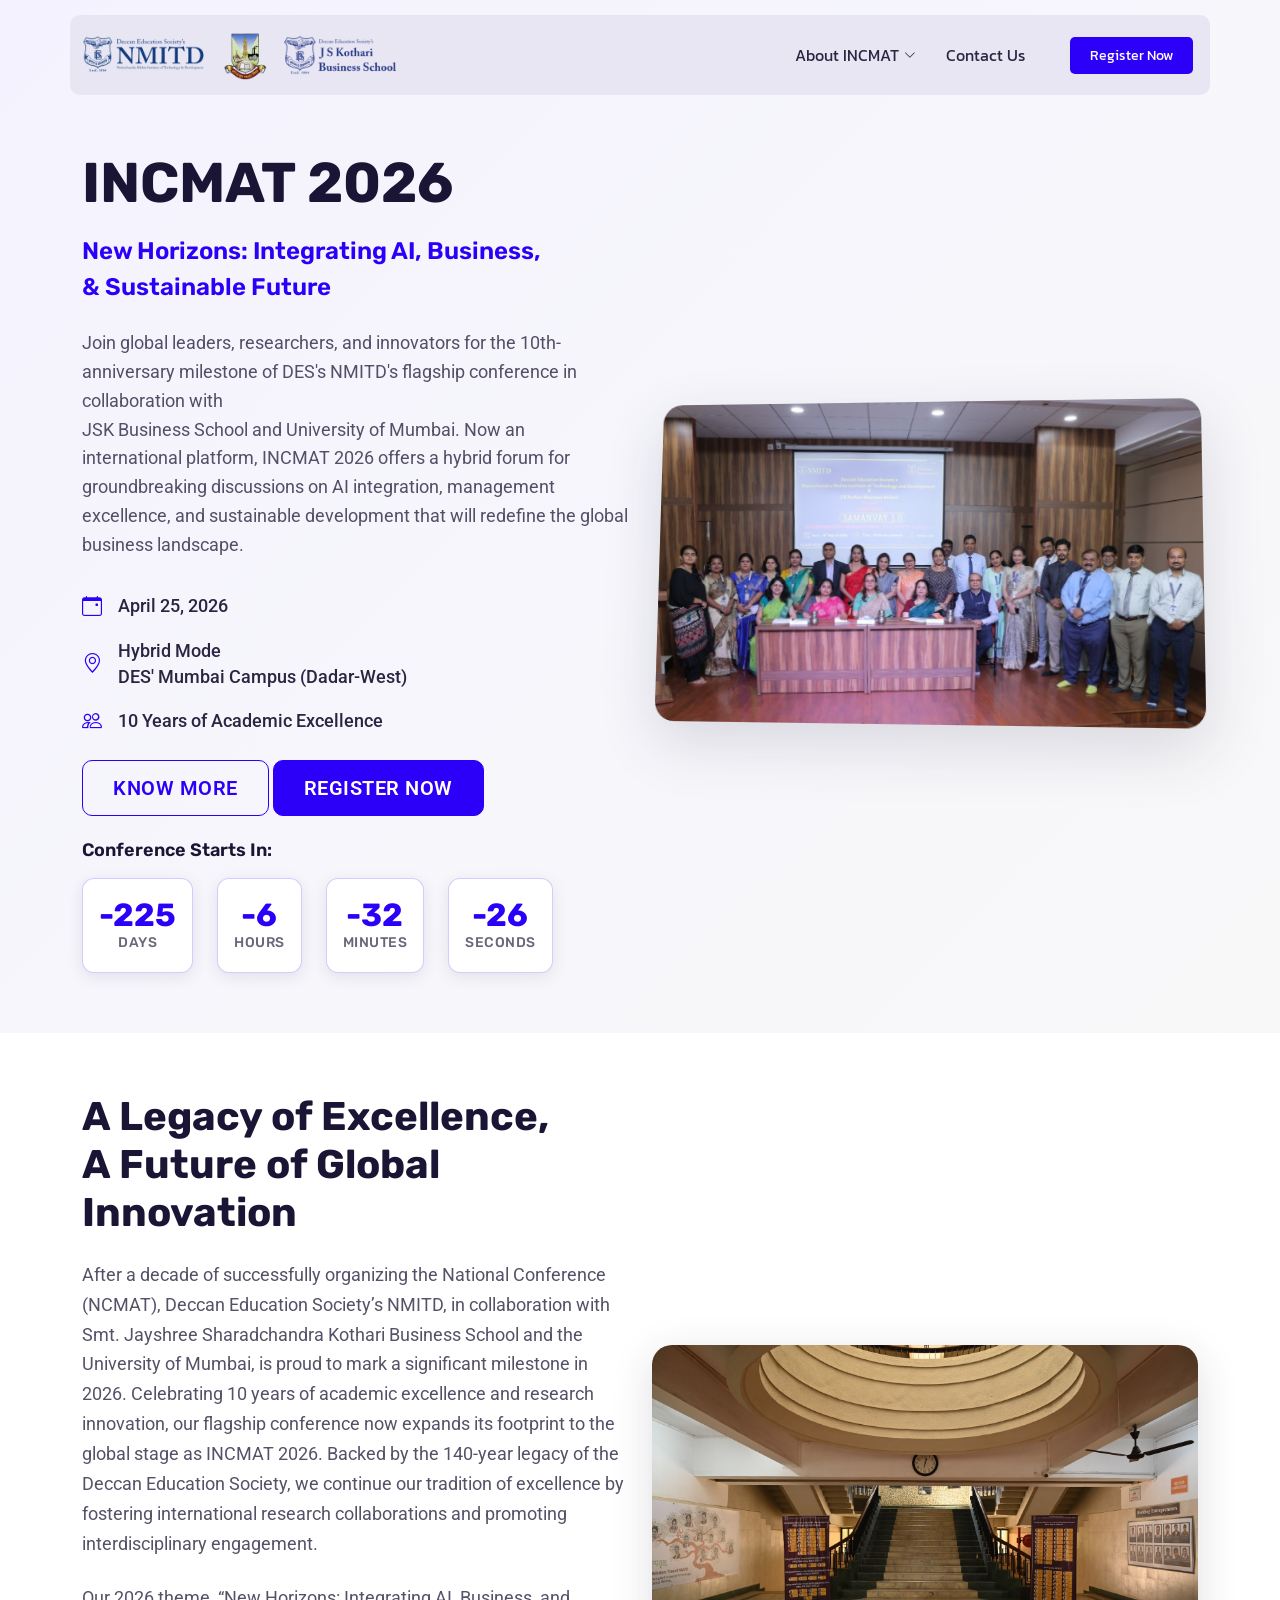
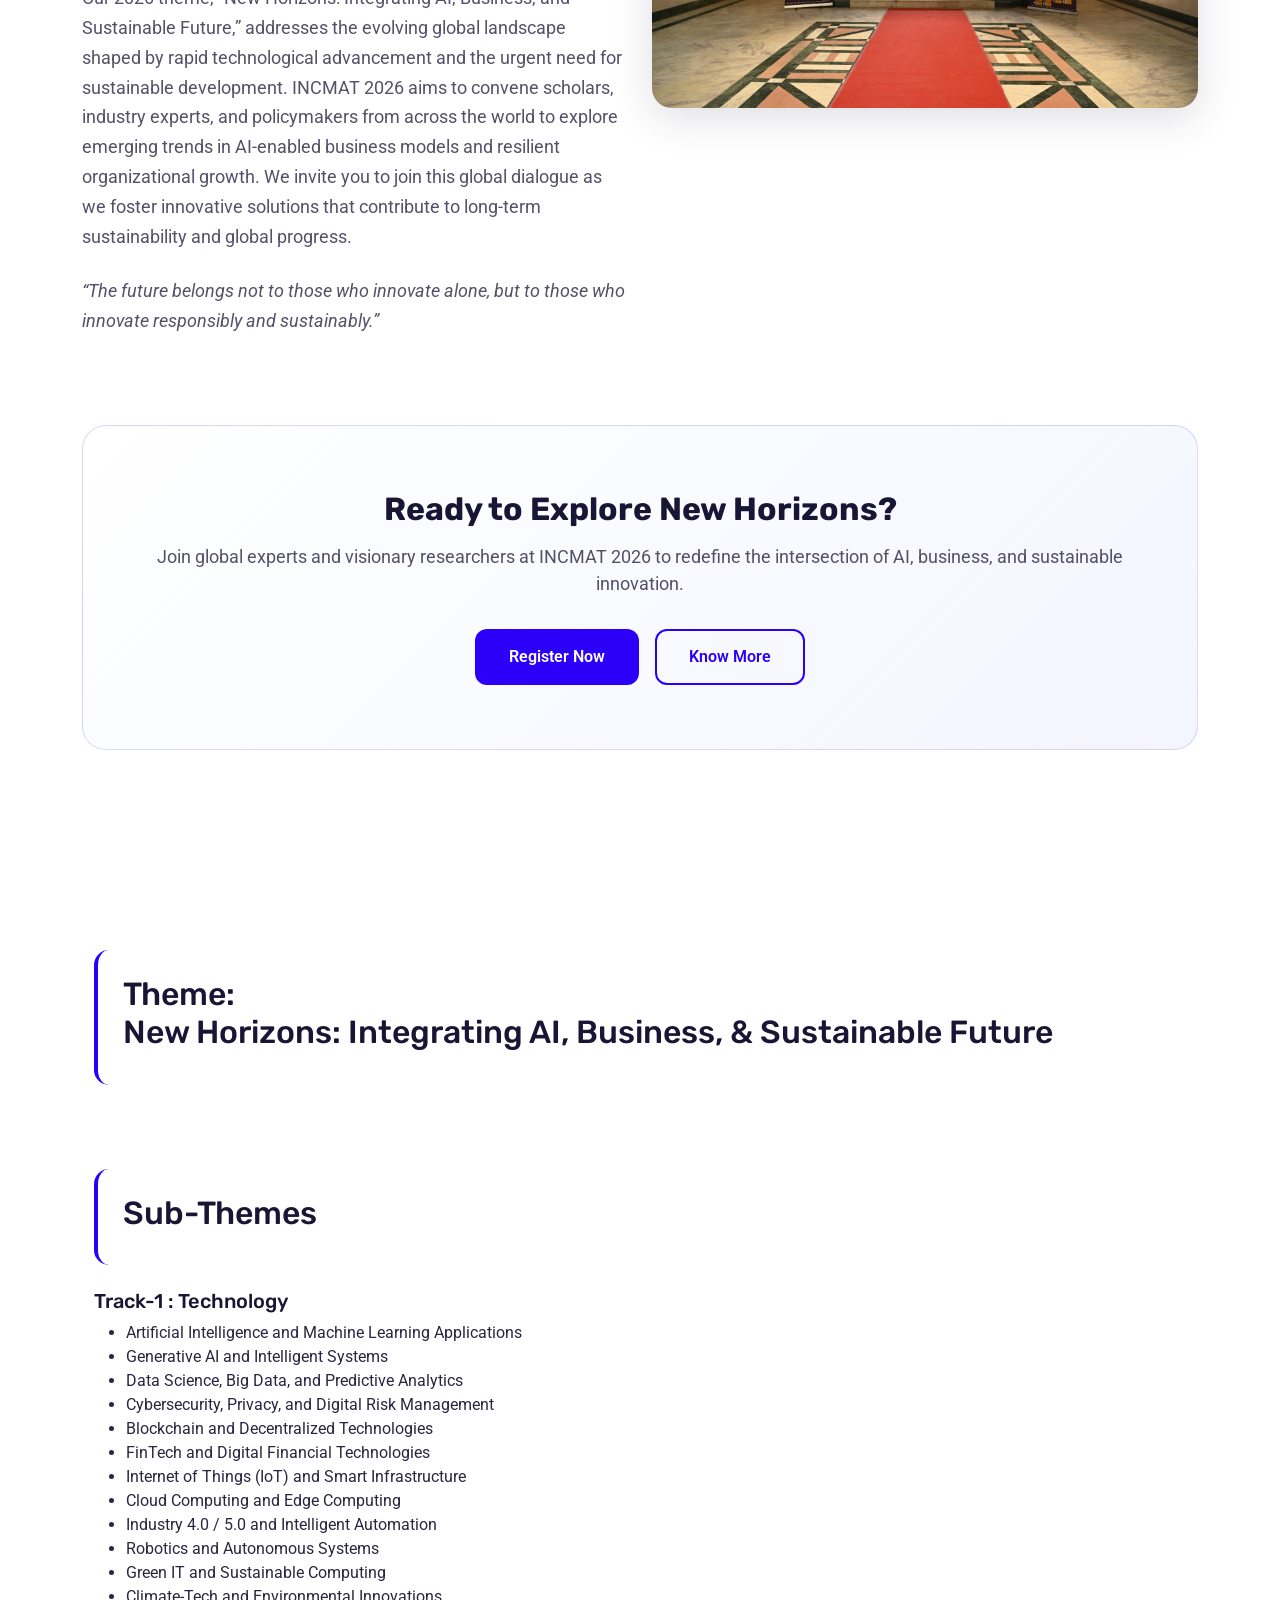
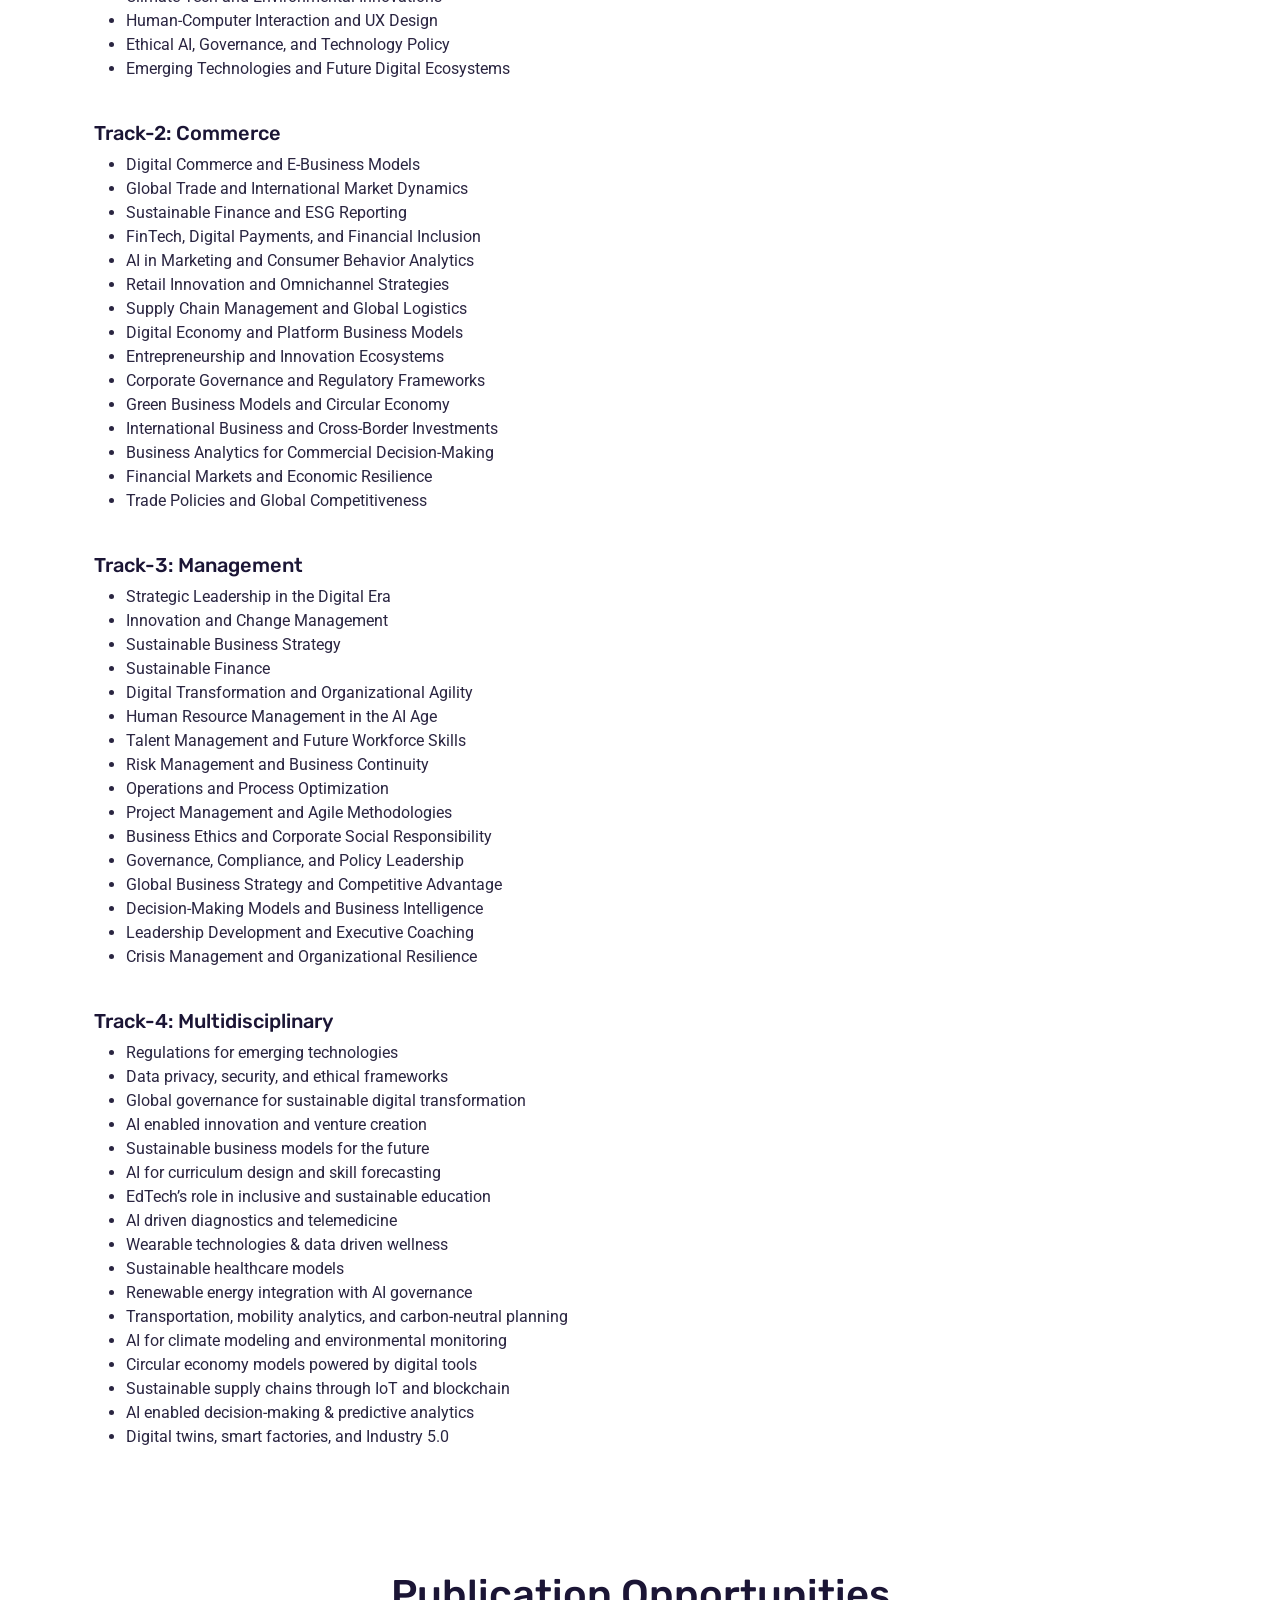
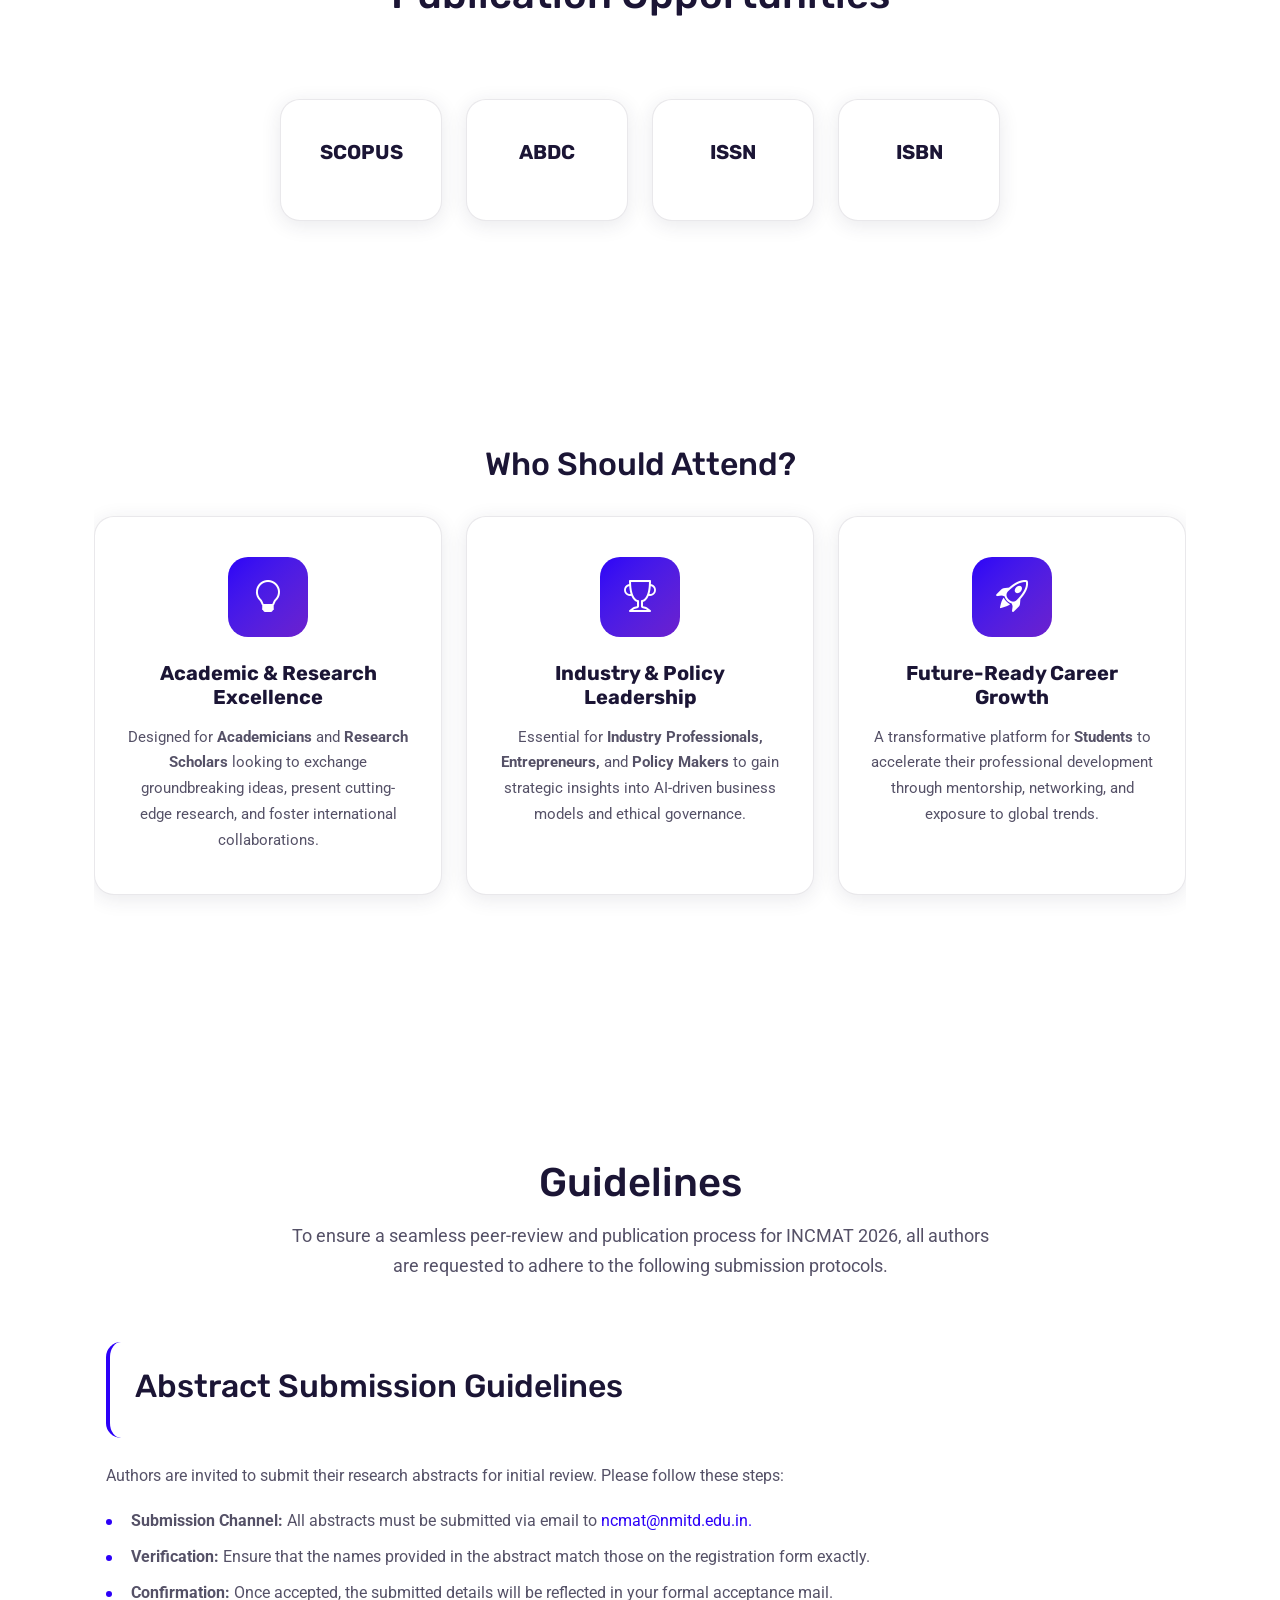
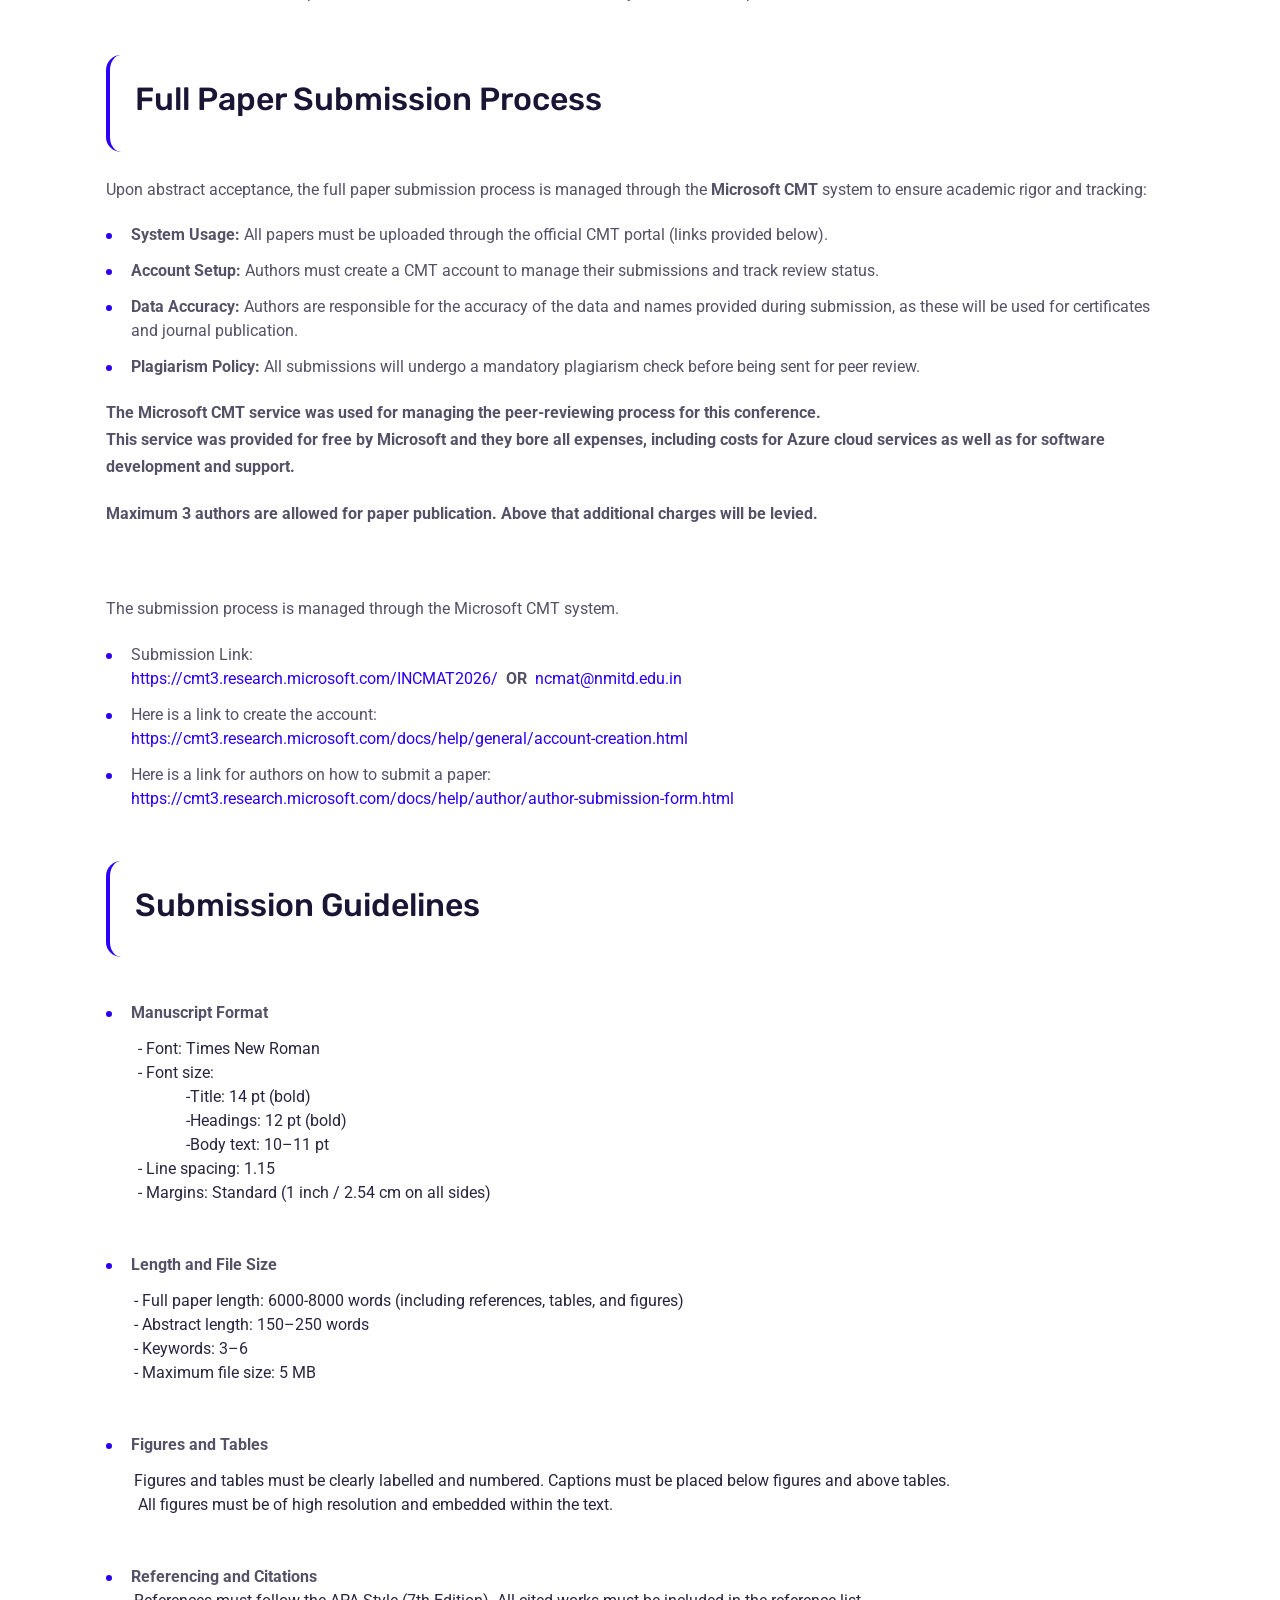
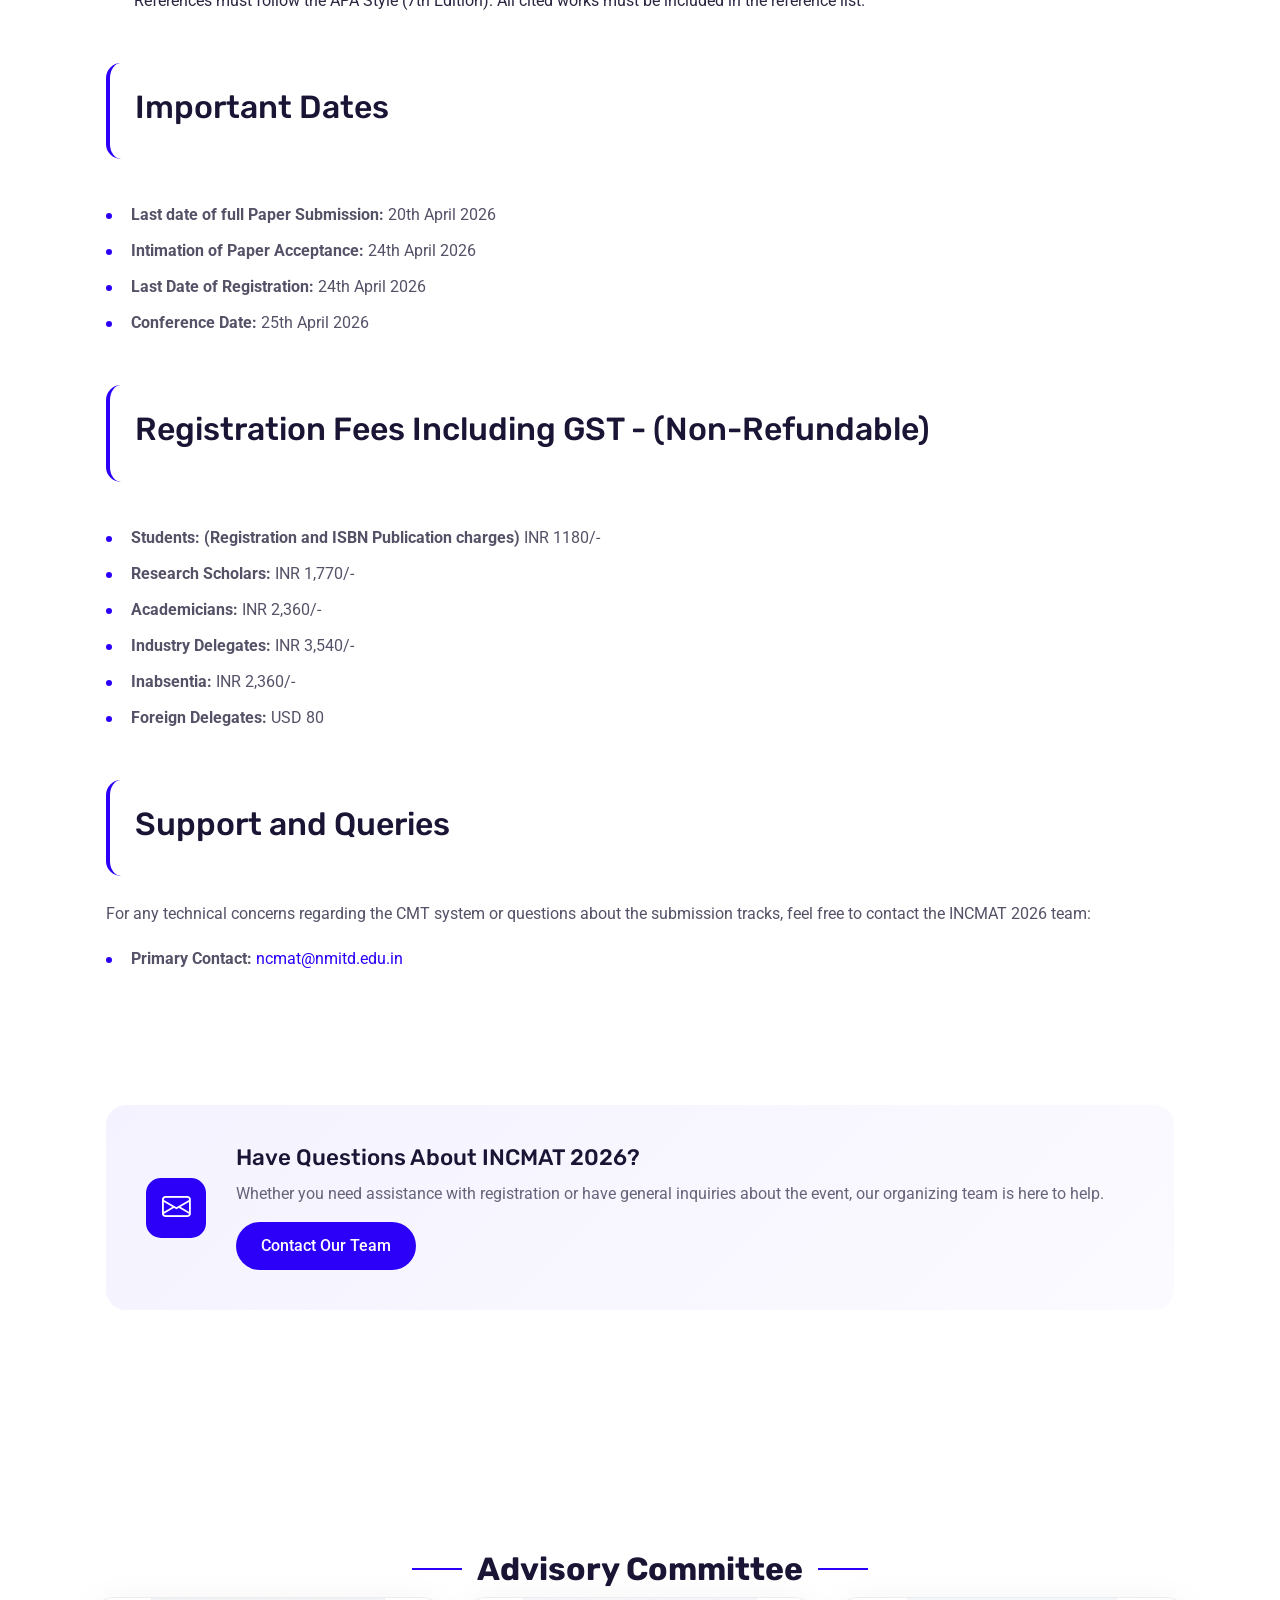
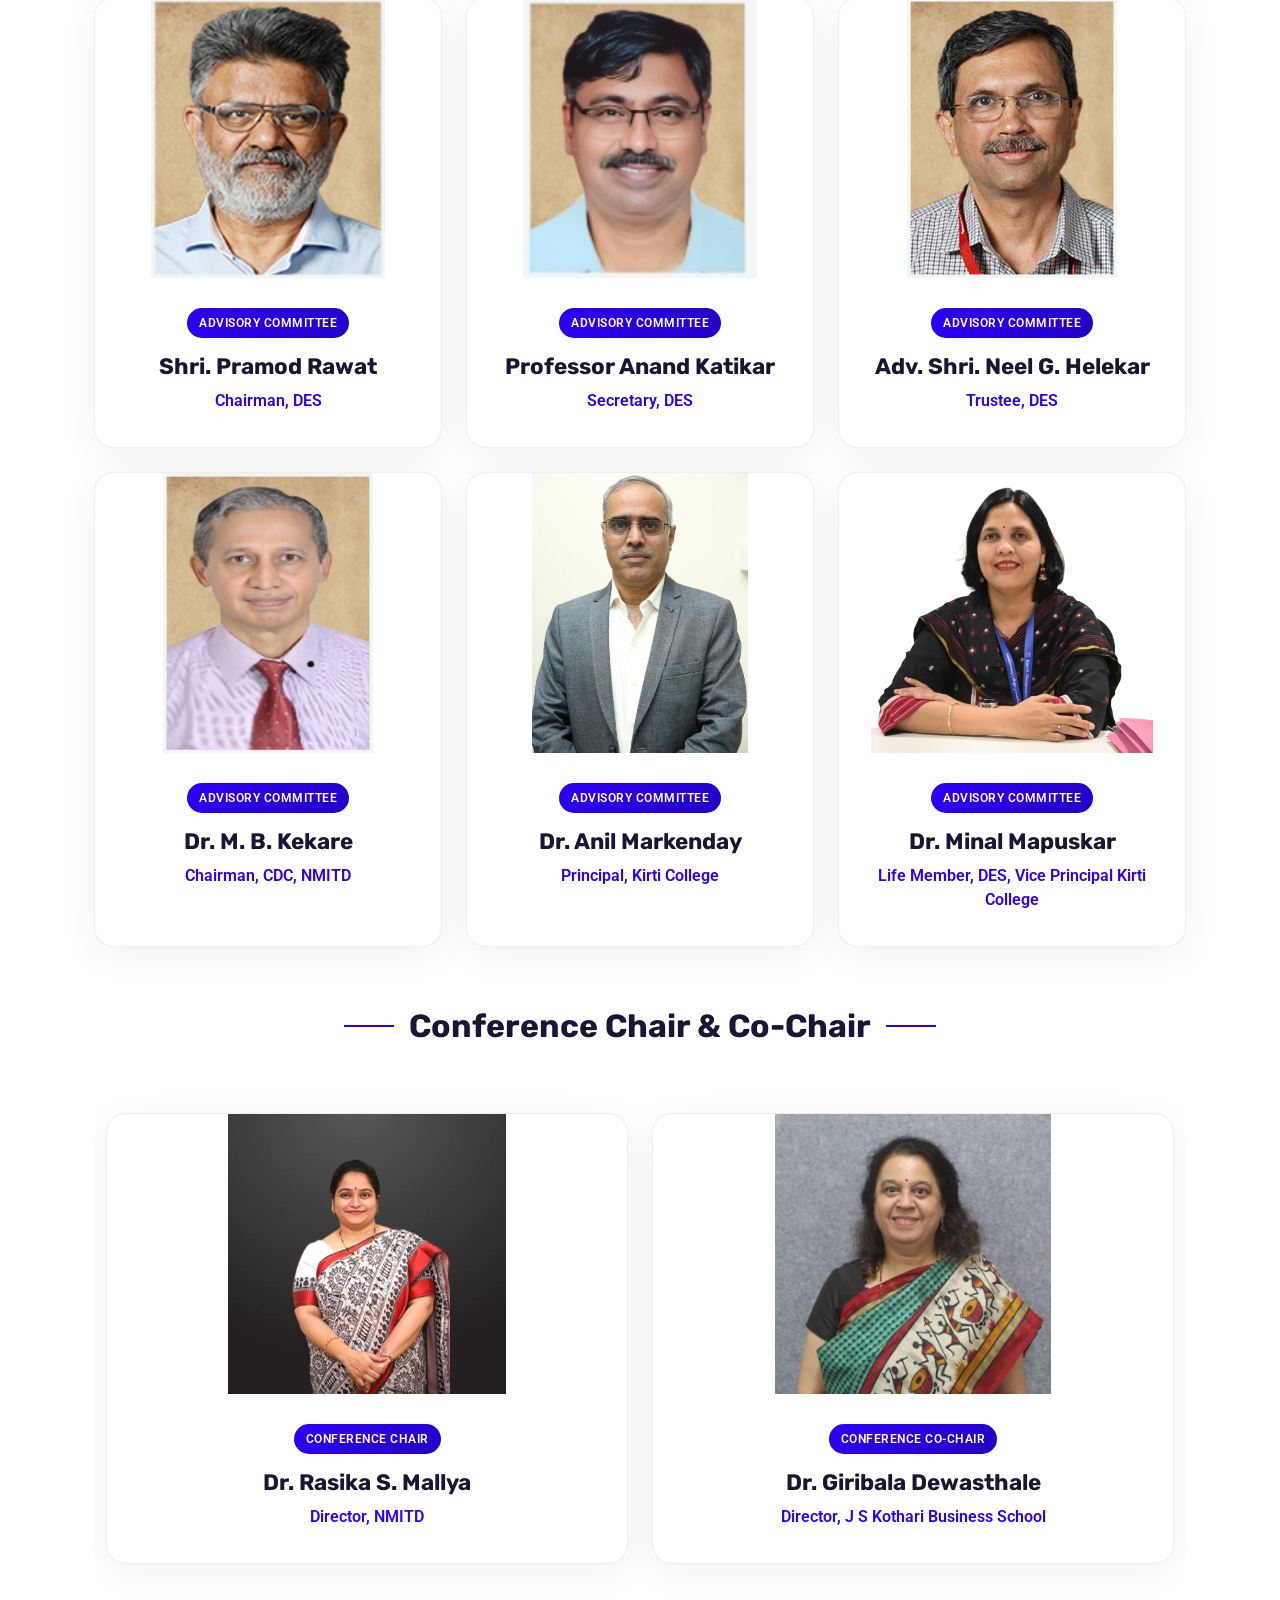
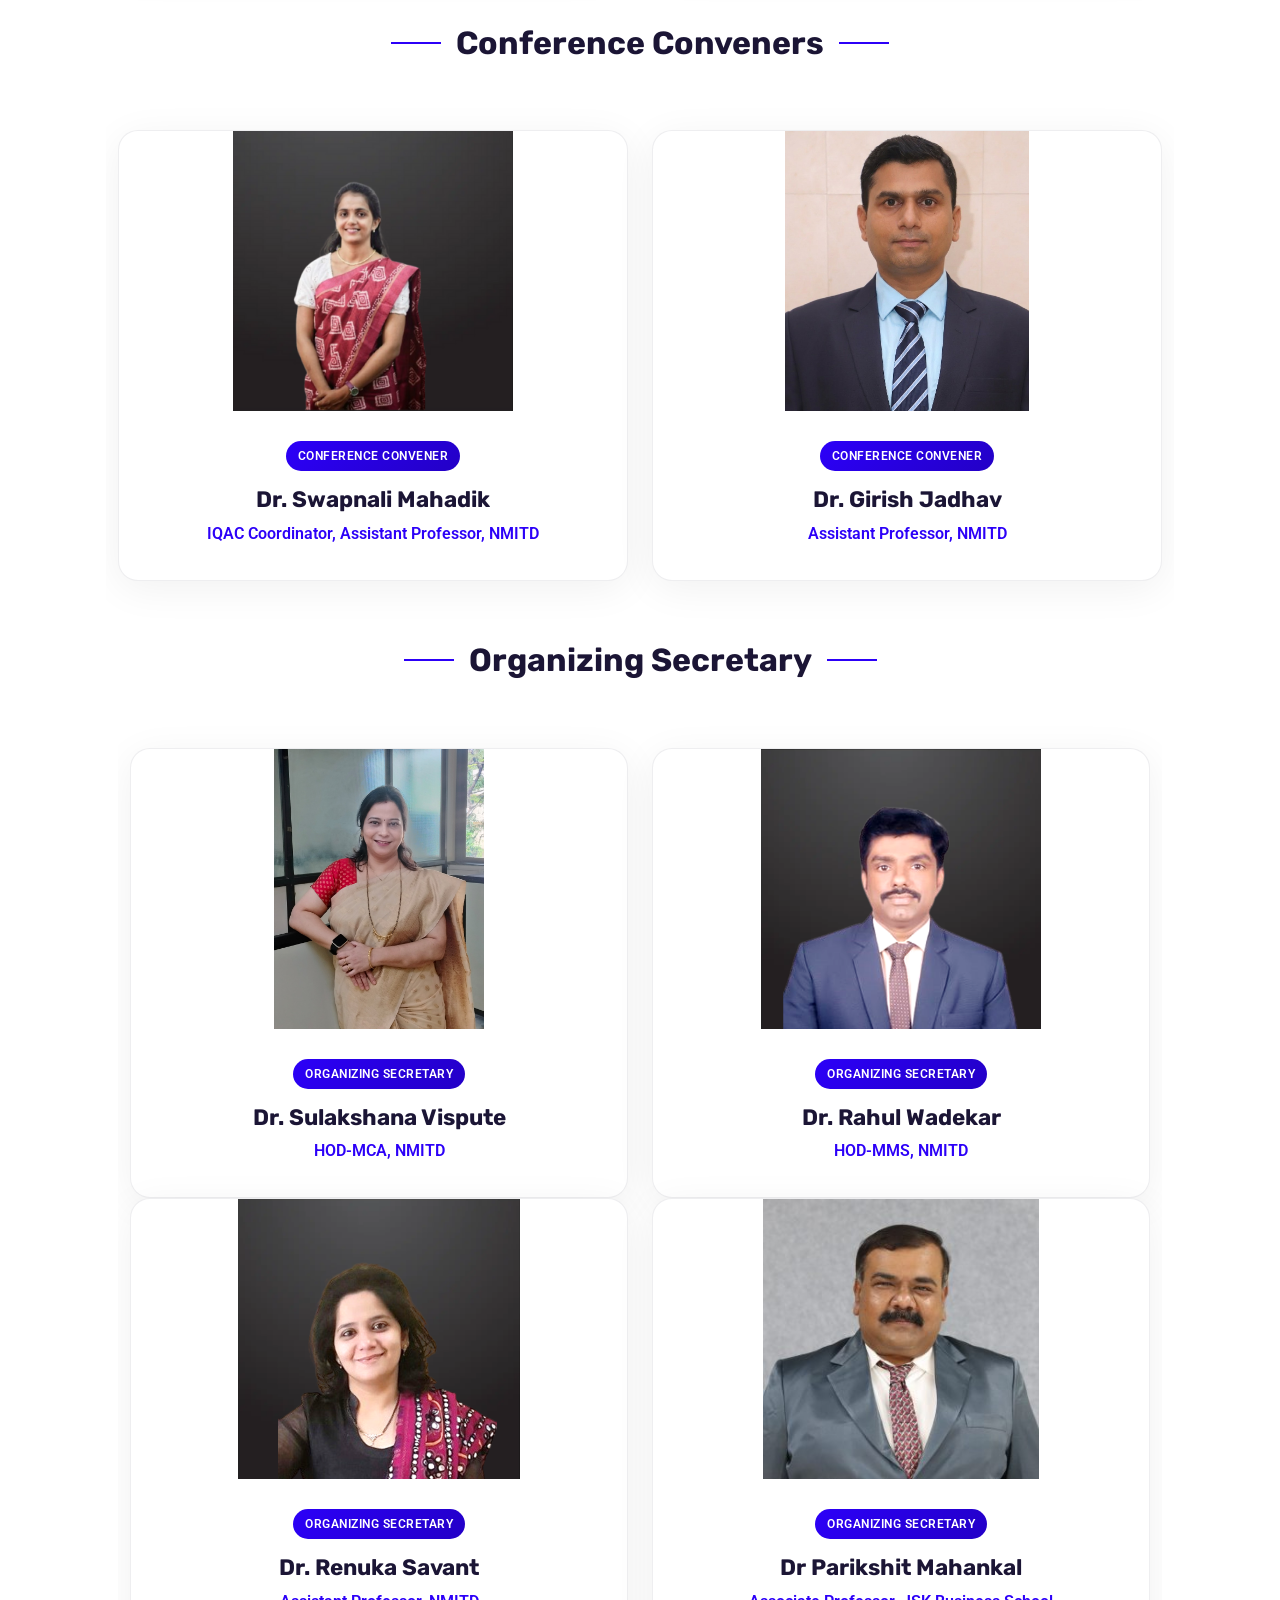
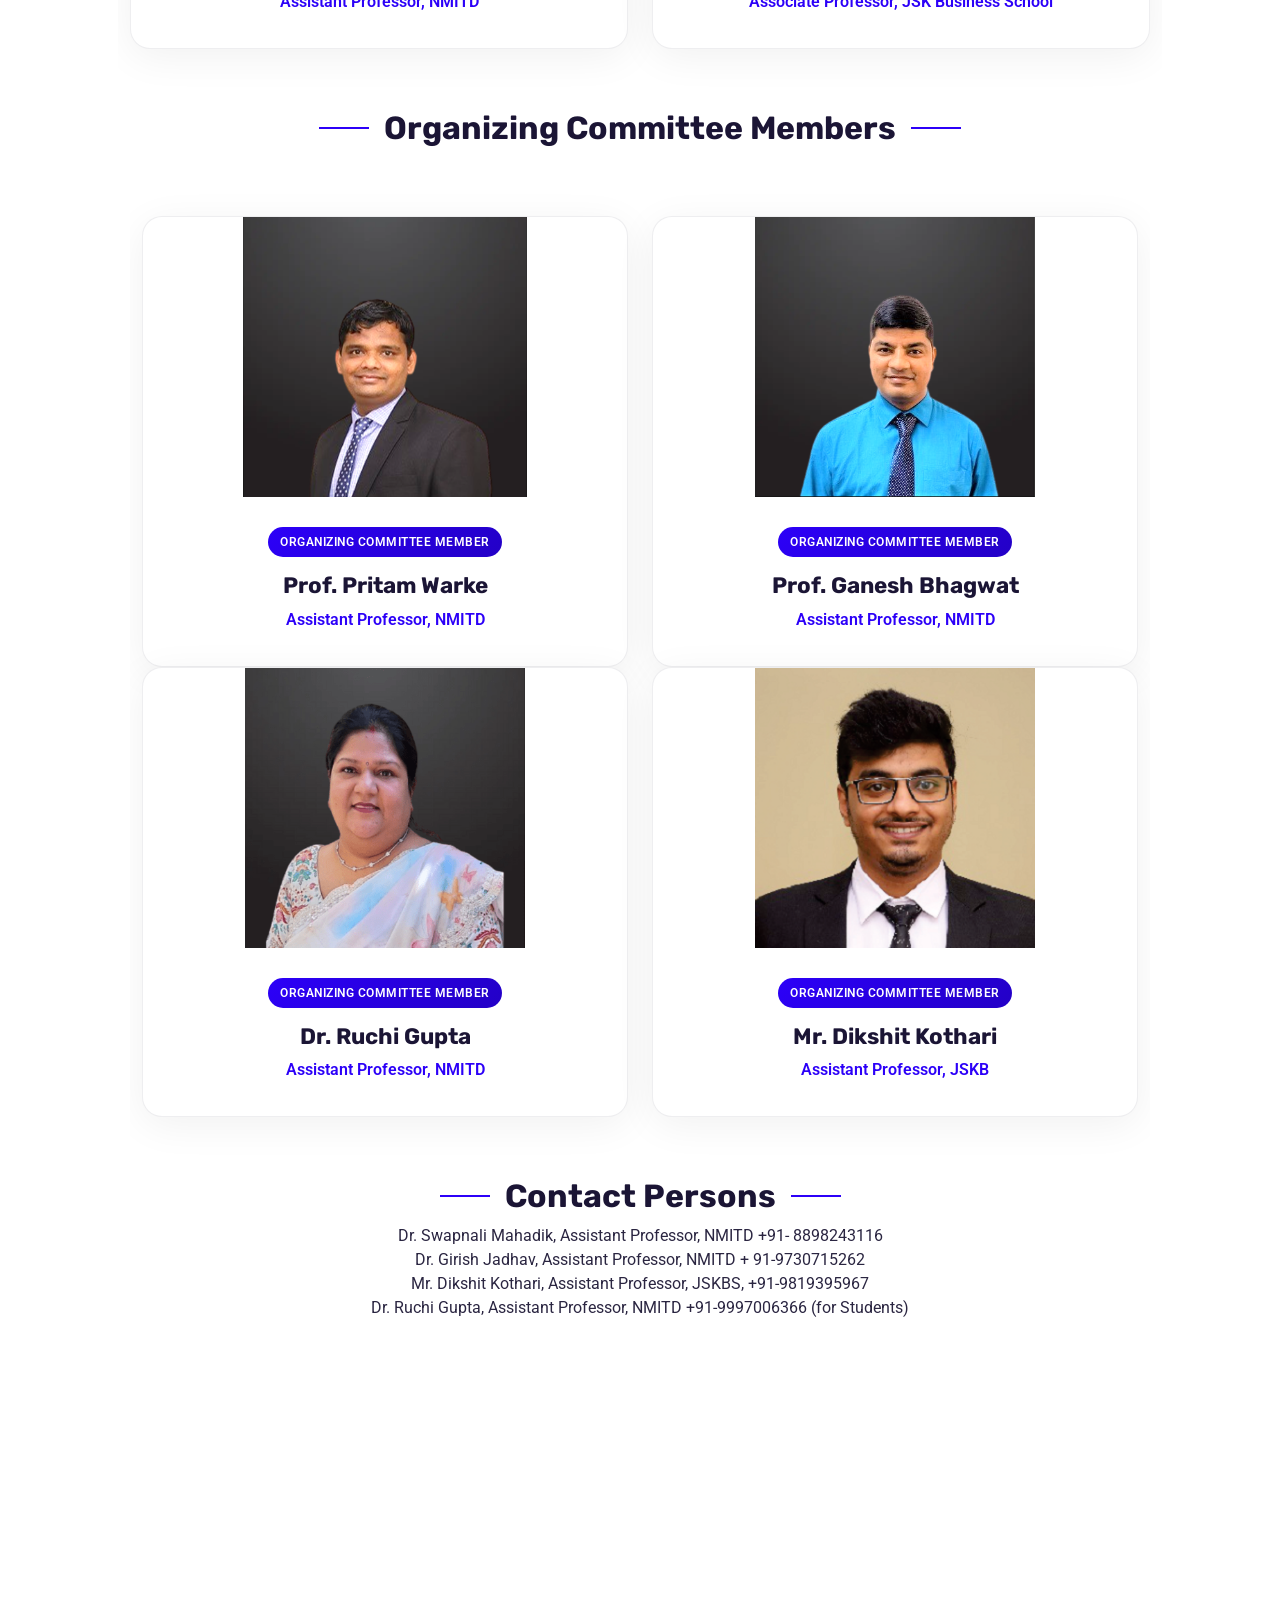
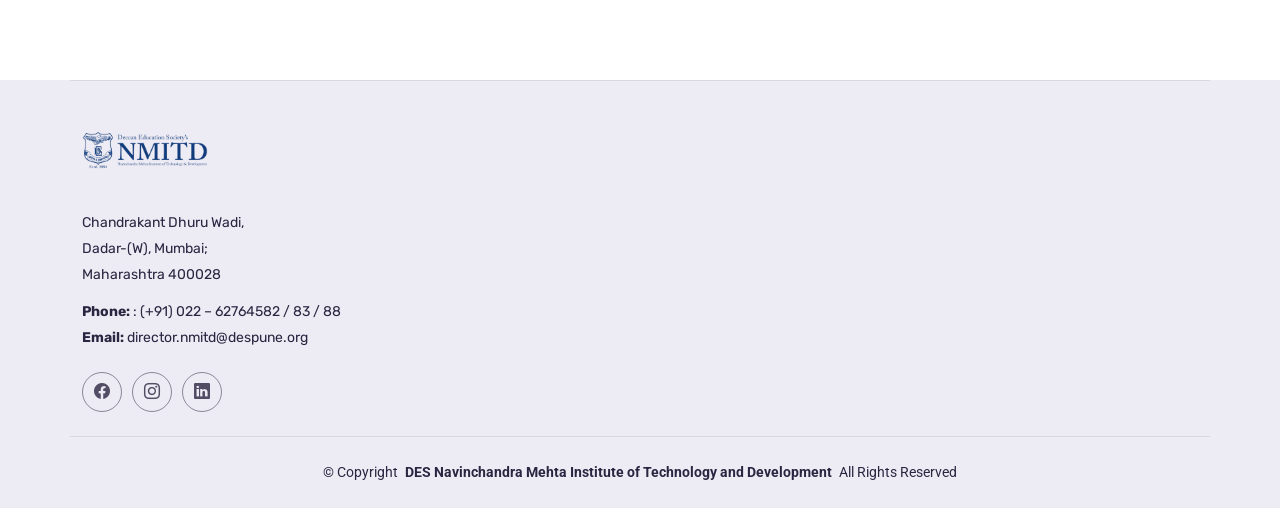
<file: index.html>
<!DOCTYPE html>
<html lang="en">

<head>
  <meta charset="utf-8">
  <meta content="width=device-width, initial-scale=1.0" name="viewport">
  <title>INCMAT | 2026</title>
  <meta name="description" content="">
  <meta name="keywords" content="">

  <!-- Favicons -->
  <link href="favicon.png" rel="icon">
  <!-- Fonts -->
  <link href="https://fonts.googleapis.com" rel="preconnect">
  <link href="https://fonts.gstatic.com" rel="preconnect" crossorigin>
  <link href="https://fonts.googleapis.com/css2?family=Roboto:ital,wght@0,100;0,300;0,400;0,500;0,700;0,900;1,100;1,300;1,400;1,500;1,700;1,900&family=Rubik:ital,wght@0,300;0,400;0,500;0,600;0,700;0,800;0,900;1,300;1,400;1,500;1,600;1,700;1,800;1,900&family=Kanit:ital,wght@0,100;0,200;0,300;0,400;0,500;0,600;0,700;0,800;0,900;1,100;1,200;1,300;1,400;1,500;1,600;1,700;1,800;1,900&display=swap" rel="stylesheet">

  <!-- Vendor CSS Filefus -->
  <link href="bootstrap.min.css" rel="stylesheet">
  <link href="bootstrap-icons.css" rel="stylesheet">
  <link href="aos.css" rel="stylesheet">
  <link href="swiper-bundle.min.css" rel="stylesheet">
  <link href="glightbox.min.css" rel="stylesheet">

  <!-- Main CSS File -->
  <link href="main.css" rel="stylesheet">
  <link rel="stylesheet" href="https://cdn.jsdelivr.net/npm/bootstrap-icons@1.11.3/font/bootstrap-icons.min.css">
</head>

<body class="index-page">

  <header id="header" class="header d-flex align-items-center fixed-top">
    <div class="header-container container-fluid container-xl position-relative d-flex align-items-center justify-content-between">

      <a href="index.html" class="logo d-flex align-items-center">
        <img src="navlogo.png" alt=""> 
      </a>

      <nav id="navmenu" class="navmenu">
        <ul>
          <li class="dropdown"><a href="#about"><span>About INCMAT</span> <i class="bi bi-chevron-down toggle-dropdown"></i></a>
            <ul>
              <li><a href="#theme">Theme</a></li>
              <li><a href="#publication">Publication Opportunities</a></li>
              <li><a href="#attend">Who Should Attend</a></li>
              <li><a href="#guidelines">Guidelines</a></li>
              <li><a href="#dates">Important Dates</a></li>
              <li><a href="#fees">Registration Fees</a></li>
              <li><a href="#committee">Committees</a></li>
            </ul>
          </li>
          <li><a href="contact.html">Contact Us</a></li>
          <a class="btn-getstarted" href="https://forms.gle/KTy7191DpLmSvgJC8">Register Now</a>
        </ul>
        <i class="mobile-nav-toggle d-xl-none bi bi-list"></i>
      </nav>
    </div>
  </header>

  <main class="main">

    <!-- Hero Section -->
    <section id="hero" class="hero section">

      <div class="container" data-aos="fade-up" data-aos-delay="100">

        <div class="row align-items-center">
          <div class="col-lg-6" data-aos="fade-right" data-aos-delay="200">
            <h1 class="hero-title">INCMAT 2026</h1>
            <p class="hero-subtitle">New Horizons: Integrating AI, Business,<br>& Sustainable Future</p>
            <p class="hero-description">Join global leaders, researchers, and innovators for the 10th-anniversary milestone of DES's NMITD's flagship conference in collaboration with <br>JSK Business School and University of Mumbai. Now an international platform, INCMAT 2026 offers a hybrid forum for groundbreaking discussions on AI integration, management excellence, and sustainable development that will redefine the global business landscape.</p>

            <div class="event-details mb-4">
              <div class="detail-item" data-aos="fade-up" data-aos-delay="300">
                <i class="bi bi-calendar-event"></i>
                <span>April 25, 2026</span>
              </div>
              <div class="detail-item" data-aos="fade-up" data-aos-delay="350">
                <i class="bi bi-geo-alt"></i>
                <span>Hybrid Mode <br> DES' Mumbai Campus (Dadar-West)</span>
              </div>
              <div class="detail-item" data-aos="fade-up" data-aos-delay="400">
                <i class="bi bi-people"></i>
                <span>10 Years of Academic Excellence</span>
              </div>
            </div>

            <div class="hero-actions" data-aos="fade-up" data-aos-delay="450">
              <a href="#theme" class="btn btn-outline-primary btn-lg">Know More</a>
              <a href="https://forms.gle/KTy7191DpLmSvgJC8" class="btn btn-primary btn-lg me-3">Register Now</a>
            </div>

            <div class="countdown-wrapper mt-4" data-aos="fade-up" data-aos-delay="500">
              <h5 class="countdown-title">Conference Starts In:</h5>
              <div class="countdown d-flex justify-content-start" data-count="2026/04/25">
                <div>
                  <h3 class="count-days"></h3>
                  <h4>Days</h4>
                </div>
                <div>
                  <h3 class="count-hours"></h3>
                  <h4>Hours</h4>
                </div>
                <div>
                  <h3 class="count-minutes"></h3>
                  <h4>Minutes</h4>
                </div>
                <div>
                  <h3 class="count-seconds"></h3>
                  <h4>Seconds</h4>
                </div>
              </div>
            </div>
          </div>

          <div class="col-lg-6" data-aos="fade-left" data-aos-delay="300">
            <div class="hero-image-wrapper">
              <img src="hero.jpeg" class="img-fluid hero-image">
              </div>
            </div>
          </div>
        </div>

      </div>

    </section><!-- /Hero Section -->

    <!-- About Section -->
    <section id="about" class="about section">

      <div class="container" data-aos="fade-up" data-aos-delay="100">

        <div class="row align-items-center">
          <div class="col-lg-6 mb-4 mb-lg-0">
            <div class="content">
              <h2 data-aos="fade-up" data-aos-delay="200">A Legacy of Excellence, <br>A Future of Global Innovation</h2>
              <p data-aos="fade-up" data-aos-delay="300">After a decade of successfully organizing the National Conference (NCMAT), Deccan Education Society’s NMITD, in collaboration with Smt. Jayshree Sharadchandra Kothari Business School and the University of Mumbai, is proud to mark a significant milestone in 2026. Celebrating 10 years of academic excellence and research innovation, our flagship conference now expands its footprint to the global stage as INCMAT 2026. Backed by the 140-year legacy of the Deccan Education Society, we continue our tradition of excellence by fostering international research collaborations and promoting interdisciplinary engagement.</p>
              <p data-aos="fade-up" data-aos-delay="400">Our 2026 theme, “New Horizons: Integrating AI, Business, and Sustainable Future,” addresses the evolving global landscape shaped by rapid technological advancement and the urgent need for sustainable development. INCMAT 2026 aims to convene scholars, industry experts, and policymakers from across the world to explore emerging trends in AI-enabled business models and resilient organizational growth. We invite you to join this global dialogue as we foster innovative solutions that contribute to long-term sustainability and global progress.</p>
              <P><i>“The future belongs not to those who innovate alone, but to those who innovate responsibly and sustainably.”</i></P>
            </div>
          </div>

          <div class="col-lg-6">
            <div class="image-wrapper" data-aos="zoom-in" data-aos-delay="300">
              <img src="about.jpeg" alt="Event showcase" class="img-fluid">
            </div>
          </div>
        </div>
<div class="cta-section" data-aos="fade-up" data-aos-delay="100">
          <div class="text-center">
            <h3>Ready to Explore New Horizons?</h3>
            <p>Join global experts and visionary researchers at INCMAT 2026 to redefine the intersection of AI, business, and sustainable innovation.</p>
            <div class="cta-buttons">
              <a href="https://forms.gle/KTy7191DpLmSvgJC8" class="btn btn-primary">Register Now</a>
              <a href="#theme" class="btn btn-outline">Know More</a>
            </div>
          </div>
        </div>

        <section id="terms-of-service" class="terms-of-service section">
      <br><br><br><br>
      <div class="container" data-aos="fade-up">
        <!-- Content -->
        <div class="tos-content" data-aos="fade-up" data-aos-delay="200">
          <br>
<div id="theme" class="content-section"> 
            <div class="alert-box">
            <h2>Theme:
              <br>New Horizons: Integrating AI, Business, & Sustainable Future</h2>
            </div><br>
           <div class="tos-header text-center" data-aos="fade-up">
          <h2></h2>
        </div>
          <!-- User Accounts -->
          <div id="user-accounts" class="content-section"> 
            <div class="alert-box">
            <h2>Sub-Themes</h2>
            </div><br>
            <h5>Track-1 : Technology</h5>
            <ul>
              <li>Artificial Intelligence and Machine Learning Applications</li>
              <li>Generative AI and Intelligent Systems</li>
              <li>Data Science, Big Data, and Predictive Analytics</li>
              <li>Cybersecurity, Privacy, and Digital Risk Management</li>
              <li>Blockchain and Decentralized Technologies</li>
              <li>FinTech and Digital Financial Technologies</li>
              <li>Internet of Things (IoT) and Smart Infrastructure</li>
              <li>Cloud Computing and Edge Computing</li>
              <li>Industry 4.0 / 5.0 and Intelligent Automation</li>
              <li>Robotics and Autonomous Systems</li>
              <li>Green IT and Sustainable Computing</li>
              <li>Climate-Tech and Environmental Innovations</li>
              <li>Human-Computer Interaction and UX Design</li>
              <li>Ethical AI, Governance, and Technology Policy</li>
              <li>Emerging Technologies and Future Digital Ecosystems</li>
            </ul>

            <br>
            <h5>Track-2: Commerce </h5>
            <ul>
              <li>Digital Commerce and E-Business Models</li>
              <li>Global Trade and International Market Dynamics</li>
              <li>Sustainable Finance and ESG Reporting</li>
              <li>FinTech, Digital Payments, and Financial Inclusion</li>
              <li>AI in Marketing and Consumer Behavior Analytics</li>
              <li>Retail Innovation and Omnichannel Strategies</li>
              <li>Supply Chain Management and Global Logistics</li>
              <li>Digital Economy and Platform Business Models</li>
              <li>Entrepreneurship and Innovation Ecosystems</li>
              <li>Corporate Governance and Regulatory Frameworks</li>
              <li>Green Business Models and Circular Economy</li>
              <li>International Business and Cross-Border Investments</li>
              <li>Business Analytics for Commercial Decision-Making</li>
              <li>Financial Markets and Economic Resilience</li>
              <li>Trade Policies and Global Competitiveness</li>
            </ul>
            <br>
            <h5>Track-3: Management </h5>
            <ul>
              <li>Strategic Leadership in the Digital Era</li>
              <li>Innovation and Change Management</li>
              <li>Sustainable Business Strategy</li>
              <li>Sustainable Finance </li>
              <li>Digital Transformation and Organizational Agility</li>
              <li>Human Resource Management in the AI Age</li>
              <li>Talent Management and Future Workforce Skills</li>
              <li>Risk Management and Business Continuity</li>
              <li>Operations and Process Optimization</li>
              <li>Project Management and Agile Methodologies</li>
              <li>Business Ethics and Corporate Social Responsibility</li>
              <li>Governance, Compliance, and Policy Leadership</li>
              <li>Global Business Strategy and Competitive Advantage</li>
              <li>Decision-Making Models and Business Intelligence</li>
              <li>Leadership Development and Executive Coaching</li>
              <li>Crisis Management and Organizational Resilience</li>
            </ul>
             <br>
            <h5>Track-4: Multidisciplinary </h5>
            <ul>
              <li>Regulations for emerging technologies </li>
              <li>Data privacy, security, and ethical frameworks </li>
              <li>Global governance for sustainable digital transformation</li>
              <li>AI enabled innovation and venture creation </li>
              <li>Sustainable business models for the future </li>
              <li>AI for curriculum design and skill forecasting </li>
              <li>EdTech’s role in inclusive and sustainable education</li>
              <li>AI driven diagnostics and telemedicine </li>
              <li>Wearable technologies & data driven wellness </li>
              <li>Sustainable healthcare models</li>
              <li>Renewable energy integration with AI governance </li>
              <li>Transportation, mobility analytics, and carbon-neutral planning</li>
              <li>AI for climate modeling and environmental monitoring </li>
              <li>Circular economy models powered by digital tools </li>
              <li>Sustainable supply chains through IoT and blockchain</li>
              <li>AI enabled decision-making & predictive analytics </li>
              <li>Digital twins, smart factories, and Industry 5.0</li>
            </ul>
           </div>
            </div>
<br><br><br>
            <div id="publication" class="content-section"> 
            <div class="tos-header text-center" data-aos="fade-up">
          <h2>Publication Opportunities</h2>
         <div class="features-grid">
          <div class="row g-4 justify-content-center">
  <div class="col-lg-2 col-md-3" data-aos="fade-up" data-aos-delay="200">
    <div class="feature-card">
      <h4>SCOPUS</h4>
    </div>
  </div>

  <div class="col-lg-2 col-md-3" data-aos="fade-up" data-aos-delay="300">
    <div class="feature-card">
      <h4>ABDC</h4>
    </div>
  </div>

  <div class="col-lg-2 col-md-3" data-aos="fade-up" data-aos-delay="400">
    <div class="feature-card">
      <h4>ISSN</h4>
    </div>
  </div>

  <div class="col-lg-2 col-md-3" data-aos="fade-up" data-aos-delay="500">
    <div class="feature-card">
      <h4>ISBN</h4>
    </div>
  </div>
</div>
          </div>

          </div>
<br>
<section id="attend" class="attend section"> <!--attend section begins-->
        <div class="features-grid">
          <div class="row g-4">
            <h2 class="text-center">Who Should Attend?</h2>
            <div class="col-lg-4 col-md-6" data-aos="fade-up" data-aos-delay="200">
              <div class="feature-card">
                <div class="feature-icon">
                  <i class="bi bi-lightbulb"></i> 
                </div>
                <h4>Academic & Research Excellence</h4>
                <p>Designed for <b>Academicians</b> and <b>Research Scholars</b> looking to exchange groundbreaking ideas, present cutting-edge research, and foster international collaborations.</p>
              </div>
            </div>

            <div class="col-lg-4 col-md-6" data-aos="fade-up" data-aos-delay="300">
              <div class="feature-card">
                <div class="feature-icon">
                  <i class="bi bi-trophy"></i>
                </div>
                <h4>Industry & Policy Leadership</h4>
                <p>Essential for <b>Industry Professionals, Entrepreneurs,</b> and <b>Policy Makers</b> to gain strategic insights into AI-driven business models and ethical governance.</p>
              </div>
            </div>

            <div class="col-lg-4 col-md-6" data-aos="fade-up" data-aos-delay="400">
              <div class="feature-card">
                <div class="feature-icon">
                  <i class="bi bi-rocket-takeoff"></i>
                </div>
                <h4>Future-Ready Career Growth</h4>
                <p>A transformative platform for <b>Students</b> to accelerate their professional development through mentorship, networking, and exposure to global trends.</p>
              </div>
            </div>
          </div>
        </section><!--Attend Section ends-->
        
<section id="guidelines" class="terms-of-service section">
      <br><br><br><br>
      <div class="container" data-aos="fade-up">
        <!-- Page Header -->
        <div class="tos-header text-center" data-aos="fade-up">
          <h2>Guidelines</h2>
          <p>To ensure a seamless peer-review and publication process for INCMAT 2026, all authors are requested to adhere to the following submission protocols.
        </div>

        <!-- Content -->
        <div class="tos-content" data-aos="fade-up" data-aos-delay="200">
          <div id="intellectual-property" class="content-section">
            <div id="user-accounts" class="content-section"> 
            <div class="alert-box">
            <h2>Abstract Submission Guidelines</h2>
            </div><br>
            <p>Authors are invited to submit their research abstracts for initial review. Please follow these steps:</p>
            <ul class="list-items">
              <li><b>Submission Channel: </b>All abstracts must be submitted via email to <a href="ncmat@nmitd.edu.in.">ncmat@nmitd.edu.in.</a></li>
              <li><b>Verification: </b>Ensure that the names provided in the abstract match those on the registration form exactly.</li>
              <li><b>Confirmation: </b> Once accepted, the submitted details will be reflected in your formal acceptance mail.</li>
            </ul>
          </div>


            <div id="intellectual-property" class="content-section">
            <div id="user-accounts" class="content-section"> 
            <div class="alert-box">
            <h2>Full Paper Submission Process</h2>
            </div><br>
            <p>Upon abstract acceptance, the full paper submission process is managed through the <b>Microsoft CMT</b> system to ensure academic rigor and tracking:</p>
            <ul class="list-items">
              <li><b>System Usage:</b> All papers must be uploaded through the official CMT portal (links provided below).</a></li>
              <li><b>Account Setup:</b> Authors must create a CMT account to manage their submissions and track review status.</li>
              <li><b>Data Accuracy:</b> Authors are responsible for the accuracy of the data and names provided during submission, as these will be used for certificates and journal publication.</li>
              <li><b>Plagiarism Policy:</b> All submissions will undergo a mandatory plagiarism check before being sent for peer review.</li>
            </ul>
            <p><b>The Microsoft CMT service was used for managing the peer-reviewing process for this conference.<br>This service was provided for free by Microsoft and they bore all expenses, including costs for Azure cloud services as well as for software development and support.</b></p>
              <p><b>Maximum 3 authors are allowed for paper publication. Above that additional charges will be levied.</b></p>
               <ul class="list-items">
                 <br>
                 <br>
                 <p>The submission process is managed through the Microsoft CMT system.</p>
                 <li>Submission Link:
                   <br><a href="https://cmt3.research.microsoft.com/INCMAT2026/">https://cmt3.research.microsoft.com/INCMAT2026/</a> &nbsp;<b>OR</b>&nbsp; <a href="ncmat@nmitd.edu.in">ncmat@nmitd.edu.in</a></li>
                 <li>Here is a link to create the account:
                   <br><a href="https://cmt3.research.microsoft.com/docs/help/general/account-creation.html">https://cmt3.research.microsoft.com/docs/help/general/account-creation.html</a></li>
                 <li>Here is a link for authors on how to submit a paper:
                   <br><a href="https://cmt3.research.microsoft.com/docs/help/author/author-submission-form.html">https://cmt3.research.microsoft.com/docs/help/author/author-submission-form.html</a></li>
               </ul>
          </div>

              <div class="tos-content" data-aos="fade-up" data-aos-delay="200">
          <div id="intellectual-property" class="content-section">
            <div id="user-accounts" class="content-section"> 
            <div class="alert-box">
            <h2>Submission Guidelines</h2>
            </div><br>
            <ul class="list-items">
              <li><b>Manuscript Format</b></li>
              &nbsp; &nbsp; &nbsp; &nbsp; - Font: Times New Roman<br>
              &nbsp; &nbsp; &nbsp; &nbsp; - Font size:<br>
              &nbsp; &nbsp; &nbsp; &nbsp; &nbsp; &nbsp; &nbsp; &nbsp; &nbsp; &nbsp; -Title: 14 pt (bold)<br>
              &nbsp; &nbsp; &nbsp; &nbsp; &nbsp; &nbsp; &nbsp; &nbsp; &nbsp; &nbsp; -Headings: 12 pt (bold)<br>
              &nbsp; &nbsp; &nbsp; &nbsp; &nbsp; &nbsp; &nbsp; &nbsp; &nbsp; &nbsp; -Body text: 10–11 pt<br>
              &nbsp; &nbsp; &nbsp; &nbsp; - Line spacing: 1.15<br>
              &nbsp; &nbsp; &nbsp; &nbsp; - Margins: Standard (1 inch / 2.54 cm on all sides)<br>
              <br>
              <br>
              <li><b>Length and File Size</b></li>
              &nbsp; &nbsp; &nbsp; &nbsp;- Full paper length: 6000-8000 words (including references, tables, and figures)<br>
              &nbsp; &nbsp; &nbsp; &nbsp;- Abstract length: 150–250 words<br>
              &nbsp; &nbsp; &nbsp; &nbsp;- Keywords: 3–6<br>
              &nbsp; &nbsp; &nbsp; &nbsp;- Maximum file size: 5 MB <br>
              <br>
              <br>
              <li><b>Figures and Tables</b></li>
              &nbsp; &nbsp; &nbsp; &nbsp;Figures and tables must be clearly labelled and numbered. Captions must be placed below figures and above tables. 
              <br>&nbsp; &nbsp; &nbsp; &nbsp; All figures must be of high resolution and embedded within the text.<br>
              <br>
              <br>
              <li><b>Referencing and Citations</b></li>
              &nbsp; &nbsp; &nbsp; &nbsp;References must follow the APA Style (7th Edition). All cited works must be included in the reference list.              
            </ul>
          </div>


            
           <div id="dates" class="content-section">
            <div id="user-accounts" class="content-section"> 
            <div class="alert-box">
            <h2>Important Dates</h2>
            </div><br>
            <ul class="list-items"> 
            <li><b>Last date of full Paper Submission: </b> 20th April 2026</li>
            <li><b>Intimation of Paper Acceptance: </b> 24th April 2026</li>
            <li><b>Last Date of Registration: </b> 24th April 2026</li>
            <li><b>Conference Date:</b> 25th April 2026</li>
            </ul>
          </div>


           <div id="fees" class="content-section">
            <div id="user-accounts" class="content-section"> 
            <div class="alert-box">
            <h2>Registration Fees Including GST - (Non-Refundable) </h2>
            </div><br>
            <ul class="list-items">  
            <li><b>Students: (Registration and ISBN Publication charges) </b> INR 1180/-</li>
            <li><b>Research Scholars: </b>INR 1,770/-</li>
            <li><b>Academicians:</b> INR 2,360/-</li>
            <li><b>Industry Delegates: </b>INR 3,540/-</li>
             <li><b>Inabsentia: </b>INR 2,360/-</li>
            <li><b>Foreign Delegates: </b>USD 80</li>
            </ul>
          </div>


           <div id="intellectual-property" class="content-section">
            <div id="user-accounts" class="content-section"> 
            <div class="alert-box">
            <h2>Support and Queries</h2>
            </div><br>
            <p>For any technical concerns regarding the CMT system or questions about the submission tracks, feel free to contact the INCMAT 2026 team:</p>
            <ul class="list-items">
              <li><b>Primary Contact:  </b><a href="ncmat@nmitd.edu.in">ncmat@nmitd.edu.in</a></li>
            </ul>
          </div>
          <br>
            </div>
          </div>

        <!-- Contact Section -->
        <div class="tos-contact" data-aos="fade-up" data-aos-delay="300">
          <div class="contact-box">
            <div class="contact-icon">
              <i class="bi bi-envelope"></i>
            </div>
            <div class="contact-content">
              <h4>Have Questions About INCMAT 2026?</h4>
              <p>Whether you need assistance with registration or have general inquiries about the event, our organizing team is here to help.</p>
              <a href="contact.html" class="contact-link">Contact Our Team</a>
            </div>
          </div>
        </div>
      </div>

    </section><!-- /Terms Of Service Section -->
          <div id="committee" class="content-section"> 
        </div>
    </section><!--higlights section ends-->

  </section>
     <!-- Speakers Section -->
    <section id="speakers" class="speakers section">

      <!-- Section Title -->
      <div class="container section-title" data-aos="fade-up">
        <h2>Advisory Committee</h2>
              <div class="container" data-aos="fade-up" data-aos-delay="100">

        <div class="row g-4">
          <div class="col-lg-4 col-md-6" data-aos="fade-up" data-aos-delay="200">
            <div class="speaker-card">
              <div class="speaker-image">
                <img src="pramod rawat.png" alt="Speaker" class="img-fluid">
              </div>
              <div class="speaker-content">
                <div class="speaker-badge">Advisory Committee</div>
                <h4>Shri. Pramod Rawat</h4>
                <p class="speaker-title">Chairman, DES</p>
                <div class="speaker-session">
                </div>
              </div>
            </div>
          </div><!-- End Speaker Card -->

          <div class="col-lg-4 col-md-6" data-aos="fade-up" data-aos-delay="200">
            <div class="speaker-card">
              <div class="speaker-image">
                <img src="AnandKatikarSecretary.jpg" alt="Speaker" class="img-fluid">
              </div>
              <div class="speaker-content">
                <div class="speaker-badge">Advisory Committee</div>
                <h4>Professor Anand Katikar </h4>
                <p class="speaker-title">Secretary, DES</p>
                <div class="speaker-session">
                </div>
              </div>
            </div>
          </div><!-- End Speaker Card -->

                    <div class="col-lg-4 col-md-6" data-aos="fade-up" data-aos-delay="200">
            <div class="speaker-card">
              <div class="speaker-image">
                <img src="NeelHelekarsir.jpg" alt="Speaker" class="img-fluid">
              </div>
              <div class="speaker-content">
                <div class="speaker-badge">Advisory Committee</div>
                <h4>Adv. Shri. Neel G. Helekar  </h4>
                <p class="speaker-title">Trustee, DES</p>
                <div class="speaker-session">
                </div>
              </div>
            </div>
          </div><!-- End Speaker Card -->

            <div class="col-lg-4 col-md-6" data-aos="fade-up" data-aos-delay="200">
            <div class="speaker-card">
              <div class="speaker-image">
                <img src="m b kekare.png" alt="Speaker" class="img-fluid">
              </div>
              <div class="speaker-content">
                <div class="speaker-badge">Advisory Committee</div>
                <h4>Dr. M. B. Kekare </h4>
                <p class="speaker-title">Chairman, CDC, NMITD</p>
                <div class="speaker-session">
                </div>
              </div>
            </div>
          </div><!-- End Speaker Card -->

            <div class="col-lg-4 col-md-6" data-aos="fade-up" data-aos-delay="200">
            <div class="speaker-card">
              <div class="speaker-image">
                <img src="Principal_Prof.-Dr.-Anil-Markandeya-Sir.jpeg" alt="Speaker" class="img-fluid">
              </div>
              <div class="speaker-content">
                <div class="speaker-badge">Advisory Committee</div>
                <h4>Dr. Anil Markenday  </h4>
                <p class="speaker-title">Principal, Kirti College</p>
                <div class="speaker-session">
                </div>
              </div>
            </div>
          </div><!-- End Speaker Card -->

            <div class="col-lg-4 col-md-6" data-aos="fade-up" data-aos-delay="200">
            <div class="speaker-card">
              <div class="speaker-image">
                <img src="VP_Minal_maam.png" alt="Speaker" class="img-fluid">
              </div>
              <div class="speaker-content">
                <div class="speaker-badge">Advisory Committee</div>
                <h4>Dr. Minal Mapuskar   </h4>
                <p class="speaker-title">Life Member, DES, Vice Principal Kirti College </p>
                <div class="speaker-session">
                </div>
              </div>
            </div>
          </div><!-- End Speaker Card -->
        </div>


    <!-- Speakers Section -->
    <section id="speakers" class="speakers section">

      <!-- Section Title -->
      <div class="container section-title" data-aos="fade-up">
        <h2>Conference Chair & Co-Chair</h2>
      </div><!-- End Section Title -->

      <div class="container" data-aos="fade-up" data-aos-delay="100">

        <div class="row g-6">
          <div class="col-lg-6 col-md-4" data-aos="fade-up" data-aos-delay="200">
            <div class="speaker-card">
              <div class="speaker-image">
                <img src="Dr.-Rasika-Mallya-1.png" alt="Speaker" class="img-fluid">
              </div>
              <div class="speaker-content">
                <div class="speaker-badge">Conference Chair</div>
                <h4>Dr. Rasika S. Mallya </h4>
                <p class="speaker-title">Director, NMITD</p>
                <div class="speaker-session">
                </div>
              </div>
            </div>
          </div><!-- End Speaker Card -->

            <div class="col-lg-6 col-md-4" data-aos="fade-up" data-aos-delay="200">
            <div class="speaker-card">
              <div class="speaker-image">
                <img src="Dr.-Giribala-Dewasthale-1.jpg" alt="Speaker" class="img-fluid">
              </div>
              <div class="speaker-content">
                <div class="speaker-badge">Conference Co-Chair</div>
                <h4>Dr. Giribala Dewasthale</h4>
                <p class="speaker-title">Director, J S Kothari Business School</p>
                <div class="speaker-session">
                </div>
              </div>
            </div>
          </div><!-- End Speaker Card -->
        </div>

 <!-- Speakers Section -->
    <section id="speakers" class="speakers section">

      <!-- Section Title -->
      <div class="container section-title" data-aos="fade-up">
        <h2>Conference Conveners</h2>
      </div><!-- End Section Title -->

      <div class="container" data-aos="fade-up" data-aos-delay="100">

        <div class="row g-6">
          <div class="col-lg-6 col-md-4" data-aos="fade-up" data-aos-delay="200">
            <div class="speaker-card">
              <div class="speaker-image">
                <img src="swap2-1.png" alt="Speaker" class="img-fluid">
              </div>
              <div class="speaker-content">
                <div class="speaker-badge">Conference Convener</div>
                <h4>Dr. Swapnali Mahadik</h4>
                <p class="speaker-title">IQAC Coordinator, Assistant Professor, NMITD</p>
                <div class="speaker-session">
                </div>
              </div>
            </div>
          </div><!-- End Speaker Card -->

            <div class="col-lg-6 col-md-4" data-aos="fade-up" data-aos-delay="200">
            <div class="speaker-card">
              <div class="speaker-image">
                <img src="girish_jadhav.jpeg" alt="Speaker" class="img-fluid">
              </div>
              <div class="speaker-content">
                <div class="speaker-badge">Conference Convener</div>
                <h4>Dr. Girish Jadhav</h4>
                <p class="speaker-title">Assistant Professor, NMITD</p>
                <div class="speaker-session">
                </div>
              </div>
            </div>
          </div><!-- End Speaker Card -->
        </div>


        
<!-- Speakers Section -->
    <section id="speakers" class="speakers section">

      <!-- Section Title -->
      <div class="container section-title" data-aos="fade-up">
        <h2>Organizing Secretary</h2>
      </div><!-- End Section Title -->

      <div class="container" data-aos="fade-up" data-aos-delay="100">

        <div class="row g-6">
          <div class="col-lg-6 col-md-4" data-aos="fade-up" data-aos-delay="200">
            <div class="speaker-card">
              <div class="speaker-image">
                <img src="sulakshana.jpeg" alt="Speaker" class="img-fluid">
              </div>
              <div class="speaker-content">
                <div class="speaker-badge">Organizing Secretary</div>
                <h4>Dr. Sulakshana Vispute</h4>
                <p class="speaker-title">HOD-MCA, NMITD</p>
                <div class="speaker-session">
                </div>
              </div>
            </div>
          </div><!-- End Speaker Card -->

            <div class="col-lg-6 col-md-4" data-aos="fade-up" data-aos-delay="200">
            <div class="speaker-card">
              <div class="speaker-image">
                <img src="Mr.-Rahul-Wadekar-1.png" alt="Speaker" class="img-fluid">
              </div>
              <div class="speaker-content">
                <div class="speaker-badge">Organizing Secretary</div>
                <h4>Dr. Rahul Wadekar</h4>
                <p class="speaker-title"> HOD-MMS, NMITD</p>
                <div class="speaker-session">
                </div>
              </div>
            </div>
          </div><!-- End Speaker Card -->

           <div class="col-lg-6 col-md-4" data-aos="fade-up" data-aos-delay="200">
            <div class="speaker-card">
              <div class="speaker-image">
                <img src="Dr.-Renuka-Sawant-1.png" alt="Speaker" class="img-fluid">
              </div>
              <div class="speaker-content">
                <div class="speaker-badge">Organizing Secretary</div>
                <h4>Dr. Renuka Savant</h4>
                <p class="speaker-title">Assistant Professor, NMITD</p>
                <div class="speaker-session">
                </div>
              </div>
            </div>
          </div><!-- End Speaker Card -->

          <div class="col-lg-6 col-md-4" data-aos="fade-up" data-aos-delay="200">
            <div class="speaker-card">
              <div class="speaker-image">
                <img src="Dr.-Parikshit-Mahankal-1.jpg" alt="Speaker" class="img-fluid">
              </div>
              <div class="speaker-content">
                <div class="speaker-badge">Organizing Secretary</div>
                <h4>Dr Parikshit Mahankal</h4>
                <p class="speaker-title">Associate Professor, JSK Business School</p>
                <div class="speaker-session">
                </div>
              </div>
            </div>
          </div><!-- End Speaker Card -->
        </div>

<!-- Speakers Section -->
    <section id="speakers" class="speakers section">

      <!-- Section Title -->
      <div class="container section-title" data-aos="fade-up">
        <h2>Organizing Committee Members</h2>
      </div><!-- End Section Title -->

      <div class="container" data-aos="fade-up" data-aos-delay="100">

        <div class="row g-6">
          <div class="col-lg-6 col-md-4" data-aos="fade-up" data-aos-delay="200">
            <div class="speaker-card">
              <div class="speaker-image">
                <img src="Mr.-Pritam-Warke-1.png" alt="Speaker" class="img-fluid">
              </div>
              <div class="speaker-content">
                <div class="speaker-badge">Organizing Committee Member</div>
                <h4>Prof. Pritam Warke</h4>
                <p class="speaker-title">Assistant Professor, NMITD</p>
                <div class="speaker-session">
                </div>
              </div>
            </div>
          </div><!-- End Speaker Card -->

            <div class="col-lg-6 col-md-4" data-aos="fade-up" data-aos-delay="200">
            <div class="speaker-card">
              <div class="speaker-image">
                <img src="Mr.-Ganesh-Bhagwat-1.png" alt="Speaker" class="img-fluid">
              </div>
              <div class="speaker-content">
                <div class="speaker-badge">Organizing Committee Member</div>
                <h4>Prof. Ganesh Bhagwat </h4>
                <p class="speaker-title"> Assistant Professor, NMITD</p>
                <div class="speaker-session">
                </div>
              </div>
            </div>
          </div><!-- End Speaker Card -->

          <div class="col-lg-6 col-md-4" data-aos="fade-up" data-aos-delay="200">
            <div class="speaker-card">
              <div class="speaker-image">
                <img src="ruchimam-1-1.png" alt="Speaker" class="img-fluid">
              </div>
              <div class="speaker-content">
                <div class="speaker-badge">Organizing Committee Member</div>
                <h4>Dr. Ruchi Gupta </h4>
                <p class="speaker-title">Assistant Professor, NMITD </p>
                <div class="speaker-session">
                </div>
              </div>
            </div>
          </div><!-- End Speaker Card -->

          <div class="col-lg-6 col-md-4" data-aos="fade-up" data-aos-delay="200">
            <div class="speaker-card">
              <div class="speaker-image">
                <img src="Dikshit Kothari.png" alt="Speaker" class="img-fluid">
              </div>
              <div class="speaker-content">
                <div class="speaker-badge">Organizing Committee Member</div>
                <h4>Mr. Dikshit Kothari</h4>
                <p class="speaker-title">Assistant Professor, JSKB</p>
                <div class="speaker-session">
                </div>
              </div>
            </div>
          </div><!-- End Speaker Card -->
        </div>
        </div>
      </div>

       <!-- Section Title -->
      <div class="container section-title" data-aos="fade-up">
        <h2>Contact Persons</h2>
        <p>
          Dr. Swapnali Mahadik, Assistant Professor, NMITD +91- 8898243116<br>
          Dr. Girish Jadhav, Assistant Professor, NMITD + 91-9730715262<br>
          Mr. Dikshit Kothari, Assistant Professor, JSKBS, +91-9819395967<br>
          Dr. Ruchi Gupta, Assistant Professor, NMITD +91-9997006366 (for Students)  
        </p>
      </div><!-- End Section Title -->
    </section><!-- /Speakers Section -->
  </main>

  <footer id="footer" class="footer position-relative light-background">

    <div class="container footer-top">
      <div class="row gy-4">
        <div class="col-lg-4 col-md-6 footer-about">
          <a href="index.html" class="logo d-flex align-items-center">
          <img src="logo.png" height="150px"></a>
          <div class="footer-contact pt-3">
            <p>Chandrakant Dhuru Wadi,</p>
            <p>Dadar-(W), Mumbai;</p>
            <p>Maharashtra 400028</p>
            <p class="mt-3"><strong>Phone:</strong> <span>: (+91) 022 – 62764582 / 83 / 88 </span></p>
            <p><strong>Email:</strong> <span>director.nmitd@despune.org</span></p>
          </div>
          <div class="social-links d-flex mt-4">
            <a href="https://www.facebook.com/desnmitd/"><i class="bi bi-facebook"></i></a>
            <a href="https://www.instagram.com/des_nmitd/?hl=en"><i class="bi bi-instagram"></i></a>
            <a href="https://www.linkedin.com/company/navinchandra-mehta-institute-of-technology-and-development/"><i class="bi bi-linkedin"></i></a>
          </div>
        </div>
      </div>
    </div>

    <div class="container copyright text-center mt-4">
      <p>© <span>Copyright</span> <strong class="px-1 sitename">DES Navinchandra Mehta Institute of Technology and Development</strong> <span>All Rights Reserved</span></p>
    </div>

  </footer>

  <!-- Scroll Top -->
  <a href="#" id="scroll-top" class="scroll-top d-flex align-items-center justify-content-center"><i class="bi bi-arrow-up-short"></i></a>

  <!-- Preloader -->
  <div id="preloader"></div>

  <!-- Vendor JS Files -->
  <script src="bootstrap.bundle.min.js"></script>
  <script src="validate.js"></script>
  <script src="aos.js"></script>
  <script src="purecounter_vanilla.js"></script>
  <script src="imagesloaded.pkgd.min.js"></script>
  <script src="isotope.pkgd.min.js"></script>
  <script src="swiper-bundle.min.js"></script>
  <script src="glightbox.min.js"></script>

  <!-- Main JS File -->
  <script src="main.js"></script>

</body>

</html>
</file>
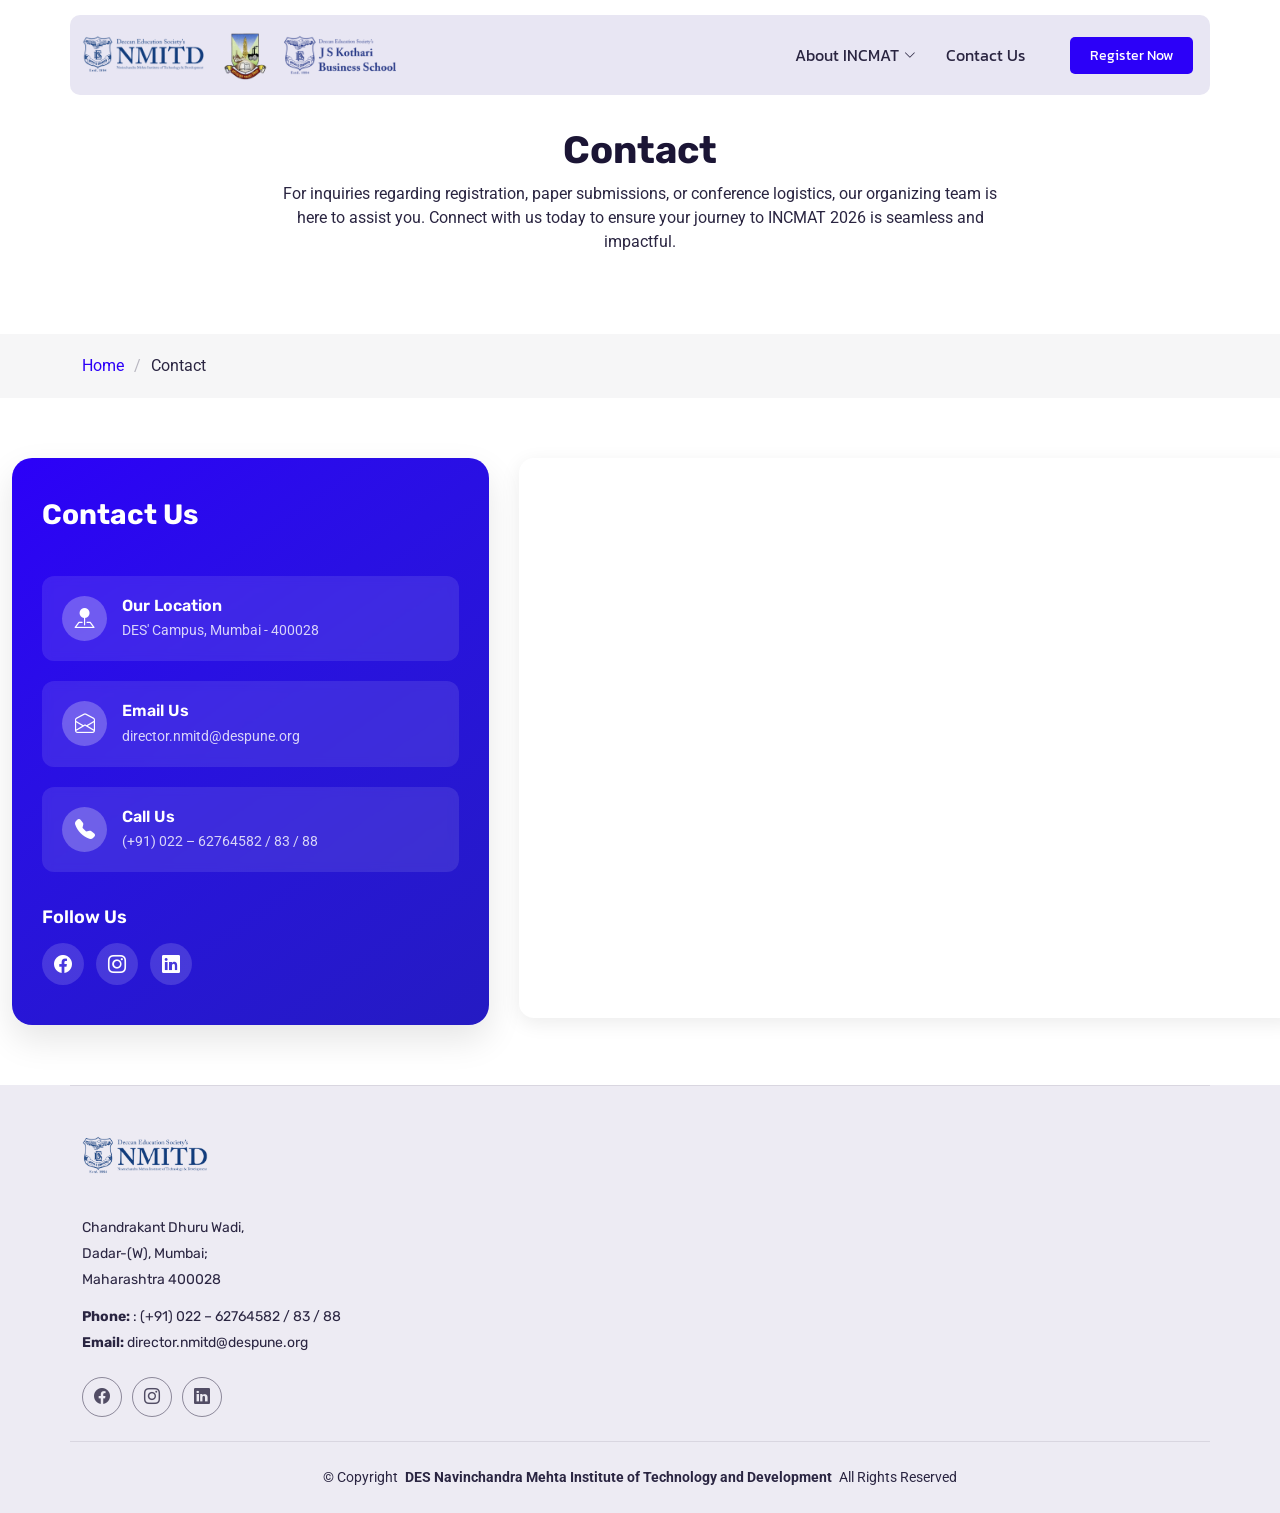
<file: contact.html>
<!DOCTYPE html>
<html lang="en">

<head>
  <meta charset="utf-8">
  <meta content="width=device-width, initial-scale=1.0" name="viewport">
  <title>INCMAT | 2026</title>
  <meta name="description" content="">
  <meta name="keywords" content="">

   <!-- Favicons -->
  <link href="favicon.png" rel="icon">
  
  <!-- Fonts -->
  <link href="https://fonts.googleapis.com" rel="preconnect">
  <link href="https://fonts.gstatic.com" rel="preconnect" crossorigin>
  <link href="https://fonts.googleapis.com/css2?family=Roboto:ital,wght@0,100;0,300;0,400;0,500;0,700;0,900;1,100;1,300;1,400;1,500;1,700;1,900&family=Rubik:ital,wght@0,300;0,400;0,500;0,600;0,700;0,800;0,900;1,300;1,400;1,500;1,600;1,700;1,800;1,900&family=Kanit:ital,wght@0,100;0,200;0,300;0,400;0,500;0,600;0,700;0,800;0,900;1,100;1,200;1,300;1,400;1,500;1,600;1,700;1,800;1,900&display=swap" rel="stylesheet">

  <!-- Vendor CSS Files -->
  <link href="bootstrap.min.css" rel="stylesheet">
  <link href="bootstrap-icons.css" rel="stylesheet">
  <link href="aos.css" rel="stylesheet">
  <link href="swiper-bundle.min.css" rel="stylesheet">
  <link href="glightbox.min.css" rel="stylesheet">

  <!-- Main CSS File -->
  <link href="main.css" rel="stylesheet">
</head>

<body class="index-page">

  <header id="header" class="header d-flex align-items-center fixed-top">
    <div class="header-container container-fluid container-xl position-relative d-flex align-items-center justify-content-between">

      <a href="index.html" class="logo d-flex align-items-center">
        <img src="navlogo.png" alt=""> 
      </a>

      <nav id="navmenu" class="navmenu">
        <ul>
          <li class="dropdown"><a href="#about"><span>About INCMAT</span> <i class="bi bi-chevron-down toggle-dropdown"></i></a>
            <ul>
              <li><a href="index.html#theme">Theme</a></li>
              <li><a href="index.html#publication">Publication Opportunities</a></li>
              <li><a href="index.html#attend">Who Should Attend</a></li>
              <li><a href="index.html#guidelines">Guidelines</a></li>
              <li><a href="index.html#dates">Important Dates</a></li>
              <li><a href="index.html#fees">Registration Fees</a></li>
              <li><a href="index.html#committee">Committees</a></li>
            </ul>
          </li>
          <li><a href="contact.html">Contact Us</a></li>
          <a class="btn-getstarted" href="https://forms.gle/KTy7191DpLmSvgJC8">Register Now</a>
        </ul>
        <i class="mobile-nav-toggle d-xl-none bi bi-list"></i>
      </nav>
    </div>
  </header>

<br><br>
  <main class="main">

    <!-- Page Title -->
    <div class="page-title">
      <div class="heading">
        <div class="container">
          <div class="row d-flex justify-content-center text-center">
            <div class="col-lg-8">
              <h1 class="heading-title">Contact</h1>
              <p class="mb-0">
                For inquiries regarding registration, paper submissions, or conference logistics, our organizing team is here to assist you. Connect with us today to ensure your journey to INCMAT 2026 is seamless and impactful.
              </p>
            </div>
          </div>
        </div>
      </div>
      <nav class="breadcrumbs">
        <div class="container">
          <ol>
            <li><a href="home.html">Home</a></li>
            <li class="current">Contact</li>
          </ol>
        </div>
      </nav>
    </div><!-- End Page Title -->

    <!-- Contact Section -->
    <section id="contact" class="contact section">

      <div class="container">
        <div class="contact-wrapper">
          <div class="contact-info-panel">
            <div class="contact-info-header">
              <h3>Contact Us</h3>
            </div>

            <div class="contact-info-cards">
              <div class="info-card">
                <div class="icon-container">
                  <i class="bi bi-pin-map-fill"></i>
                </div>
                <div class="card-content">
                  <h4>Our Location</h4>
                  <p>DES' Campus, Mumbai - 400028</p>
                </div>
              </div>

              <div class="info-card">
                <div class="icon-container">
                  <i class="bi bi-envelope-open"></i>
                </div>
                <div class="card-content">
                  <h4>Email Us</h4>
                  <p>director.nmitd@despune.org</p>
                </div>
              </div>

              <div class="info-card">
                <div class="icon-container">
                  <i class="bi bi-telephone-fill"></i>
                </div>
                <div class="card-content">
                  <h4>Call Us</h4>
                  <p>(+91) 022 – 62764582 / 83 / 88 </p>
                </div>
              </div>
              </div>

            <div class="social-links-panel">
              <h5>Follow Us</h5>
              <div class="social-icons">
                <a href="https://www.facebook.com/desnmitd/"><i class="bi bi-facebook"></i></a>
                <a href="https://www.instagram.com/des_nmitd/?hl=en"><i class="bi bi-instagram"></i></a>
                <a href="https://www.linkedin.com/company/navinchandra-mehta-institute-of-technology-and-development/ "><i class="bi bi-linkedin"></i></a>
              </div>
            </div>
          </div>

          <div class="contact-form-panel">
            <div class="map-container">
            <iframe src="https://www.google.com/maps/embed?pb=!1m14!1m8!1m3!1d3771.963960113435!2d72.831487!3d19.0213097!3m2!1i1024!2i768!4f13.1!3m3!1m2!1s0x3be7cec6546fd52b%3A0xac81cc0982e975f3!2sNavinchandra%20Mehta%20Institute%20of%20Technology%20and%20Development!5e0!3m2!1sen!2sin!4v1772621486634!5m2!1sen!2sin" width="100%" height="100%" style="border:0;" allowfullscreen="" loading="lazy" referrerpolicy="no-referrer-when-downgrade"></iframe>  
            </div>


          </div>
        </div>
      </div>
    </section><!-- /Contact Section -->

  </main>

  <footer id="footer" class="footer position-relative light-background">

    <div class="container footer-top">
      <div class="row gy-4">
        <div class="col-lg-4 col-md-6 footer-about">
          <a href="index.html" class="logo d-flex align-items-center">
          <img src="logo.png" height="150px"></a>
          <div class="footer-contact pt-3">
            <p>Chandrakant Dhuru Wadi,</p>
            <p>Dadar-(W), Mumbai;</p>
            <p>Maharashtra 400028</p>
            <p class="mt-3"><strong>Phone:</strong> <span>: (+91) 022 – 62764582 / 83 / 88 </span></p>
            <p><strong>Email:</strong> <span>director.nmitd@despune.org</span></p>
          </div>
          <div class="social-links d-flex mt-4">
            <a href="https://www.facebook.com/desnmitd/"><i class="bi bi-facebook"></i></a>
            <a href="https://www.instagram.com/des_nmitd/?hl=en"><i class="bi bi-instagram"></i></a>
            <a href="https://www.linkedin.com/company/navinchandra-mehta-institute-of-technology-and-development/"><i class="bi bi-linkedin"></i></a>
          </div>
        </div>
      </div>
    </div>

    <div class="container copyright text-center mt-4">
      <p>© <span>Copyright</span> <strong class="px-1 sitename">DES Navinchandra Mehta Institute of Technology and Development</strong> <span>All Rights Reserved</span></p>
    </div>

  </footer>

  <!-- Scroll Top -->
  <a href="#" id="scroll-top" class="scroll-top d-flex align-items-center justify-content-center"><i class="bi bi-arrow-up-short"></i></a>

  <!-- Preloader -->
  <div id="preloader"></div>

  <!-- Vendor JS Files -->
  <script src="bootstrap.bundle.min.js"></script>
  <script src="validate.js"></script>
  <script src="aos.js"></script>
  <script src="purecounter_vanilla.js"></script>
  <script src="imagesloaded.pkgd.min.js"></script>
  <script src="isotope.pkgd.min.js"></script>
  <script src="swiper-bundle.min.js"></script>
  <script src="glightbox.min.js"></script>

  <!-- Main JS File -->
  <script src="main.js"></script>

</body>

</html>
</file>
<file: main.css>
@charset "UTF-8";

:root {
  --default-font: "Roboto",  system-ui, -apple-system, "Segoe UI", Roboto, "Helvetica Neue", Arial, "Noto Sans", "Liberation Sans", sans-serif, "Apple Color Emoji", "Segoe UI Emoji", "Segoe UI Symbol", "Noto Color Emoji";
  --heading-font: "Rubik",  sans-serif;
  --nav-font: "Kanit",  sans-serif;
}

/* Global Colors - The following color variables are used throughout the website. Updating them here will change the color scheme of the entire website */
:root { 
  --background-color: #ffffff; /* Background color for the entire website, including individual sections */
  --default-color: #2a2541; /* Default color used for the majority of the text content across the entire website */
  --heading-color: #1b1535; /* Color for headings, subheadings and title throughout the website */
  --accent-color: #2c00f8; /* Accent color that represents your brand on the website. It's used for buttons, links, and other elements that need to stand out */
  --surface-color: #ffffff; /* The surface color is used as a background of boxed elements within sections, such as cards, icon boxes, or other elements that require a visual separation from the global background. */
  --contrast-color: #ffffff; /* Contrast color for text, ensuring readability against backgrounds of accent, heading, or default colors. */
}

/* Nav Menu Colors - The following color variables are used specifically for the navigation menu. They are separate from the global colors to allow for more customization options */
:root {
  --nav-color: #2a2541;  /* The default color of the main navmenu links */
  --nav-hover-color: #2c00f8; /* Applied to main navmenu links when they are hovered over or active */
  --nav-mobile-background-color: #ffffff; /* Used as the background color for mobile navigation menu */
  --nav-dropdown-background-color: #ffffff; /* Used as the background color for dropdown items that appear when hovering over primary navigation items */
  --nav-dropdown-color: #2a2541; /* Used for navigation links of the dropdown items in the navigation menu. */
  --nav-dropdown-hover-color: #2c00f8; /* Similar to --nav-hover-color, this color is applied to dropdown navigation links when they are hovered over. */
}

/* Color Presets - These classes override global colors when applied to any section or element, providing reuse of the sam color scheme. */

.light-background {
  --background-color: #edebf3;
  --surface-color: #ffffff;
}

.dark-background {
  --background-color: #100901;
  --default-color: #ffffff;
  --heading-color: #ffffff;
  --surface-color: #252525;
  --contrast-color: #ffffff;
}

/* Smooth scroll */
:root {
  scroll-behavior: smooth;
}

/*--------------------------------------------------------------
# General Styling & Shared Classes
--------------------------------------------------------------*/
body {
  color: var(--default-color);
  background-color: var(--background-color);
  font-family: var(--default-font);
}

a {
  color: var(--accent-color);
  text-decoration: none;
  transition: 0.3s;
}

a:hover {
  color: color-mix(in srgb, var(--accent-color), transparent 25%);
  text-decoration: none;
}

h1,
h2,
h3,
h4,
h5,
h6 {
  color: var(--heading-color);
  font-family: var(--heading-font);
}

/* PHP Email Form Messages
------------------------------*/
.php-email-form .error-message {
  display: none;
  background: #df1529;
  color: #ffffff;
  text-align: left;
  padding: 15px;
  margin-bottom: 24px;
  font-weight: 600;
}

.php-email-form .sent-message {
  display: none;
  color: #ffffff;
  background: #059652;
  text-align: center;
  padding: 15px;
  margin-bottom: 24px;
  font-weight: 600;
}

.php-email-form .loading {
  display: none;
  background: var(--surface-color);
  text-align: center;
  padding: 15px;
  margin-bottom: 24px;
}

.php-email-form .loading:before {
  content: "";
  display: inline-block;
  border-radius: 50%;
  width: 24px;
  height: 24px;
  margin: 0 10px -6px 0;
  border: 3px solid var(--accent-color);
  border-top-color: var(--surface-color);
  animation: php-email-form-loading 1s linear infinite;
}

@keyframes php-email-form-loading {
  0% {
    transform: rotate(0deg);
  }

  100% {
    transform: rotate(360deg);
  }
}

/*--------------------------------------------------------------
# Global Header
--------------------------------------------------------------*/
.header {
  --background-color: rgba(255, 255, 255, 0);
  --surface-color: #e8e6f3;
  color: var(--default-color);
  background-color: var(--background-color);
  padding: 15px 0 0 0;
  transition: all 0.5s;
  z-index: 997;
}

.header .header-container {
  background: var(--surface-color);
  transition: all 0.5s;
  position: relative;
  padding-top: 10px;
  padding-bottom: 10px;
  border-radius: 10px;
}

.header .logo img {
  max-height: 50px;
  margin-right: 8px;
}

.header .logo h1 {
  font-size: 26px;
  margin: 0;
  font-weight: 400;
  color: var(--contrast-color);
}

.header .btn-getstarted,
.header .btn-getstarted:focus {
  color: var(--contrast-color);
  background: var(--accent-color);
  font-size: 14px;
  padding: 8px 20px;
  margin: 0 5px 0 30px;
  border-radius: 5px;
  transition: 0.3s;
}

.header .btn-getstarted:hover,
.header .btn-getstarted:focus:hover {
  color: var(--contrast-color);
  background: color-mix(in srgb, var(--accent-color), transparent 15%);
}

@media (max-width: 1200px) {
  .header .logo {
    order: 1;
  }

  .header .btn-getstarted {
    order: 2;
    margin: 0 15px 0 0;
    padding: 6px 15px;
  }

  .header .navmenu {
    order: 3;
  }
}

/*--------------------------------------------------------------
# Navigation Menu
--------------------------------------------------------------*/
/* Navmenu - Desktop */
@media (min-width: 1200px) {
  .navmenu {
    padding: 0;
  }

  .navmenu ul {
    margin: 0;
    padding: 0;
    display: flex;
    list-style: none;
    align-items: center;
  }

  .navmenu li {
    position: relative;
  }

  .navmenu a,
  .navmenu a:focus {
    color: var(--nav-color);
    padding: 18px 15px;
    font-size: 16px;
    font-family: var(--nav-font);
    font-weight: 400;
    display: flex;
    align-items: center;
    justify-content: space-between;
    white-space: nowrap;
    transition: 0.3s;
  }

  .navmenu a i,
  .navmenu a:focus i {
    font-size: 12px;
    line-height: 0;
    margin-left: 5px;
    transition: 0.3s;
  }

  .navmenu li:last-child a {
    padding-right: 0;
  }

  .navmenu li:hover>a,
  .navmenu .active,
  .navmenu .active:focus {
    color: var(--nav-hover-color);
  }

  .navmenu .dropdown ul {
    margin: 0;
    padding: 10px 0;
    background: var(--nav-dropdown-background-color);
    display: block;
    position: absolute;
    visibility: hidden;
    left: 14px;
    top: 130%;
    opacity: 0;
    transition: 0.3s;
    border-radius: 4px;
    z-index: 99;
    box-shadow: 0px 0px 30px rgba(0, 0, 0, 0.1);
  }

  .navmenu .dropdown ul li {
    min-width: 200px;
  }

  .navmenu .dropdown ul a {
    padding: 10px 20px;
    font-size: 15px;
    text-transform: none;
    color: var(--nav-dropdown-color);
  }

  .navmenu .dropdown ul a i {
    font-size: 12px;
  }

  .navmenu .dropdown ul a:hover,
  .navmenu .dropdown ul .active,
  .navmenu .dropdown ul .active:hover,
  .navmenu .dropdown ul li:hover>a {
    color: var(--nav-dropdown-hover-color);
  }

  .navmenu .dropdown:hover>ul {
    opacity: 1;
    top: 100%;
    visibility: visible;
  }

  .navmenu .dropdown .dropdown ul {
    top: 0;
    left: -90%;
    visibility: hidden;
  }

  .navmenu .dropdown .dropdown:hover>ul {
    opacity: 1;
    top: 0;
    left: -100%;
    visibility: visible;
  }
}

/* Navmenu - Mobile */
@media (max-width: 1199px) {
  .mobile-nav-toggle {
    color: var(--nav-color);
    font-size: 28px;
    line-height: 0;
    margin-right: 10px;
    cursor: pointer;
    transition: color 0.3s;
  }

  .navmenu {
    padding: 0;
    z-index: 9997;
  }

  .navmenu ul {
    display: none;
    list-style: none;
    position: absolute;
    inset: 60px 20px 20px 20px;
    padding: 10px 0;
    margin: 0;
    border-radius: 6px;
    background-color: var(--nav-mobile-background-color);
    overflow-y: auto;
    transition: 0.3s;
    z-index: 9998;
    box-shadow: 0px 0px 30px rgba(0, 0, 0, 0.1);
  }

  .navmenu a,
  .navmenu a:focus {
    color: var(--nav-dropdown-color);
    padding: 10px 20px;
    font-family: var(--nav-font);
    font-size: 17px;
    font-weight: 500;
    display: flex;
    align-items: center;
    justify-content: space-between;
    white-space: nowrap;
    transition: 0.3s;
  }

  .navmenu a i,
  .navmenu a:focus i {
    font-size: 12px;
    line-height: 0;
    margin-left: 5px;
    width: 30px;
    height: 30px;
    display: flex;
    align-items: center;
    justify-content: center;
    border-radius: 50%;
    transition: 0.3s;
    background-color: color-mix(in srgb, var(--accent-color), transparent 90%);
  }

  .navmenu a i:hover,
  .navmenu a:focus i:hover {
    background-color: var(--accent-color);
    color: var(--contrast-color);
  }

  .navmenu a:hover,
  .navmenu .active,
  .navmenu .active:focus {
    color: var(--nav-dropdown-hover-color);
  }

  .navmenu .active i,
  .navmenu .active:focus i {
    background-color: var(--accent-color);
    color: var(--contrast-color);
    transform: rotate(180deg);
  }

  .navmenu .dropdown ul {
    position: static;
    display: none;
    z-index: 99;
    padding: 10px 0;
    margin: 10px 20px;
    background-color: var(--nav-dropdown-background-color);
    border: 1px solid color-mix(in srgb, var(--default-color), transparent 90%);
    box-shadow: none;
    transition: all 0.5s ease-in-out;
  }

  .navmenu .dropdown ul ul {
    background-color: rgba(33, 37, 41, 0.1);
  }

  .navmenu .dropdown>.dropdown-active {
    display: block;
    background-color: rgba(33, 37, 41, 0.03);
  }

  .mobile-nav-active {
    overflow: hidden;
  }

  .mobile-nav-active .mobile-nav-toggle {
    color: #fff;
    position: absolute;
    font-size: 32px;
    top: 15px;
    right: 15px;
    margin-right: 0;
    z-index: 9999;
  }

  .mobile-nav-active .navmenu {
    position: fixed;
    overflow: hidden;
    inset: 0;
    background: rgba(33, 37, 41, 0.8);
    transition: 0.3s;
  }

  .mobile-nav-active .navmenu>ul {
    display: block;
  }
}

@font-face {
  font-family: "bootstrap-icons";
  src: url("./bootstrap-icons.woff") format("woff"); /* This is the connection! */
}

/*--------------------------------------------------------------
# Global Footer
--------------------------------------------------------------*/
.footer {
  color: var(--default-color);
  background-color: var(--background-color);
  font-size: 14px;
  position: relative;
}

.footer .footer-top {
  padding-top: 50px;
  border-top: 1px solid color-mix(in srgb, var(--default-color), transparent 90%);
}

.footer .footer-about .logo {
  line-height: 1;
  margin-bottom: 25px;
}

.footer .footer-about .logo img {
  max-height: 40px;
  margin-right: 6px;
}

.footer .footer-about .logo span {
  color: var(--heading-color);
  font-family: var(--heading-font);
  font-size: 26px;
  font-weight: 700;
  letter-spacing: 1px;
}

.footer .footer-about p {
  font-size: 14px;
  font-family: var(--heading-font);
}

.footer .social-links a {
  display: flex;
  align-items: center;
  justify-content: center;
  width: 40px;
  height: 40px;
  border-radius: 50%;
  border: 1px solid color-mix(in srgb, var(--default-color), transparent 50%);
  font-size: 16px;
  color: color-mix(in srgb, var(--default-color), transparent 20%);
  margin-right: 10px;
  transition: 0.3s;
}

.footer .social-links a:hover {
  color: var(--accent-color);
  border-color: var(--accent-color);
}

.footer h4 {
  font-size: 16px;
  font-weight: bold;
  position: relative;
  padding-bottom: 12px;
}

.footer .footer-links {
  margin-bottom: 30px;
}

.footer .footer-links ul {
  list-style: none;
  padding: 0;
  margin: 0;
}

.footer .footer-links ul i {
  padding-right: 2px;
  font-size: 12px;
  line-height: 0;
}

.footer .footer-links ul li {
  padding: 10px 0;
  display: flex;
  align-items: center;
}

.footer .footer-links ul li:first-child {
  padding-top: 0;
}

.footer .footer-links ul a {
  color: color-mix(in srgb, var(--default-color), transparent 30%);
  display: inline-block;
  line-height: 1;
}

.footer .footer-links ul a:hover {
  color: var(--accent-color);
}

.footer .footer-contact p {
  margin-bottom: 5px;
}

.footer .copyright {
  padding: 25px 0;
  border-top: 1px solid color-mix(in srgb, var(--default-color), transparent 90%);
}

.footer .copyright p {
  margin-bottom: 0;
}

.footer .credits {
  margin-top: 8px;
  font-size: 13px;
}

/*--------------------------------------------------------------
# Preloader
--------------------------------------------------------------*/
#preloader {
  position: fixed;
  inset: 0;
  z-index: 9999;
  overflow: hidden;
  background-color: var(--background-color);
  transition: all 0.6s ease-out;
}

#preloader:before {
  content: "";
  position: fixed;
  top: calc(50% - 30px);
  left: calc(50% - 30px);
  border: 6px solid var(--accent-color);
  border-top-color: color-mix(in srgb, var(--accent-color), transparent 90%);
  border-radius: 50%;
  width: 60px;
  height: 60px;
  animation: animate-preloader 1s linear infinite;
}

@keyframes animate-preloader {
  0% {
    transform: rotate(0deg);
  }

  100% {
    transform: rotate(360deg);
  }
}

/*--------------------------------------------------------------
# Scroll Top Button
--------------------------------------------------------------*/
.scroll-top {
  position: fixed;
  visibility: hidden;
  opacity: 0;
  right: 15px;
  bottom: 15px;
  z-index: 99999;
  background-color: var(--accent-color);
  width: 40px;
  height: 40px;
  border-radius: 4px;
  transition: all 0.4s;
}

.scroll-top i {
  font-size: 24px;
  color: var(--contrast-color);
  line-height: 0;
}

.scroll-top:hover {
  background-color: color-mix(in srgb, var(--accent-color), transparent 20%);
  color: var(--contrast-color);
}

.scroll-top.active {
  visibility: visible;
  opacity: 1;
}

/*--------------------------------------------------------------
# Disable aos animation delay on mobile devices
--------------------------------------------------------------*/
@media screen and (max-width: 768px) {
  [data-aos-delay] {
    transition-delay: 0 !important;
  }
}

/*--------------------------------------------------------------
# Global Page Titles & Breadcrumbs
--------------------------------------------------------------*/
.page-title {
  color: var(--default-color);
  background-color: var(--background-color);
  position: relative;
}

.page-title .heading {
  padding: 80px 0;
}

.page-title .heading h1 {
  font-size: 38px;
  font-weight: 700;
}

.page-title nav {
  background-color: color-mix(in srgb, var(--default-color), transparent 96%);
  padding: 20px 0;
}

.page-title nav ol {
  display: flex;
  flex-wrap: wrap;
  list-style: none;
  padding: 0;
  margin: 0;
  font-size: 16px;
  font-weight: 400;
}

.page-title nav ol li+li {
  padding-left: 10px;
}

.page-title nav ol li+li::before {
  content: "/";
  display: inline-block;
  padding-right: 10px;
  color: color-mix(in srgb, var(--default-color), transparent 70%);
}

/*--------------------------------------------------------------
# Global Sections
--------------------------------------------------------------*/
section,
.section {
  color: var(--default-color);
  background-color: var(--background-color);
  padding: 60px 0;
  scroll-margin-top: 90px;
  overflow: clip;
}

@media (max-width: 1199px) {

  section,
  .section {
    scroll-margin-top: 66px;
  }
}

/*--------------------------------------------------------------
# Global Section Titles
--------------------------------------------------------------*/
.section-title {
  text-align: center;
  padding-bottom: 60px;
  position: relative;
}

.section-title h2 {
  font-size: 32px;
  font-weight: 700;
  position: relative;
}

.section-title h2:before,
.section-title h2:after {
  content: "";
  width: 50px;
  height: 2px;
  background: var(--accent-color);
  display: inline-block;
}

.section-title h2:before {
  margin: 0 15px 10px 0;
}

.section-title h2:after {
  margin: 0 0 10px 15px;
}

.section-title p {
  margin-bottom: 0;
}

@media (max-width: 768px) {
  .section-title h2 {
    font-size: 20px;
  }

  .section-title h2:before,
  .section-title h2:after {
    content: "";
    width: 20px;
    height: 2px;
    background: var(--accent-color);
    display: inline-block;
  }
}

/*--------------------------------------------------------------
# Hero Section
--------------------------------------------------------------*/
.hero {
  padding-top: 150px;
  background: linear-gradient(135deg, color-mix(in srgb, var(--accent-color), transparent 95%), color-mix(in srgb, var(--heading-color), transparent 97%));
  position: relative;
  overflow: hidden;
  min-height: 70vh;
  display: flex;
  align-items: center;
  padding-bottom: 60px;
}

@media (max-width: 1199px) {
  .hero {
    padding-top: 120px;
    padding-bottom: 40px;
  }
}

.hero .hero-title {
  font-size: 3.5rem;
  font-weight: 700;
  color: var(--heading-color);
  margin-bottom: 1rem;
  line-height: 1.2;
}

@media (max-width: 768px) {
  .hero .hero-title {
    font-size: 2.5rem;
  }
}

.hero .hero-subtitle {
  font-size: 1.5rem;
  color: var(--accent-color);
  font-weight: 600;
  margin-bottom: 1.5rem;
  font-family: var(--heading-font);
}

@media (max-width: 768px) {
  .hero .hero-subtitle {
    font-size: 1.25rem;
  }
}

.hero .hero-description {
  font-size: 1.125rem;
  color: color-mix(in srgb, var(--default-color), transparent 20%);
  line-height: 1.6;
  margin-bottom: 2rem;
}

@media (max-width: 768px) {
  .hero .hero-description {
    font-size: 1rem;
  }
}

.hero .event-details .detail-item {
  display: flex;
  align-items: center;
  margin-bottom: 1rem;
  font-size: 1.1rem;
}

.hero .event-details .detail-item i {
  color: var(--accent-color);
  font-size: 1.25rem;
  margin-right: 0.75rem;
  width: 24px;
}

.hero .event-details .detail-item span {
  color: var(--default-color);
  font-weight: 500;
}

.hero .hero-actions .btn {
  padding: 12px 30px;
  font-weight: 600;
  text-transform: uppercase;
  letter-spacing: 0.5px;
  border-radius: 10px;
  transition: all 0.3s ease;
}

.hero .hero-actions .btn.btn-primary {
  background-color: var(--accent-color);
  border-color: var(--accent-color);
}

.hero .hero-actions .btn.btn-primary:hover {
  background-color: color-mix(in srgb, var(--accent-color), black 15%);
  border-color: color-mix(in srgb, var(--accent-color), black 15%);
  transform: translateY(-2px);
}

.hero .hero-actions .btn.btn-outline-primary {
  color: var(--accent-color);
  border-color: var(--accent-color);
}

.hero .hero-actions .btn.btn-outline-primary:hover {
  background-color: var(--accent-color);
  border-color: var(--accent-color);
  color: var(--contrast-color);
  transform: translateY(-2px);
}

@media (max-width: 576px) {
  .hero .hero-actions .btn {
    width: 100%;
    margin-bottom: 10px;
  }

  .hero .hero-actions .me-3 {
    margin-right: 0 !important;
  }
}

.hero .countdown-wrapper .countdown-title {
  font-size: 1.125rem;
  color: var(--heading-color);
  margin-bottom: 1rem;
  font-weight: 600;
}

.hero .countdown-wrapper .countdown {
  gap: 1.5rem;
}

.hero .countdown-wrapper .countdown>div {
  text-align: center;
  background-color: var(--surface-color);
  border-radius: 12px;
  padding: 1.25rem 1rem;
  box-shadow: 0 4px 15px color-mix(in srgb, var(--default-color), transparent 90%);
  border: 1px solid color-mix(in srgb, var(--accent-color), transparent 80%);
  min-width: 80px;
}

.hero .countdown-wrapper .countdown>div h3 {
  font-size: 2rem;
  font-weight: 700;
  color: var(--accent-color);
  margin-bottom: 0.25rem;
  line-height: 1;
}

.hero .countdown-wrapper .countdown>div h4 {
  font-size: 0.875rem;
  color: color-mix(in srgb, var(--default-color), transparent 30%);
  font-weight: 500;
  text-transform: uppercase;
  letter-spacing: 0.5px;
  margin: 0;
}

@media (max-width: 576px) {
  .hero .countdown-wrapper .countdown {
    gap: 0.75rem;
  }

  .hero .countdown-wrapper .countdown>div {
    min-width: 60px;
    padding: 1rem 0.75rem;
  }

  .hero .countdown-wrapper .countdown>div h3 {
    font-size: 1.5rem;
  }

  .hero .countdown-wrapper .countdown>div h4 {
    font-size: 0.75rem;
  }
}

.hero .hero-image-wrapper {
  position: relative;
}

.hero .hero-image-wrapper .hero-image {
  border-radius: 20px;
  box-shadow: 0 20px 60px color-mix(in srgb, var(--default-color), transparent 85%);
  transform: perspective(1000px) rotateY(-5deg) rotateX(5deg);
  transition: transform 0.3s ease;
}

.hero .hero-image-wrapper .hero-image:hover {
  transform: perspective(1000px) rotateY(0deg) rotateX(0deg);
}

.hero .hero-image-wrapper .floating-badges {
  position: absolute;
  top: 50%;
  right: -40px;
  transform: translateY(-50%);
  display: flex;
  flex-direction: column;
  gap: 1.5rem;
}

@media (max-width: 992px) {
  .hero .hero-image-wrapper .floating-badges {
    position: static;
    flex-direction: row;
    justify-content: center;
    transform: none;
    margin-top: 2rem;
    gap: 1rem;
  }
}

@media (max-width: 768px) {
  .hero .hero-image-wrapper .floating-badges {
    position: static;
    flex-direction: column;
    justify-content: center;
    transform: none;
    margin-top: 2rem;
    margin-bottom: 2rem;
    gap: 1rem;
  }
}

.hero .hero-image-wrapper .floating-badges .badge-item {
  background-color: var(--surface-color);
  padding: 1rem 1.25rem;
  border-radius: 50px;
  box-shadow: 0 8px 30px color-mix(in srgb, var(--default-color), transparent 90%);
  border: 2px solid color-mix(in srgb, var(--accent-color), transparent 80%);
  display: flex;
  align-items: center;
  gap: 0.75rem;
  white-space: nowrap;
  transition: all 0.3s ease;
}

.hero .hero-image-wrapper .floating-badges .badge-item:hover {
  transform: translateX(5px);
  border-color: var(--accent-color);
}

@media (max-width: 992px) {
  .hero .hero-image-wrapper .floating-badges .badge-item:hover {
    transform: translateY(-5px);
  }
}

.hero .hero-image-wrapper .floating-badges .badge-item i {
  color: var(--accent-color);
  font-size: 1.25rem;
}

.hero .hero-image-wrapper .floating-badges .badge-item span {
  color: var(--default-color);
  font-weight: 600;
  font-size: 0.9rem;
}

@media (max-width: 576px) {
  .hero .hero-image-wrapper .floating-badges .badge-item {
    padding: 0.75rem 1rem;
  }

  .hero .hero-image-wrapper .floating-badges .badge-item span {
    font-size: 0.8rem;
  }
}

@media (max-width: 992px) {
  .hero .row .col-lg-6:first-child {
    order: 1;
    margin-bottom: 3rem;
  }

  .hero .row .col-lg-6:last-child {
    order: 0;
  }
}

/*--------------------------------------------------------------
# About Section
--------------------------------------------------------------*/
.about .content h2 {
  font-size: 2.5rem;
  font-weight: 700;
  margin-bottom: 1.5rem;
  line-height: 1.2;
}

@media (max-width: 768px) {
  .about .content h2 {
    font-size: 2rem;
  }
}

.about .content p {
  font-size: 1.1rem;
  line-height: 1.7;
  margin-bottom: 1.5rem;
  color: color-mix(in srgb, var(--default-color), transparent 20%);
}

.about .stats-grid {
  display: grid;
  grid-template-columns: repeat(4, 1fr);
  gap: 2rem;
  margin-top: 2.5rem;
}

@media (max-width: 768px) {
  .about .stats-grid {
    grid-template-columns: repeat(2, 1fr);
    gap: 1.5rem;
  }
}

@media (max-width: 576px) {
  .about .stats-grid {
    grid-template-columns: repeat(2, 1fr);
    gap: 1rem;
  }
}

.about .stat-item {
  text-align: center;
  padding: 1.5rem;
  background: var(--surface-color);
  border-radius: 16px;
  box-shadow: 0 4px 20px color-mix(in srgb, var(--default-color), transparent 90%);
  transition: all 0.3s ease;
}

.about .stat-item:hover {
  transform: translateY(-4px);
  box-shadow: 0 8px 30px color-mix(in srgb, var(--default-color), transparent 85%);
}

.about .stat-item .stat-number {
  font-size: 2.5rem;
  font-weight: 800;
  color: var(--accent-color);
  margin-bottom: 0.5rem;
  line-height: 1;
}

.about .stat-item .stat-label {
  font-size: 0.9rem;
  font-weight: 600;
  color: color-mix(in srgb, var(--default-color), transparent 30%);
  text-transform: uppercase;
  letter-spacing: 0.5px;
}

.about .image-wrapper {
  position: relative;
}

.about .image-wrapper img {
  border-radius: 20px;
  box-shadow: 0 10px 40px color-mix(in srgb, var(--default-color), transparent 85%);
}

.about .image-wrapper .floating-card {
  position: absolute;
  bottom: 2rem;
  right: 2rem;
  background: var(--surface-color);
  padding: 1.5rem;
  border-radius: 16px;
  box-shadow: 0 8px 30px color-mix(in srgb, var(--default-color), transparent 85%);
  display: flex;
  align-items: center;
  gap: 1rem;
  min-width: 200px;
}

@media (max-width: 768px) {
  .about .image-wrapper .floating-card {
    bottom: 1rem;
    right: 1rem;
    padding: 1rem;
    min-width: 160px;
  }
}

.about .image-wrapper .floating-card .card-icon {
  width: 50px;
  height: 50px;
  background: linear-gradient(135deg, var(--accent-color), color-mix(in srgb, var(--accent-color), #ff6b6b 30%));
  border-radius: 12px;
  display: flex;
  align-items: center;
  justify-content: center;
  color: var(--contrast-color);
  font-size: 1.5rem;
  flex-shrink: 0;
}

.about .image-wrapper .floating-card .card-content h4 {
  font-size: 0.9rem;
  font-weight: 700;
  margin-bottom: 0.25rem;
  color: var(--heading-color);
}

.about .image-wrapper .floating-card .card-content p {
  font-size: 0.8rem;
  margin: 0;
  color: color-mix(in srgb, var(--default-color), transparent 40%);
}

.about .features-grid {
  margin-top: 5rem;
  margin-bottom: 3rem;
}

.about .feature-card {
  background: var(--surface-color);
  padding: 2.5rem 2rem;
  border-radius: 20px;
  text-align: center;
  height: 100%;
  box-shadow: 0 4px 20px color-mix(in srgb, var(--default-color), transparent 90%);
  transition: all 0.3s ease;
  border: 1px solid color-mix(in srgb, var(--default-color), transparent 90%);
}

.about .feature-card:hover {
  transform: translateY(-8px);
  box-shadow: 0 12px 40px color-mix(in srgb, var(--default-color), transparent 80%);
  border-color: color-mix(in srgb, var(--accent-color), transparent 70%);
}

.about .feature-card .feature-icon {
  width: 80px;
  height: 80px;
  background: linear-gradient(135deg, var(--accent-color), color-mix(in srgb, var(--accent-color), #ff6b6b 30%));
  border-radius: 20px;
  display: flex;
  align-items: center;
  justify-content: center;
  margin: 0 auto 1.5rem;
  font-size: 2rem;
  color: var(--contrast-color);
  transition: all 0.3s ease;
}

.about .feature-card h4 {
  font-size: 1.25rem;
  font-weight: 700;
  margin-bottom: 1rem;
  color: var(--heading-color);
}

.about .feature-card p {
  font-size: 0.95rem;
  line-height: 1.6;
  margin: 0;
  color: color-mix(in srgb, var(--default-color), transparent 30%);
}

.about .cta-section {
  background: linear-gradient(135deg, var(--surface-color), color-mix(in srgb, var(--accent-color), transparent 95%));
  padding: 4rem 3rem;
  border-radius: 24px;
  margin-top: 4rem;
  border: 1px solid color-mix(in srgb, var(--accent-color), transparent 85%);
}

@media (max-width: 768px) {
  .about .cta-section {
    padding: 3rem 2rem;
  }
}

.about .cta-section h3 {
  font-size: 2rem;
  font-weight: 700;
  margin-bottom: 1rem;
  color: var(--heading-color);
}

@media (max-width: 768px) {
  .about .cta-section h3 {
    font-size: 1.75rem;
  }
}

.about .cta-section p {
  font-size: 1.1rem;
  margin-bottom: 2rem;
  color: color-mix(in srgb, var(--default-color), transparent 20%);
}

.about .cta-section .cta-buttons {
  display: flex;
  gap: 1rem;
  justify-content: center;
  flex-wrap: wrap;
}

.about .cta-section .cta-buttons .btn {
  padding: 0.875rem 2rem;
  font-weight: 600;
  border-radius: 12px;
  text-decoration: none;
  transition: all 0.3s ease;
  border: 2px solid transparent;
}

.about .cta-section .cta-buttons .btn.btn-primary {
  background: var(--accent-color);
  color: var(--contrast-color);
}

.about .cta-section .cta-buttons .btn.btn-primary:hover {
  background: color-mix(in srgb, var(--accent-color), transparent 10%);
  transform: translateY(-2px);
  box-shadow: 0 8px 25px color-mix(in srgb, var(--accent-color), transparent 60%);
}

.about .cta-section .cta-buttons .btn.btn-outline {
  background: transparent;
  color: var(--accent-color);
  border-color: var(--accent-color);
}

.about .cta-section .cta-buttons .btn.btn-outline:hover {
  background: var(--accent-color);
  color: var(--contrast-color);
  transform: translateY(-2px);
}

/*--------------------------------------------------------------
# Schedule Section
--------------------------------------------------------------*/
.schedule {
  background-color: color-mix(in srgb, var(--accent-color), transparent 97%);
}

.schedule .schedule-header {
  margin-bottom: 60px;
}

.schedule .schedule-header .nav-tabs {
  display: flex;
  justify-content: center;
  gap: 12px;
  margin-bottom: 40px;
  flex-wrap: wrap;
  border-bottom: none;
}

.schedule .schedule-header .nav-tabs .nav-item .nav-link {
  background: var(--surface-color);
  border: 2px solid color-mix(in srgb, var(--default-color), transparent 85%);
  border-radius: 16px;
  padding: 20px 28px;
  cursor: pointer;
  transition: all 0.3s ease;
  text-align: center;
  box-shadow: 0 4px 12px color-mix(in srgb, var(--default-color), transparent 92%);
  color: var(--default-color);
  white-space: nowrap;
}

.schedule .schedule-header .nav-tabs .nav-item .nav-link:hover {
  border-color: var(--accent-color);
  transform: translateY(-2px);
  box-shadow: 0 8px 20px color-mix(in srgb, var(--accent-color), transparent 85%);
}

.schedule .schedule-header .nav-tabs .nav-item .nav-link.active {
  background: var(--accent-color);
  border-color: var(--accent-color);
  color: var(--contrast-color);
}

@media (max-width: 768px) {
  .schedule .schedule-header .nav-tabs .nav-item .nav-link {
    padding: 16px 20px;
  }
}

.schedule .schedule-content .session-timeline {
  max-width: 1200px;
  margin: 0 auto;
  position: relative;
}

.schedule .schedule-content .session-timeline .session-block {
  display: flex;
  margin-bottom: 32px;
  position: relative;
  width: 100%;
}

.schedule .schedule-content .session-timeline .session-block .session-time {
  width: 100px;
  flex-shrink: 0;
  padding-right: 20px;
  text-align: right;
  position: relative;
}

.schedule .schedule-content .session-timeline .session-block .session-time::after {
  content: "";
  position: absolute;
  right: -11px;
  top: 8px;
  width: 20px;
  height: 20px;
  background: var(--accent-color);
  border-radius: 50%;
  border: 3px solid var(--surface-color);
  box-shadow: 0 2px 8px color-mix(in srgb, var(--default-color), transparent 85%);
}

.schedule .schedule-content .session-timeline .session-block .session-time .start {
  display: block;
  font-size: 16px;
  font-weight: 600;
  color: var(--heading-color);
  margin-bottom: 2px;
}

.schedule .schedule-content .session-timeline .session-block .session-time .end {
  display: block;
  font-size: 13px;
  color: color-mix(in srgb, var(--default-color), transparent 40%);
}

.schedule .schedule-content .session-timeline .session-block .session-card {
  flex: 1;
  background: var(--surface-color);
  border-radius: 16px;
  padding: 28px;
  margin-left: 20px;
  box-shadow: 0 4px 20px color-mix(in srgb, var(--default-color), transparent 92%);
  border: 1px solid color-mix(in srgb, var(--default-color), transparent 90%);
  transition: all 0.3s ease;
  display: flex;
  align-items: flex-start;
  gap: 20px;
}

.schedule .schedule-content .session-timeline .session-block .session-card:hover {
  transform: translateY(-4px);
  box-shadow: 0 8px 30px color-mix(in srgb, var(--default-color), transparent 85%);
}

.schedule .schedule-content .session-timeline .session-block .session-card.break-card {
  background: color-mix(in srgb, var(--accent-color), transparent 95%);
  border-color: color-mix(in srgb, var(--accent-color), transparent 80%);
}

.schedule .schedule-content .session-timeline .session-block .session-card.break-card .session-title {
  color: var(--accent-color);
}

.schedule .schedule-content .session-timeline .session-block .session-card .session-info {
  flex: 1;
}

.schedule .schedule-content .session-timeline .session-block .session-card .session-info .session-meta {
  display: flex;
  align-items: center;
  gap: 12px;
  margin-bottom: 12px;
}

.schedule .schedule-content .session-timeline .session-block .session-card .session-info .session-meta .track {
  padding: 4px 12px;
  border-radius: 20px;
  font-size: 12px;
  font-weight: 600;
  text-transform: uppercase;
  letter-spacing: 0.5px;
}

.schedule .schedule-content .session-timeline .session-block .session-card .session-info .session-meta .track.keynote {
  background: color-mix(in srgb, #ff6b6b, transparent 85%);
  color: #ff6b6b;
}

.schedule .schedule-content .session-timeline .session-block .session-card .session-info .session-meta .track.development {
  background: color-mix(in srgb, #4ecdc4, transparent 85%);
  color: #4ecdc4;
}

.schedule .schedule-content .session-timeline .session-block .session-card .session-info .session-meta .track.design {
  background: color-mix(in srgb, #45b7d1, transparent 85%);
  color: #45b7d1;
}

.schedule .schedule-content .session-timeline .session-block .session-card .session-info .session-meta .track.business {
  background: color-mix(in srgb, #f7931e, transparent 85%);
  color: #f7931e;
}

.schedule .schedule-content .session-timeline .session-block .session-card .session-info .session-meta .track.break {
  background: color-mix(in srgb, var(--accent-color), transparent 85%);
  color: var(--accent-color);
}

.schedule .schedule-content .session-timeline .session-block .session-card .session-info .session-meta .room {
  font-size: 13px;
  color: color-mix(in srgb, var(--default-color), transparent 40%);
  font-weight: 500;
}

.schedule .schedule-content .session-timeline .session-block .session-card .session-info .session-title {
  font-size: 20px;
  font-weight: 600;
  color: var(--heading-color);
  margin-bottom: 12px;
  line-height: 1.3;
}

.schedule .schedule-content .session-timeline .session-block .session-card .session-info .session-description {
  font-size: 14px;
  color: var(--default-color);
  line-height: 1.6;
  margin-bottom: 16px;
}

.schedule .schedule-content .session-timeline .session-block .session-card .session-info .speaker-info {
  display: flex;
  align-items: center;
  gap: 12px;
}

.schedule .schedule-content .session-timeline .session-block .session-card .session-info .speaker-info .speaker-avatar {
  width: 40px;
  height: 40px;
  border-radius: 50%;
  object-fit: cover;
}

.schedule .schedule-content .session-timeline .session-block .session-card .session-info .speaker-info .speaker-details .speaker-name {
  font-size: 14px;
  font-weight: 600;
  color: var(--heading-color);
  margin: 0 0 2px 0;
}

.schedule .schedule-content .session-timeline .session-block .session-card .session-info .speaker-info .speaker-details .speaker-role {
  font-size: 12px;
  color: color-mix(in srgb, var(--default-color), transparent 40%);
}

.schedule .schedule-content .session-timeline .session-block .session-card .add-to-schedule {
  background: color-mix(in srgb, var(--accent-color), transparent 90%);
  border: 1px solid color-mix(in srgb, var(--accent-color), transparent 70%);
  border-radius: 12px;
  padding: 12px 16px;
  color: var(--accent-color);
  font-size: 13px;
  font-weight: 500;
  cursor: pointer;
  transition: all 0.3s ease;
  white-space: nowrap;
  align-self: flex-start;
}

.schedule .schedule-content .session-timeline .session-block .session-card .add-to-schedule i {
  margin-right: 6px;
}

.schedule .schedule-content .session-timeline .session-block .session-card .add-to-schedule:hover {
  background: var(--accent-color);
  color: var(--contrast-color);
}

.schedule .schedule-content .session-timeline .session-block.keynote .session-time::after {
  background: #ff6b6b;
}

.schedule .schedule-content .session-timeline .session-block.development .session-time::after {
  background: #4ecdc4;
}

.schedule .schedule-content .session-timeline .session-block.design .session-time::after {
  background: #45b7d1;
}

.schedule .schedule-content .session-timeline .session-block.business .session-time::after {
  background: #f7931e;
}

.schedule .schedule-content .session-timeline .session-block.break .session-time::after {
  background: var(--accent-color);
}

@media (max-width: 768px) {
  .schedule .schedule-content .session-timeline::before {
    left: 80px;
  }

  .schedule .schedule-content .session-timeline .session-block .session-time {
    width: 70px;
  }

  .schedule .schedule-content .session-timeline .session-block .session-time::after {
    right: -9px;
    width: 16px;
    height: 16px;
  }

  .schedule .schedule-content .session-timeline .session-block .session-time .start {
    font-size: 14px;
  }

  .schedule .schedule-content .session-timeline .session-block .session-card {
    padding: 20px;
    margin-left: 16px;
    flex-direction: column;
    gap: 16px;
  }

  .schedule .schedule-content .session-timeline .session-block .session-card .session-title {
    font-size: 18px;
  }

  .schedule .schedule-content .session-timeline .session-block .session-card .add-to-schedule {
    align-self: stretch;
    text-align: center;
  }
}

.schedule .schedule-actions {
  text-align: center;
  margin-top: 60px;
  display: flex;
  justify-content: center;
  gap: 16px;
  flex-wrap: wrap;
}

.schedule .schedule-actions .btn {
  padding: 14px 28px;
  border-radius: 12px;
  font-weight: 500;
  text-decoration: none;
  transition: all 0.3s ease;
  display: inline-flex;
  align-items: center;
  gap: 8px;
}

.schedule .schedule-actions .btn i {
  font-size: 16px;
}

.schedule .schedule-actions .btn.btn-primary {
  background: var(--accent-color);
  color: var(--contrast-color);
  border: 1px solid var(--accent-color);
}

.schedule .schedule-actions .btn.btn-primary:hover {
  background: color-mix(in srgb, var(--accent-color), black 10%);
  transform: translateY(-2px);
  box-shadow: 0 8px 20px color-mix(in srgb, var(--accent-color), transparent 70%);
}

.schedule .schedule-actions .btn.btn-outline {
  background: transparent;
  color: var(--accent-color);
  border: 1px solid var(--accent-color);
}

.schedule .schedule-actions .btn.btn-outline:hover {
  background: var(--accent-color);
  color: var(--contrast-color);
  transform: translateY(-2px);
}

@media (max-width: 576px) {
  .schedule .schedule-actions .btn {
    flex: 1;
    justify-content: center;
  }
}

/*--------------------------------------------------------------
# Speakers Section
--------------------------------------------------------------*/
.speakers .container {
  position: relative;
  z-index: 2;
}

.speakers .lead {
  color: color-mix(in srgb, var(--default-color), transparent 20%);
  font-size: 1.1rem;
  line-height: 1.7;
}

.speakers .speaker-card {
  background: var(--surface-color);
  border-radius: 20px;
  padding: 0;
  box-shadow: 0 8px 40px rgba(0, 0, 0, 0.06);
  transition: all 0.3s ease;
  overflow: hidden;
  height: 100%;
  border: 1px solid color-mix(in srgb, var(--default-color), transparent 92%);
}

.speakers .speaker-card:hover {
  transform: translateY(-8px);
  box-shadow: 0 20px 60px rgba(0, 0, 0, 0.12);
}

.speakers .speaker-card:hover .speaker-image img {
  transform: scale(1.05);
}

.speakers .speaker-card:hover .speaker-overlay {
  opacity: 1;
}

.speakers .speaker-card:hover .social-links a {
  transform: translateY(0);
  opacity: 1;
}

.speakers .speaker-image {
  position: relative;
  height: 280px;
  overflow: hidden;
  border-radius: 20px 20px 0 0;
}

.speakers .speaker-image img {
  width: 100%;
  height: 100%;
  object-fit:contain;
  transition: transform 0.4s ease;
}

.speakers .speaker-overlay {
  position: absolute;
  top: 0;
  left: 0;
  right: 0;
  bottom: 0;
  background: linear-gradient(135deg, var(--accent-color), color-mix(in srgb, var(--accent-color), #000 20%));
  opacity: 0;
  transition: opacity 0.3s ease;
  display: flex;
  align-items: center;
  justify-content: center;
}

.speakers .social-links {
  display: flex;
  gap: 12px;
}

.speakers .social-links a {
  width: 44px;
  height: 44px;
  background: rgba(255, 255, 255, 0.2);
  border: 1px solid rgba(255, 255, 255, 0.3);
  border-radius: 12px;
  display: flex;
  align-items: center;
  justify-content: center;
  color: white;
  text-decoration: none;
  transform: translateY(10px);
  opacity: 0;
  transition: all 0.3s ease;
  backdrop-filter: blur(10px);
}

.speakers .social-links a:hover {
  background: rgba(255, 255, 255, 0.3);
  transform: translateY(0) scale(1.1);
}

.speakers .social-links a i {
  font-size: 18px;
}

.speakers .social-links a:nth-child(1) {
  transition-delay: 0.1s;
}

.speakers .social-links a:nth-child(2) {
  transition-delay: 0.2s;
}

.speakers .speaker-content {
  padding: 30px 24px;
  position: relative;
}

.speakers .speaker-badge {
  display: inline-block;
  background: linear-gradient(135deg, var(--accent-color), color-mix(in srgb, var(--accent-color), #000 20%));
  color: var(--contrast-color);
  font-size: 12px;
  font-weight: 600;
  padding: 6px 12px;
  border-radius: 20px;
  margin-bottom: 16px;
  text-transform: uppercase;
  letter-spacing: 0.5px;
}

.speakers .speaker-content h4 {
  font-size: 1.4rem;
  font-weight: 700;
  margin-bottom: 8px;
  color: var(--heading-color);
}

.speakers .speaker-title {
  font-size: 1rem;
  font-weight: 600;
  color: var(--accent-color);
  margin-bottom: 4px;
}

.speakers .speaker-company {
  font-size: 0.9rem;
  color: color-mix(in srgb, var(--default-color), transparent 30%);
  margin-bottom: 16px;
  font-weight: 500;
}

.speakers .speaker-bio {
  font-size: 0.9rem;
  line-height: 1.6;
  color: color-mix(in srgb, var(--default-color), transparent 20%);
  margin-bottom: 20px;
}

.speakers .speaker-session .session-topic {
  display: inline-block;
  background: color-mix(in srgb, var(--accent-color), transparent 90%);
  color: var(--accent-color);
  font-size: 0.85rem;
  font-weight: 600;
  padding: 8px 16px;
  border-radius: 25px;
  border: 1px solid color-mix(in srgb, var(--accent-color), transparent 80%);
}

.speakers .btn-view-all {
  display: inline-flex;
  align-items: center;
  gap: 12px;
  background: linear-gradient(135deg, var(--accent-color), color-mix(in srgb, var(--accent-color), #000 20%));
  color: var(--contrast-color);
  text-decoration: none;
  padding: 16px 32px;
  border-radius: 50px;
  font-weight: 600;
  font-size: 1rem;
  transition: all 0.3s ease;
  box-shadow: 0 8px 30px rgba(54, 144, 231, 0.3);
}

.speakers .btn-view-all:hover {
  transform: translateY(-2px);
  box-shadow: 0 12px 40px rgba(54, 144, 231, 0.4);
  color: var(--contrast-color);
}

.speakers .btn-view-all:hover i {
  transform: translateX(4px);
}

.speakers .btn-view-all i {
  font-size: 18px;
  transition: transform 0.3s ease;
}

@media (max-width: 768px) {
  .speakers .speaker-card {
    margin-bottom: 24px;
  }

  .speakers .speaker-image {
    height: 240px;
  }

  .speakers .speaker-content {
    padding: 24px 20px;
  }

  .speakers .speaker-content h4 {
    font-size: 1.25rem;
  }
}

/*--------------------------------------------------------------
# Call To Action Section
--------------------------------------------------------------*/
.call-to-action {
  position: relative;
  overflow: hidden;
}

.call-to-action .container {
  position: relative;
  z-index: 2;
}

.call-to-action h2 {
  font-size: 2.5rem;
  font-weight: 700;
  margin-bottom: 1.5rem;
}

.call-to-action .lead {
  font-size: 1.2rem;
  color: color-mix(in srgb, var(--default-color), transparent 20%);
  line-height: 1.6;
}

.call-to-action .cta-card {
  background: var(--surface-color);
  border-radius: 24px;
  padding: 3rem;
  box-shadow: 0 20px 60px rgba(0, 0, 0, 0.1);
  border: 1px solid color-mix(in srgb, var(--accent-color), transparent 90%);
  position: relative;
  overflow: hidden;
}

.call-to-action .cta-card::before {
  content: "";
  position: absolute;
  top: 0;
  left: 0;
  right: 0;
  height: 4px;
  background: linear-gradient(90deg, var(--accent-color), color-mix(in srgb, var(--accent-color), #6c63ff 50%));
}

@media (max-width: 992px) {
  .call-to-action .cta-card {
    padding: 2rem;
  }
}

@media (max-width: 768px) {
  .call-to-action .cta-card {
    padding: 1.5rem;
  }
}

.call-to-action .stats-grid {
  display: grid;
  grid-template-columns: repeat(2, 1fr);
  gap: 1.5rem;
  margin-bottom: 2rem;
}

@media (max-width: 576px) {
  .call-to-action .stats-grid {
    grid-template-columns: 1fr;
    gap: 1rem;
  }
}

.call-to-action .stat-item {
  text-align: center;
  padding: 1.5rem;
  background: linear-gradient(135deg, var(--accent-color), color-mix(in srgb, var(--accent-color), #6c63ff 30%));
  border-radius: 16px;
  color: var(--contrast-color);
  transition: transform 0.3s ease;
}

.call-to-action .stat-item:hover {
  transform: translateY(-5px);
}

.call-to-action .stat-item .stat-number {
  display: block;
  font-size: 2rem;
  font-weight: 700;
  line-height: 1;
}

.call-to-action .stat-item .stat-label {
  font-size: 0.9rem;
  opacity: 0.9;
  display: block;
  margin-top: 0.5rem;
}

.call-to-action .cta-content h3 {
  font-size: 1.8rem;
  font-weight: 600;
  margin-bottom: 1rem;
}

.call-to-action .cta-content p {
  font-size: 1.1rem;
  color: color-mix(in srgb, var(--default-color), transparent 30%);
  margin-bottom: 2rem;
}

.call-to-action .cta-buttons {
  display: flex;
  gap: 1rem;
  margin-bottom: 2rem;
}

@media (max-width: 576px) {
  .call-to-action .cta-buttons {
    flex-direction: column;
  }
}

.call-to-action .cta-buttons .btn {
  padding: 0.875rem 2rem;
  border-radius: 12px;
  font-weight: 600;
  text-decoration: none;
  transition: all 0.3s ease;
  display: inline-flex;
  align-items: center;
  justify-content: center;
  position: relative;
  overflow: hidden;
}

.call-to-action .cta-buttons .btn::before {
  content: "";
  position: absolute;
  top: 0;
  left: -100%;
  width: 100%;
  height: 100%;
  background: linear-gradient(90deg, transparent, rgba(255, 255, 255, 0.2), transparent);
  transition: left 0.5s ease;
}

.call-to-action .cta-buttons .btn:hover::before {
  left: 100%;
}

.call-to-action .cta-buttons .btn-primary {
  background: linear-gradient(135deg, var(--accent-color), color-mix(in srgb, var(--accent-color), #6c63ff 30%));
  color: var(--contrast-color);
  border: none;
  box-shadow: 0 8px 25px color-mix(in srgb, var(--accent-color), transparent 70%);
}

.call-to-action .cta-buttons .btn-primary:hover {
  transform: translateY(-2px);
  box-shadow: 0 12px 35px color-mix(in srgb, var(--accent-color), transparent 60%);
}

.call-to-action .cta-buttons .btn-outline {
  background: transparent;
  color: var(--accent-color);
  border: 2px solid var(--accent-color);
}

.call-to-action .cta-buttons .btn-outline:hover {
  background: var(--accent-color);
  color: var(--contrast-color);
  transform: translateY(-2px);
}

.call-to-action .trust-indicators {
  display: flex;
  gap: 1.5rem;
  flex-wrap: wrap;
}

@media (max-width: 768px) {
  .call-to-action .trust-indicators {
    justify-content: center;
  }
}

.call-to-action .trust-item {
  display: flex;
  align-items: center;
  gap: 0.5rem;
  font-size: 0.9rem;
  color: color-mix(in srgb, var(--default-color), transparent 30%);
}

.call-to-action .trust-item i {
  color: #28a745;
  font-size: 1.1rem;
}

.call-to-action .cta-visual {
  position: relative;
  height: 100%;
  min-height: 400px;
}

@media (max-width: 992px) {
  .call-to-action .cta-visual {
    min-height: 300px;
  }
}

.call-to-action .image-stack {
  position: relative;
  height: 100%;
}

.call-to-action .image-stack .main-image {
  width: 100%;
  height: 100%;
  object-fit: cover;
  border-radius: 20px;
  box-shadow: 0 15px 35px rgba(0, 0, 0, 0.15);
}

.call-to-action .floating-card {
  position: absolute;
  background: var(--surface-color);
  border-radius: 16px;
  padding: 1.5rem;
  box-shadow: 0 10px 30px rgba(0, 0, 0, 0.15);
  backdrop-filter: blur(10px);
  border: 1px solid color-mix(in srgb, var(--surface-color), transparent 20%);
}

.call-to-action .floating-card.card-1 {
  top: 20%;
  right: -10%;
  z-index: 3;
}

@media (max-width: 992px) {
  .call-to-action .floating-card.card-1 {
    right: 10px;
    top: 10%;
  }
}

.call-to-action .floating-card.card-2 {
  bottom: 15%;
  left: -5%;
  z-index: 3;
}

@media (max-width: 992px) {
  .call-to-action .floating-card.card-2 {
    left: 10px;
    bottom: 10%;
  }
}

.call-to-action .floating-card .card-content {
  display: flex;
  align-items: center;
  gap: 1rem;
}

.call-to-action .floating-card .card-content i {
  font-size: 2rem;
  color: var(--accent-color);
}

.call-to-action .floating-card .card-content .card-number {
  display: block;
  font-size: 1.5rem;
  font-weight: 700;
  color: var(--heading-color);
  line-height: 1;
}

.call-to-action .floating-card .card-content .card-text {
  display: block;
  font-size: 0.9rem;
  color: color-mix(in srgb, var(--default-color), transparent 40%);
}

.call-to-action .urgency-bar {
  background: linear-gradient(135deg, #ff6b6b, #ee5a24);
  border-radius: 16px;
  padding: 1.5rem;
  color: var(--contrast-color);
  text-align: center;
  box-shadow: 0 8px 25px rgba(238, 90, 36, 0.3);
}

.call-to-action .urgency-content {
  display: flex;
  align-items: center;
  justify-content: center;
  gap: 1rem;
  flex-wrap: wrap;
}

@media (max-width: 768px) {
  .call-to-action .urgency-content {
    flex-direction: column;
    gap: 1.5rem;
  }
}

.call-to-action .urgency-content i {
  font-size: 1.5rem;
  animation: pulse 2s infinite;
}

.call-to-action .urgency-content .urgency-text {
  font-weight: 600;
  font-size: 1.1rem;
}

.call-to-action .countdown {
  gap: 1rem;
}

.call-to-action .countdown>div {
  background: rgba(255, 255, 255, 0.2);
  padding: 0.75rem 1rem;
  border-radius: 12px;
  backdrop-filter: blur(10px);
  min-width: 70px;
}

.call-to-action .countdown>div span {
  display: block;
  font-size: 1.5rem;
  font-weight: 700;
  line-height: 1;
}

.call-to-action .countdown>div small {
  font-size: 0.8rem;
  opacity: 0.9;
  margin-top: 0.25rem;
}

@keyframes pulse {

  0%,
  100% {
    transform: scale(1);
  }

  50% {
    transform: scale(1.1);
  }
}

/*--------------------------------------------------------------
# Tickets Section
--------------------------------------------------------------*/
.tickets {
  padding: 80px 0;
  background: linear-gradient(135deg, color-mix(in srgb, var(--accent-color), transparent 97%) 0%, var(--background-color) 100%);
}

.tickets .ticket-card {
  background: var(--surface-color);
  border-radius: 20px;
  overflow: hidden;
  position: relative;
  transition: all 0.4s ease;
  border: 1px solid color-mix(in srgb, var(--default-color), transparent 90%);
  height: 100%;
}

.tickets .ticket-card:hover {
  transform: translateY(-10px);
  box-shadow: 0 20px 40px color-mix(in srgb, var(--accent-color), transparent 85%);
  border-color: var(--accent-color);
}

.tickets .ticket-card .popular-badge {
  position: absolute;
  top: 15px;
  right: -30px;
  background: var(--accent-color);
  color: var(--contrast-color);
  padding: 8px 40px;
  font-size: 12px;
  font-weight: 600;
  text-transform: uppercase;
  transform: rotate(45deg);
  z-index: 2;
}

.tickets .ticket-card .ticket-header {
  padding: 30px 25px 25px;
  text-align: center;
  background: linear-gradient(145deg, var(--surface-color) 0%, color-mix(in srgb, var(--accent-color), transparent 97%) 100%);
}

.tickets .ticket-card .ticket-header .ticket-icon {
  width: 60px;
  height: 60px;
  background: linear-gradient(135deg, var(--accent-color), color-mix(in srgb, var(--accent-color), transparent 20%));
  border-radius: 50%;
  display: flex;
  align-items: center;
  justify-content: center;
  margin: 0 auto 20px;
}

.tickets .ticket-card .ticket-header .ticket-icon i {
  font-size: 28px;
  color: var(--contrast-color);
}

.tickets .ticket-card .ticket-header .ticket-title {
  font-size: 20px;
  font-weight: 700;
  color: var(--heading-color);
  margin-bottom: 15px;
  font-family: var(--heading-font);
}

.tickets .ticket-card .ticket-header .price-section {
  margin-bottom: 10px;
  display: flex;
  align-items: baseline;
  justify-content: center;
  gap: 5px;
}

.tickets .ticket-card .ticket-header .price-section .currency {
  font-size: 24px;
  font-weight: 600;
  color: var(--accent-color);
}

.tickets .ticket-card .ticket-header .price-section .amount {
  font-size: 42px;
  font-weight: 800;
  color: var(--accent-color);
  font-family: var(--heading-font);
  line-height: 1;
}

.tickets .ticket-card .ticket-header .ticket-subtitle {
  font-size: 14px;
  color: color-mix(in srgb, var(--default-color), transparent 40%);
  margin: 0;
  font-style: italic;
}

.tickets .ticket-card .ticket-body {
  padding: 25px;
}

.tickets .ticket-card .ticket-body .benefits-list {
  list-style: none;
  padding: 0;
  margin: 0 0 25px 0;
}

.tickets .ticket-card .ticket-body .benefits-list li {
  display: flex;
  align-items: center;
  padding: 10px 0;
  border-bottom: 1px solid color-mix(in srgb, var(--default-color), transparent 95%);
  font-size: 14px;
}

.tickets .ticket-card .ticket-body .benefits-list li:last-child {
  border-bottom: none;
}

.tickets .ticket-card .ticket-body .benefits-list li i {
  margin-right: 12px;
  font-size: 16px;
  width: 16px;
  text-align: center;
}

.tickets .ticket-card .ticket-body .benefits-list li i.bi-check2 {
  color: #28a745;
}

.tickets .ticket-card .ticket-body .benefits-list li i.bi-x {
  color: color-mix(in srgb, var(--default-color), transparent 60%);
}

.tickets .ticket-card .ticket-body .ticket-btn {
  display: block;
  width: 100%;
  background: linear-gradient(135deg, var(--accent-color), color-mix(in srgb, var(--accent-color), transparent 20%));
  color: var(--contrast-color);
  text-align: center;
  padding: 14px 0;
  border-radius: 12px;
  text-decoration: none;
  font-weight: 600;
  font-size: 14px;
  text-transform: uppercase;
  letter-spacing: 0.5px;
  transition: all 0.3s ease;
  border: none;
}

.tickets .ticket-card .ticket-body .ticket-btn:hover {
  background: linear-gradient(135deg, color-mix(in srgb, var(--accent-color), transparent 15%), var(--accent-color));
  transform: translateY(-2px);
  box-shadow: 0 5px 15px color-mix(in srgb, var(--accent-color), transparent 70%);
}

.tickets .ticket-card.premium {
  transform: scale(1.05);
  border-color: var(--accent-color);
  box-shadow: 0 10px 30px color-mix(in srgb, var(--accent-color), transparent 90%);
}

.tickets .ticket-card.premium:hover {
  transform: scale(1.05) translateY(-10px);
}

.tickets .ticket-card.premium .ticket-header {
  background: linear-gradient(145deg, var(--accent-color), color-mix(in srgb, var(--accent-color), transparent 20%));
}

.tickets .ticket-card.premium .ticket-header .ticket-title,
.tickets .ticket-card.premium .ticket-header .ticket-subtitle {
  color: var(--contrast-color);
}

.tickets .ticket-card.premium .ticket-header .price-section .currency,
.tickets .ticket-card.premium .ticket-header .price-section .amount {
  color: var(--contrast-color);
}

.tickets .ticket-card.premium .ticket-header .ticket-icon {
  background: var(--contrast-color);
}

.tickets .ticket-card.premium .ticket-header .ticket-icon i {
  color: var(--accent-color);
}

@media (max-width: 992px) {
  .tickets .ticket-card.premium {
    transform: scale(1);
  }

  .tickets .ticket-card.premium:hover {
    transform: translateY(-10px);
  }
}

@media (max-width: 768px) {
  .tickets .ticket-card {
    margin-bottom: 20px;
  }

  .tickets .ticket-card.premium {
    transform: scale(1);
  }
}

/*--------------------------------------------------------------
# Testimonials Section
--------------------------------------------------------------*/
.testimonials .testimonials-slider {
  width: 100%;
  position: relative;
  padding-bottom: 60px;
}

.testimonials .swiper-wrapper {
  height: auto;
}

.testimonials .testimonial-item {
  background-color: var(--surface-color);
  padding: 40px;
  border-radius: 20px;
}

@media (max-width: 575px) {
  .testimonials .testimonial-item {
    padding: 20px;
  }
}

.testimonials .testimonial-item h2 {
  font-size: 24px;
  font-weight: 600;
  margin-bottom: 20px;
}

.testimonials .testimonial-item p {
  font-size: 16px;
  line-height: 1.8;
  margin-bottom: 30px;
  font-style: italic;
}

.testimonials .testimonial-item .profile {
  gap: 15px;
}

.testimonials .testimonial-item .profile .profile-img {
  width: 60px;
  height: 60px;
  border-radius: 50%;
  object-fit: cover;
}

.testimonials .testimonial-item .profile .profile-info h3 {
  font-size: 18px;
  margin: 0;
  font-weight: 600;
}

.testimonials .testimonial-item .profile .profile-info span {
  font-size: 14px;
  color: color-mix(in srgb, var(--default-color) 70%, transparent);
}

.testimonials .testimonial-item .featured-img-wrapper {
  min-height: 400px;
  position: relative;
  overflow: hidden;
  border-radius: 16px;
}

.testimonials .testimonial-item .featured-img {
  width: 100%;
  height: 100%;
  object-fit: cover;
  position: absolute;
  top: 0;
  left: 0;
}

.testimonials .swiper-navigation {
  position: absolute;
  bottom: 0;
  gap: 10px;
}

.testimonials .swiper-button-prev,
.testimonials .swiper-button-next {
  position: relative;
  left: auto;
  right: auto;
  top: auto;
  margin: 0;
  width: 44px;
  height: 44px;
  background-color: var(--surface-color);
  border-radius: 50%;
  border: 1px solid color-mix(in srgb, var(--default-color) 10%, transparent);
  transition: 0.3s;
}

.testimonials .swiper-button-prev::after,
.testimonials .swiper-button-next::after {
  font-size: 20px;
  color: var(--default-color);
}

.testimonials .swiper-button-prev:hover,
.testimonials .swiper-button-next:hover {
  background-color: var(--accent-color);
  border-color: var(--accent-color);
}

.testimonials .swiper-button-prev:hover::after,
.testimonials .swiper-button-next:hover::after {
  color: var(--contrast-color);
}

/*--------------------------------------------------------------
# Gallery Section
--------------------------------------------------------------*/
.gallery .isotope-filters {
  display: flex;
  justify-content: center;
  flex-wrap: wrap;
  gap: 15px;
  margin-bottom: 40px;
  padding: 0;
  list-style: none;
}

.gallery .isotope-filters li {
  display: inline-block;
  padding: 10px 20px;
  background: var(--surface-color);
  color: var(--default-color);
  border-radius: 30px;
  cursor: pointer;
  font-weight: 500;
  font-size: 15px;
  transition: 0.3s;
  box-shadow: 0 4px 12px rgba(0, 0, 0, 0.05);
}

.gallery .isotope-filters li:hover {
  background: color-mix(in srgb, var(--accent-color), transparent 80%);
}

.gallery .isotope-filters li.filter-active {
  background: var(--accent-color);
  color: var(--contrast-color);
  box-shadow: 0 4px 16px rgba(0, 0, 0, 0.1);
}

@media (max-width: 576px) {
  .gallery .isotope-filters {
    gap: 8px;
  }

  .gallery .isotope-filters li {
    padding: 8px 14px;
    font-size: 14px;
  }
}

.gallery .gallery-item {
  margin-bottom: 30px;
}

@media (max-width: 768px) {
  .gallery .gallery-item {
    margin-bottom: 20px;
  }
}

.gallery .gallery-card {
  position: relative;
  border-radius: 16px;
  overflow: hidden;
  box-shadow: 0 10px 30px rgba(0, 0, 0, 0.1);
  transition: transform 0.4s ease, box-shadow 0.4s ease;
  height: 100%;
}

.gallery .gallery-card:hover {
  transform: translateY(-10px);
  box-shadow: 0 15px 40px rgba(0, 0, 0, 0.15);
}

.gallery .gallery-card:hover .gallery-overlay {
  opacity: 1;
  transform: translateY(0);
}

.gallery .gallery-card:hover .gallery-image img {
  transform: scale(1.1);
}

.gallery .gallery-image {
  position: relative;
  width: 100%;
  height: 0;
  padding-top: 75%;
  overflow: hidden;
}

.gallery .gallery-image img {
  position: absolute;
  top: 0;
  left: 0;
  width: 100%;
  height: 100%;
  object-fit: cover;
  transition: transform 0.7s ease;
}

.gallery .gallery-overlay {
  position: absolute;
  bottom: 0;
  left: 0;
  width: 100%;
  padding: 25px;
  background: linear-gradient(to top, rgba(0, 0, 0, 0.85) 0%, rgba(0, 0, 0, 0) 100%);
  color: var(--contrast-color);
  opacity: 0;
  transform: translateY(20px);
  transition: all 0.4s ease;
}

.gallery .gallery-overlay h4 {
  font-size: 20px;
  font-weight: 600;
  margin-bottom: 8px;
  color: var(--contrast-color);
}

.gallery .gallery-overlay p {
  font-size: 14px;
  margin-bottom: 15px;
  opacity: 0.9;
}

.gallery .gallery-overlay .gallery-actions {
  display: flex;
  gap: 15px;
}

.gallery .gallery-overlay .gallery-actions a {
  display: flex;
  align-items: center;
  justify-content: center;
  width: 40px;
  height: 40px;
  border-radius: 50%;
  background: var(--accent-color);
  color: var(--contrast-color);
  font-size: 18px;
  transition: 0.3s;
}

.gallery .gallery-overlay .gallery-actions a:hover {
  background: color-mix(in srgb, var(--accent-color), transparent 20%);
  transform: scale(1.1);
}

.gallery .glightbox-clean .gslide-description {
  background: #272727;
}

.gallery .glightbox-clean .gslide-title {
  color: rgba(255, 255, 255, 0.8);
  margin: 0;
}

/*--------------------------------------------------------------
# Speaker Details 2 Section
--------------------------------------------------------------*/
.speaker-details-2 .speaker-header {
  position: relative;
}

.speaker-details-2 .speaker-header .speaker-image {
  position: relative;
  display: inline-block;
}

.speaker-details-2 .speaker-header .speaker-image img {
  width: 200px;
  height: 200px;
  object-fit: cover;
  box-shadow: 0 20px 40px rgba(54, 144, 231, 0.15);
  border: 6px solid var(--surface-color);
}

.speaker-details-2 .speaker-header .speaker-image .keynote-badge {
  position: absolute;
  top: -10px;
  right: -10px;
  background: linear-gradient(135deg, var(--accent-color), color-mix(in srgb, var(--accent-color), #4f46e5 30%));
  color: var(--contrast-color);
  padding: 8px 16px;
  border-radius: 25px;
  font-size: 12px;
  font-weight: 600;
  box-shadow: 0 8px 25px rgba(54, 144, 231, 0.3);
  text-transform: uppercase;
  letter-spacing: 0.5px;
}

.speaker-details-2 .speaker-header .speaker-name {
  font-size: 2.5rem;
  font-weight: 700;
  color: var(--heading-color);
  margin-bottom: 0.5rem;
}

.speaker-details-2 .speaker-header .speaker-title {
  font-size: 1.25rem;
  color: color-mix(in srgb, var(--default-color), transparent 30%);
  font-weight: 500;
}

.speaker-details-2 .speaker-header .company-info .company-name {
  background: var(--surface-color);
  padding: 12px 24px;
  border-radius: 25px;
  font-weight: 600;
  color: var(--accent-color);
  box-shadow: 0 4px 15px rgba(0, 0, 0, 0.05);
  display: inline-block;
}

.speaker-details-2 .speaker-header .social-links {
  display: flex;
  justify-content: center;
  gap: 15px;
}

.speaker-details-2 .speaker-header .social-links .social-link {
  width: 50px;
  height: 50px;
  background: var(--surface-color);
  border-radius: 15px;
  display: flex;
  align-items: center;
  justify-content: center;
  color: var(--accent-color);
  font-size: 20px;
  transition: all 0.3s ease;
  box-shadow: 0 4px 15px rgba(0, 0, 0, 0.05);
}

.speaker-details-2 .speaker-header .social-links .social-link:hover {
  background: var(--accent-color);
  color: var(--contrast-color);
  transform: translateY(-3px);
  box-shadow: 0 8px 25px rgba(54, 144, 231, 0.25);
}

.speaker-details-2 .speaker-quote {
  background: var(--surface-color);
  padding: 40px;
  border-radius: 20px;
  box-shadow: 0 10px 30px rgba(0, 0, 0, 0.08);
  position: relative;
  border-left: 5px solid var(--accent-color);
}

.speaker-details-2 .speaker-quote .quote-content {
  font-size: 1.25rem;
  font-style: italic;
  color: var(--heading-color);
  margin: 0;
  line-height: 1.6;
  position: relative;
}

.speaker-details-2 .speaker-quote .quote-content::before {
  content: '"';
  font-size: 4rem;
  color: var(--accent-color);
  position: absolute;
  top: -20px;
  left: -20px;
  opacity: 0.3;
  font-family: serif;
}

.speaker-details-2 .speaker-bio .bio-title {
  font-size: 1.5rem;
  font-weight: 600;
  color: var(--heading-color);
  margin-bottom: 1.5rem;
}

.speaker-details-2 .speaker-bio .bio-text {
  font-size: 1.1rem;
  line-height: 1.7;
  color: var(--default-color);
  margin-bottom: 1.5rem;
}

.speaker-details-2 .speaker-bio .bio-text:last-child {
  margin-bottom: 0;
}

.speaker-details-2 .speaker-sessions .sessions-title {
  font-size: 1.5rem;
  font-weight: 600;
  color: var(--heading-color);
  margin-bottom: 1.5rem;
}

.speaker-details-2 .speaker-sessions .sessions-list {
  display: flex;
  flex-direction: column;
  gap: 20px;
}

.speaker-details-2 .speaker-sessions .session-card {
  background: var(--surface-color);
  border-radius: 20px;
  padding: 30px;
  box-shadow: 0 10px 30px rgba(0, 0, 0, 0.08);
  transition: all 0.3s ease;
  border: 1px solid color-mix(in srgb, var(--default-color), transparent 90%);
}

.speaker-details-2 .speaker-sessions .session-card:hover {
  transform: translateY(-5px);
  box-shadow: 0 20px 40px rgba(0, 0, 0, 0.12);
}

.speaker-details-2 .speaker-sessions .session-card .session-type {
  display: inline-block;
  background: color-mix(in srgb, var(--accent-color), transparent 85%);
  color: var(--accent-color);
  padding: 6px 16px;
  border-radius: 15px;
  font-size: 12px;
  font-weight: 600;
  text-transform: uppercase;
  letter-spacing: 0.5px;
  margin-bottom: 15px;
}

.speaker-details-2 .speaker-sessions .session-card .session-title {
  font-size: 1.3rem;
  font-weight: 600;
  color: var(--heading-color);
  margin-bottom: 15px;
}

.speaker-details-2 .speaker-sessions .session-card .session-description {
  color: color-mix(in srgb, var(--default-color), transparent 20%);
  margin-bottom: 20px;
  line-height: 1.6;
}

.speaker-details-2 .speaker-sessions .session-card .session-meta {
  display: flex;
  justify-content: space-between;
  align-items: flex-end;
  gap: 20px;
}

@media (max-width: 768px) {
  .speaker-details-2 .speaker-sessions .session-card .session-meta {
    flex-direction: column;
    align-items: stretch;
    gap: 15px;
  }
}

.speaker-details-2 .speaker-sessions .session-card .session-info {
  display: flex;
  flex-direction: column;
  gap: 8px;
}

.speaker-details-2 .speaker-sessions .session-card .session-detail {
  display: flex;
  align-items: center;
  gap: 8px;
  font-size: 14px;
  color: color-mix(in srgb, var(--default-color), transparent 30%);
}

.speaker-details-2 .speaker-sessions .session-card .session-detail i {
  color: var(--accent-color);
  font-size: 16px;
}

.speaker-details-2 .speaker-sessions .session-card .session-btn {
  background: var(--accent-color);
  color: var(--contrast-color);
  border: none;
  padding: 12px 24px;
  border-radius: 12px;
  font-weight: 600;
  font-size: 14px;
  cursor: pointer;
  transition: all 0.3s ease;
  white-space: nowrap;
}

.speaker-details-2 .speaker-sessions .session-card .session-btn:hover {
  background: color-mix(in srgb, var(--accent-color), black 10%);
  transform: translateY(-2px);
  box-shadow: 0 8px 20px rgba(54, 144, 231, 0.3);
}

.speaker-details-2 .speaker-actions .btn-action {
  padding: 15px 30px;
  border-radius: 12px;
  font-weight: 600;
  text-transform: uppercase;
  letter-spacing: 0.5px;
  transition: all 0.3s ease;
}

.speaker-details-2 .speaker-actions .btn-action.btn-primary {
  background: var(--accent-color);
  border-color: var(--accent-color);
  color: var(--contrast-color);
}

.speaker-details-2 .speaker-actions .btn-action.btn-primary:hover {
  background: color-mix(in srgb, var(--accent-color), black 10%);
  border-color: color-mix(in srgb, var(--accent-color), black 10%);
  transform: translateY(-2px);
  box-shadow: 0 8px 25px rgba(54, 144, 231, 0.3);
}

.speaker-details-2 .speaker-actions .btn-action.btn-outline-primary {
  border-color: var(--accent-color);
  color: var(--accent-color);
  background: transparent;
}

.speaker-details-2 .speaker-actions .btn-action.btn-outline-primary:hover {
  background: var(--accent-color);
  border-color: var(--accent-color);
  color: var(--contrast-color);
  transform: translateY(-2px);
}

@media (max-width: 768px) {
  .speaker-details-2 .speaker-header .speaker-name {
    font-size: 2rem;
  }

  .speaker-details-2 .speaker-header .speaker-image img {
    width: 150px;
    height: 150px;
  }

  .speaker-details-2 .speaker-header .social-links {
    gap: 10px;
  }

  .speaker-details-2 .speaker-header .social-links .social-link {
    width: 45px;
    height: 45px;
    font-size: 18px;
  }

  .speaker-details-2 .speaker-quote {
    padding: 25px;
  }

  .speaker-details-2 .speaker-quote .quote-content {
    font-size: 1.1rem;
  }

  .speaker-details-2 .speaker-actions .btn-action {
    padding: 12px 20px;
    font-size: 14px;
    margin-bottom: 10px;
    display: block;
    width: 100%;
  }

  .speaker-details-2 .speaker-actions .btn-action.me-3 {
    margin-right: 0 !important;
  }
}

/*--------------------------------------------------------------
# Buy Tickets Section
--------------------------------------------------------------*/
.buy-tickets {
  background-color: color-mix(in srgb, var(--background-color), var(--surface-color) 5%);
}

.buy-tickets .ticket-form-wrapper {
  background-color: var(--surface-color);
  border-radius: 12px;
  padding: 40px;
  box-shadow: 0 10px 30px rgba(0, 0, 0, 0.1);
  border: 1px solid color-mix(in srgb, var(--default-color), transparent 90%);
}

.buy-tickets .event-info {
  text-align: center;
  border-bottom: 2px solid color-mix(in srgb, var(--accent-color), transparent 80%);
  padding-bottom: 30px;
}

.buy-tickets .event-info h3 {
  color: var(--heading-color);
  margin-bottom: 20px;
  font-size: 2rem;
  font-weight: 700;
}

.buy-tickets .event-info .event-meta {
  display: flex;
  justify-content: center;
  flex-wrap: wrap;
  gap: 30px;
}

.buy-tickets .event-info .event-meta span {
  display: flex;
  align-items: center;
  color: var(--default-color);
  font-size: 14px;
}

.buy-tickets .event-info .event-meta span i {
  color: var(--accent-color);
  margin-right: 8px;
  font-size: 16px;
}

@media (max-width: 768px) {
  .buy-tickets .event-info .event-meta {
    flex-direction: column;
    gap: 15px;
  }
}

.buy-tickets .ticket-types {
  margin-bottom: 40px;
}

.buy-tickets .ticket-types h4 {
  color: var(--heading-color);
  margin-bottom: 25px;
  font-size: 1.5rem;
  font-weight: 600;
}

.buy-tickets .ticket-types .ticket-option {
  margin-bottom: 20px;
}

.buy-tickets .ticket-types .ticket-option input[type=radio] {
  display: none;
}

.buy-tickets .ticket-types .ticket-option .ticket-label {
  display: flex;
  justify-content: space-between;
  align-items: center;
  padding: 25px;
  border: 2px solid color-mix(in srgb, var(--default-color), transparent 85%);
  border-radius: 10px;
  cursor: pointer;
  transition: all 0.3s ease;
  background-color: var(--surface-color);
}

.buy-tickets .ticket-types .ticket-option .ticket-label:hover {
  border-color: color-mix(in srgb, var(--accent-color), transparent 50%);
  transform: translateY(-2px);
  box-shadow: 0 5px 15px rgba(0, 0, 0, 0.1);
}

.buy-tickets .ticket-types .ticket-option input[type=radio]:checked+.ticket-label {
  border-color: var(--accent-color);
  background-color: color-mix(in srgb, var(--accent-color), transparent 95%);
  box-shadow: 0 5px 20px color-mix(in srgb, var(--accent-color), transparent 80%);
}

.buy-tickets .ticket-types .ticket-option .ticket-info {
  flex: 1;
}

.buy-tickets .ticket-types .ticket-option .ticket-info .ticket-name {
  font-size: 1.1rem;
  font-weight: 600;
  color: var(--heading-color);
  margin-bottom: 8px;
}

.buy-tickets .ticket-types .ticket-option .ticket-info .ticket-description {
  color: var(--default-color);
  font-size: 14px;
  margin-bottom: 12px;
}

.buy-tickets .ticket-types .ticket-option .ticket-info .ticket-benefits {
  display: flex;
  flex-wrap: wrap;
  gap: 12px;
}

.buy-tickets .ticket-types .ticket-option .ticket-info .ticket-benefits span {
  font-size: 12px;
  color: color-mix(in srgb, var(--default-color), transparent 20%);
  background-color: color-mix(in srgb, var(--accent-color), transparent 90%);
  padding: 4px 8px;
  border-radius: 4px;
}

.buy-tickets .ticket-types .ticket-option .ticket-price {
  text-align: right;
}

.buy-tickets .ticket-types .ticket-option .ticket-price .original-price {
  color: color-mix(in srgb, var(--default-color), transparent 50%);
  text-decoration: line-through;
  font-size: 14px;
  display: block;
  margin-bottom: 4px;
}

.buy-tickets .ticket-types .ticket-option .ticket-price .current-price {
  color: var(--accent-color);
  font-size: 1.5rem;
  font-weight: 700;
}

@media (max-width: 768px) {
  .buy-tickets .ticket-types .ticket-option .ticket-label {
    flex-direction: column;
    text-align: center;
    gap: 15px;
  }

  .buy-tickets .ticket-types .ticket-option .ticket-benefits {
    justify-content: center;
  }
}

.buy-tickets .ticket-form .form-group {
  margin-bottom: 25px;
}

.buy-tickets .ticket-form .form-group label {
  color: var(--heading-color);
  font-weight: 500;
  margin-bottom: 8px;
  display: block;
  font-size: 14px;
}

.buy-tickets .ticket-form .form-group input[type=text],
.buy-tickets .ticket-form .form-group input[type=email],
.buy-tickets .ticket-form .form-group input[type=tel],
.buy-tickets .ticket-form .form-group select,
.buy-tickets .ticket-form .form-group textarea {
  color: var(--default-color);
  background-color: var(--surface-color);
  font-size: 14px;
  border: 2px solid color-mix(in srgb, var(--default-color), transparent 85%);
  border-radius: 8px;
  padding: 12px 16px;
  width: 100%;
  transition: all 0.3s ease;
}

.buy-tickets .ticket-form .form-group input[type=text]:focus,
.buy-tickets .ticket-form .form-group input[type=email]:focus,
.buy-tickets .ticket-form .form-group input[type=tel]:focus,
.buy-tickets .ticket-form .form-group select:focus,
.buy-tickets .ticket-form .form-group textarea:focus {
  border-color: var(--accent-color);
  outline: none;
  box-shadow: 0 0 0 3px color-mix(in srgb, var(--accent-color), transparent 90%);
}

.buy-tickets .ticket-form .form-group input[type=text]::placeholder,
.buy-tickets .ticket-form .form-group input[type=email]::placeholder,
.buy-tickets .ticket-form .form-group input[type=tel]::placeholder,
.buy-tickets .ticket-form .form-group select::placeholder,
.buy-tickets .ticket-form .form-group textarea::placeholder {
  color: color-mix(in srgb, var(--default-color), transparent 70%);
}

.buy-tickets .ticket-form .form-group select {
  appearance: none;
  background-image: url("data:image/svg+xml,%3csvg xmlns='http://www.w3.org/2000/svg' fill='none' viewBox='0 0 20 20'%3e%3cpath stroke='%236b7280' stroke-linecap='round' stroke-linejoin='round' stroke-width='1.5' d='M6 8l4 4 4-4'/%3e%3c/svg%3e");
  background-position: right 12px center;
  background-repeat: no-repeat;
  background-size: 16px;
  padding-right: 40px;
}

.buy-tickets .pricing-summary {
  background-color: color-mix(in srgb, var(--accent-color), transparent 95%);
  border: 1px solid color-mix(in srgb, var(--accent-color), transparent 80%);
  border-radius: 10px;
  padding: 25px;
  margin: 30px 0;
}

.buy-tickets .pricing-summary h5 {
  color: var(--heading-color);
  margin-bottom: 20px;
  font-size: 1.2rem;
  font-weight: 600;
}

.buy-tickets .pricing-summary .summary-row {
  display: flex;
  justify-content: space-between;
  margin-bottom: 12px;
  color: var(--default-color);
}

.buy-tickets .pricing-summary .summary-row.total {
  margin-top: 15px;
  padding-top: 15px;
  border-top: 2px solid color-mix(in srgb, var(--accent-color), transparent 70%);
  font-size: 1.1rem;
  font-weight: 600;
  color: var(--heading-color);
}

.buy-tickets .pricing-summary .summary-row.total .total-price {
  color: var(--accent-color);
  font-size: 1.3rem;
  font-weight: 700;
}

.buy-tickets .pricing-summary .tax-note {
  font-size: 12px;
  color: color-mix(in srgb, var(--default-color), transparent 40%);
  text-align: center;
  margin-top: 15px;
  font-style: italic;
}

.buy-tickets .terms-checkbox,
.buy-tickets .newsletter-checkbox {
  margin-bottom: 20px;
}

.buy-tickets .terms-checkbox input[type=checkbox],
.buy-tickets .newsletter-checkbox input[type=checkbox] {
  margin-right: 10px;
}

.buy-tickets .terms-checkbox label,
.buy-tickets .newsletter-checkbox label {
  color: var(--default-color);
  font-size: 14px;
  cursor: pointer;
}

.buy-tickets .terms-checkbox label a,
.buy-tickets .newsletter-checkbox label a {
  color: var(--accent-color);
  text-decoration: none;
}

.buy-tickets .terms-checkbox label a:hover,
.buy-tickets .newsletter-checkbox label a:hover {
  text-decoration: underline;
}

.buy-tickets .form-submit {
  text-align: center;
  margin-top: 30px;
}

.buy-tickets .form-submit .btn-submit {
  background: linear-gradient(135deg, var(--accent-color), color-mix(in srgb, var(--accent-color), #000 15%));
  color: var(--contrast-color);
  border: none;
  padding: 16px 40px;
  border-radius: 8px;
  font-size: 16px;
  font-weight: 600;
  cursor: pointer;
  transition: all 0.3s ease;
  display: inline-flex;
  align-items: center;
  justify-content: center;
  min-width: 250px;
}

.buy-tickets .form-submit .btn-submit:hover {
  transform: translateY(-2px);
  box-shadow: 0 10px 25px color-mix(in srgb, var(--accent-color), transparent 70%);
}

.buy-tickets .form-submit .btn-submit:active {
  transform: translateY(0);
}

.buy-tickets .security-info {
  margin-top: 40px;
  text-align: center;
  border-top: 1px solid color-mix(in srgb, var(--default-color), transparent 90%);
  padding-top: 30px;
}

.buy-tickets .security-info .security-badges {
  display: flex;
  justify-content: center;
  gap: 30px;
  margin-bottom: 25px;
}

.buy-tickets .security-info .security-badges .badge-item {
  display: flex;
  align-items: center;
  gap: 8px;
  color: color-mix(in srgb, var(--default-color), transparent 20%);
  font-size: 14px;
}

.buy-tickets .security-info .security-badges .badge-item i {
  color: var(--accent-color);
  font-size: 18px;
}

.buy-tickets .security-info .payment-methods {
  display: flex;
  align-items: center;
  justify-content: center;
  gap: 15px;
  flex-wrap: wrap;
}

.buy-tickets .security-info .payment-methods .payment-label {
  color: var(--default-color);
  font-size: 14px;
  font-weight: 500;
}

.buy-tickets .security-info .payment-methods .payment-icons {
  display: flex;
  align-items: center;
  gap: 10px;
}

.buy-tickets .security-info .payment-methods .payment-icons i {
  color: var(--accent-color);
  font-size: 24px;
}

.buy-tickets .security-info .payment-methods .payment-icons .payment-text {
  color: color-mix(in srgb, var(--default-color), transparent 30%);
  font-size: 13px;
}

@media (max-width: 768px) {
  .buy-tickets .security-info .security-badges {
    flex-direction: column;
    gap: 15px;
  }

  .buy-tickets .security-info .payment-methods {
    flex-direction: column;
    gap: 10px;
  }
}

@media (max-width: 768px) {
  .buy-tickets .ticket-form-wrapper {
    padding: 25px 20px;
  }
}

/*--------------------------------------------------------------
# Venue 2 Section
--------------------------------------------------------------*/
.venue-2 .venue-card {
  background: var(--surface-color);
  border-radius: 20px;
  overflow: hidden;
  box-shadow: 0 4px 20px rgba(0, 0, 0, 0.08);
  transition: all 0.3s ease;
  height: 100%;
}

.venue-2 .venue-card:hover {
  transform: translateY(-5px);
  box-shadow: 0 8px 30px rgba(0, 0, 0, 0.12);
}

.venue-2 .venue-card .venue-image {
  position: relative;
  overflow: hidden;
}

.venue-2 .venue-card .venue-image img {
  width: 100%;
  height: 250px;
  object-fit: cover;
  transition: transform 0.3s ease;
}

.venue-2 .venue-card .venue-image .venue-badge {
  position: absolute;
  top: 20px;
  right: 20px;
  background: var(--accent-color);
  color: var(--contrast-color);
  padding: 8px 16px;
  border-radius: 50px;
  font-size: 14px;
  font-weight: 600;
  display: flex;
  align-items: center;
  gap: 8px;
}

.venue-2 .venue-card .venue-image .venue-badge i {
  font-size: 16px;
}

.venue-2 .venue-card .venue-content {
  padding: 30px;
}

.venue-2 .venue-card .venue-content h3 {
  margin-bottom: 15px;
  font-size: 24px;
  font-weight: 700;
}

.venue-2 .venue-card .venue-content .venue-address {
  display: flex;
  align-items: center;
  gap: 10px;
  margin-bottom: 20px;
  color: color-mix(in srgb, var(--default-color), transparent 30%);
}

.venue-2 .venue-card .venue-content .venue-address i {
  color: var(--accent-color);
  font-size: 18px;
}

.venue-2 .venue-card .venue-content .venue-description {
  margin-bottom: 25px;
  line-height: 1.7;
  color: color-mix(in srgb, var(--default-color), transparent 20%);
}

.venue-2 .venue-card .venue-content .venue-features {
  display: grid;
  grid-template-columns: repeat(2, 1fr);
  gap: 15px;
}

.venue-2 .venue-card .venue-content .venue-features .feature-item {
  display: flex;
  align-items: center;
  gap: 10px;
  padding: 12px 15px;
  background: color-mix(in srgb, var(--accent-color), transparent 90%);
  border-radius: 12px;
  font-size: 14px;
  font-weight: 500;
}

.venue-2 .venue-card .venue-content .venue-features .feature-item i {
  color: var(--accent-color);
  font-size: 16px;
}

@media (max-width: 576px) {
  .venue-2 .venue-card .venue-content .venue-features {
    grid-template-columns: 1fr;
  }
}

.venue-2 .directions-section .map-container {
  border-radius: 20px;
  overflow: hidden;
  margin-bottom: 30px;
  box-shadow: 0 4px 20px rgba(0, 0, 0, 0.08);
}

.venue-2 .directions-section .map-container iframe {
  width: 100%;
  height: 300px;
  border: none;
}

.venue-2 .directions-section .travel-options {
  margin-bottom: 30px;
}

.venue-2 .directions-section .travel-options h4 {
  margin-bottom: 25px;
  font-size: 20px;
  font-weight: 700;
}

.venue-2 .directions-section .travel-options .travel-item {
  display: flex;
  align-items: center;
  gap: 20px;
  padding: 20px;
  background: var(--surface-color);
  border-radius: 16px;
  margin-bottom: 15px;
  transition: all 0.3s ease;
}

.venue-2 .directions-section .travel-options .travel-item:hover {
  transform: translateX(5px);
  box-shadow: 0 4px 15px rgba(0, 0, 0, 0.08);
}

.venue-2 .directions-section .travel-options .travel-item .travel-icon {
  width: 50px;
  height: 50px;
  background: color-mix(in srgb, var(--accent-color), transparent 85%);
  border-radius: 12px;
  display: flex;
  align-items: center;
  justify-content: center;
  flex-shrink: 0;
}

.venue-2 .directions-section .travel-options .travel-item .travel-icon i {
  color: var(--accent-color);
  font-size: 20px;
}

.venue-2 .directions-section .travel-options .travel-item .travel-info {
  flex: 1;
}

.venue-2 .directions-section .travel-options .travel-item .travel-info h5 {
  margin-bottom: 5px;
  font-size: 16px;
  font-weight: 600;
}

.venue-2 .directions-section .travel-options .travel-item .travel-info p {
  margin-bottom: 5px;
  color: color-mix(in srgb, var(--default-color), transparent 30%);
  font-size: 14px;
}

.venue-2 .directions-section .travel-options .travel-item .travel-info .travel-time {
  color: var(--accent-color);
  font-size: 13px;
  font-weight: 600;
}

.venue-2 .directions-section .venue-actions {
  display: flex;
  gap: 15px;
  flex-wrap: wrap;
}

.venue-2 .directions-section .venue-actions .btn {
  flex: 1;
  min-width: 160px;
  padding: 12px 20px;
  border-radius: 12px;
  font-weight: 600;
  display: flex;
  align-items: center;
  justify-content: center;
  gap: 8px;
  transition: all 0.3s ease;
}

.venue-2 .directions-section .venue-actions .btn.btn-primary {
  background: var(--accent-color);
  color: var(--contrast-color);
  border: 2px solid var(--accent-color);
}

.venue-2 .directions-section .venue-actions .btn.btn-primary:hover {
  background: color-mix(in srgb, var(--accent-color), black 10%);
  border-color: color-mix(in srgb, var(--accent-color), black 10%);
  transform: translateY(-2px);
}

.venue-2 .directions-section .venue-actions .btn.btn-outline {
  background: transparent;
  color: var(--accent-color);
  border: 2px solid var(--accent-color);
}

.venue-2 .directions-section .venue-actions .btn.btn-outline:hover {
  background: var(--accent-color);
  color: var(--contrast-color);
  transform: translateY(-2px);
}

@media (max-width: 576px) {
  .venue-2 .directions-section .venue-actions .btn {
    flex: none;
    width: 100%;
  }
}

.venue-2 .accommodation-section {
  margin-top: 60px;
  padding: 40px 30px;
  background: color-mix(in srgb, var(--accent-color), transparent 95%);
  border-radius: 24px;
}

.venue-2 .accommodation-section .section-header {
  text-align: center;
  margin-bottom: 40px;
}

.venue-2 .accommodation-section .section-header h4 {
  margin-bottom: 10px;
  font-size: 28px;
  font-weight: 700;
}

.venue-2 .accommodation-section .section-header p {
  color: color-mix(in srgb, var(--default-color), transparent 30%);
  font-size: 16px;
}

.venue-2 .accommodation-section .hotel-card {
  background: var(--surface-color);
  padding: 25px;
  border-radius: 16px;
  text-align: center;
  transition: all 0.3s ease;
  height: 100%;
}

.venue-2 .accommodation-section .hotel-card:hover {
  transform: translateY(-5px);
  box-shadow: 0 8px 25px rgba(0, 0, 0, 0.1);
}

.venue-2 .accommodation-section .hotel-card .hotel-rating {
  margin-bottom: 15px;
}

.venue-2 .accommodation-section .hotel-card .hotel-rating i {
  color: #ffd700;
  font-size: 16px;
  margin-right: 2px;
}

.venue-2 .accommodation-section .hotel-card h5 {
  margin-bottom: 15px;
  font-size: 18px;
  font-weight: 700;
}

.venue-2 .accommodation-section .hotel-card .hotel-distance {
  display: flex;
  align-items: center;
  justify-content: center;
  gap: 8px;
  margin-bottom: 20px;
  color: color-mix(in srgb, var(--default-color), transparent 40%);
  font-size: 14px;
}

.venue-2 .accommodation-section .hotel-card .hotel-distance i {
  color: var(--accent-color);
}

.venue-2 .accommodation-section .hotel-card .hotel-price .price {
  font-size: 24px;
  font-weight: 700;
  color: var(--accent-color);
}

.venue-2 .accommodation-section .hotel-card .hotel-price .period {
  color: color-mix(in srgb, var(--default-color), transparent 50%);
  font-size: 14px;
}

@media (max-width: 992px) {
  .venue-2 .directions-section {
    margin-top: 40px;
  }
}

@media (max-width: 768px) {
  .venue-2 .venue-card .venue-content {
    padding: 25px 20px;
  }

  .venue-2 .accommodation-section {
    margin-top: 40px;
    padding: 30px 20px;
  }
}

/*--------------------------------------------------------------
# Contact Section
--------------------------------------------------------------*/
.contact .container {
  max-width: 1280px;
}

.contact .contact-wrapper {
  display: grid;
  grid-template-columns: 1fr;
  gap: 40px;
}

@media (min-width: 992px) {
  .contact .contact-wrapper {
    grid-template-columns: 38% 62%;
    gap: 30px;
  }
}

.contact .contact-info-panel {
  background: linear-gradient(145deg, var(--accent-color), color-mix(in srgb, var(--accent-color), #1a4372 40%));
  color: var(--contrast-color);
  border-radius: 20px;
  padding: 40px 30px;
  height: 100%;
  display: flex;
  flex-direction: column;
  box-shadow: 0 15px 35px rgba(0, 0, 0, 0.1);
}

.contact .contact-info-panel .contact-info-header {
  margin-bottom: 30px;
}

.contact .contact-info-panel .contact-info-header h3 {
  font-size: 28px;
  font-weight: 700;
  margin-bottom: 15px;
  color: var(--contrast-color);
}

.contact .contact-info-panel .contact-info-header p {
  font-size: 15px;
  opacity: 0.85;
  line-height: 1.6;
}

.contact .contact-info-cards {
  display: grid;
  grid-template-columns: 1fr;
  gap: 20px;
  margin-bottom: auto;
}

@media (min-width: 576px) and (max-width: 991px) {
  .contact .contact-info-cards {
    grid-template-columns: repeat(2, 1fr);
  }
}

.contact .info-card {
  background-color: rgba(255, 255, 255, 0.1);
  border-radius: 12px;
  padding: 20px;
  display: flex;
  align-items: center;
  gap: 15px;
  backdrop-filter: blur(5px);
  transition: all 0.3s ease;
}

.contact .info-card:hover {
  background-color: rgba(255, 255, 255, 0.2);
  transform: translateY(-5px);
}

.contact .info-card .icon-container {
  width: 45px;
  height: 45px;
  flex-shrink: 0;
  background-color: rgba(255, 255, 255, 0.25);
  border-radius: 50%;
  display: flex;
  align-items: center;
  justify-content: center;
}

.contact .info-card .icon-container i {
  font-size: 20px;
  color: var(--contrast-color);
}

.contact .info-card .card-content h4 {
  font-size: 16px;
  font-weight: 600;
  margin-bottom: 5px;
  color: var(--contrast-color);
}

.contact .info-card .card-content p {
  font-size: 14px;
  margin-bottom: 0;
  opacity: 0.8;
}

.contact .social-links-panel {
  margin-top: 35px;
}

.contact .social-links-panel h5 {
  font-size: 18px;
  font-weight: 600;
  margin-bottom: 15px;
  color: var(--contrast-color);
}

.contact .social-links-panel .social-icons {
  display: flex;
  gap: 12px;
}

.contact .social-links-panel .social-icons a {
  display: flex;
  align-items: center;
  justify-content: center;
  width: 42px;
  height: 42px;
  border-radius: 50%;
  background-color: rgba(255, 255, 255, 0.15);
  color: var(--contrast-color);
  font-size: 18px;
  transition: all 0.3s ease;
}

.contact .social-links-panel .social-icons a:hover {
  background-color: rgba(255, 255, 255, 0.3);
  transform: translateY(-5px);
}

.contact .contact-form-panel {
  display: flex;
  flex-direction: column;
  gap: 30px;
}

.contact .map-container {
  width: 100%;
  height: 560px;
  border-radius: 15px;
  overflow: hidden;
  box-shadow: 0 5px 20px rgba(0, 0, 0, 0.08);
}

.contact .form-container {
  background-color: var(--surface-color);
  border-radius: 20px;
  padding: 35px;
  box-shadow: 0 5px 25px rgba(0, 0, 0, 0.06);
}

.contact .form-container h3 {
  font-size: 26px;
  font-weight: 700;
  margin-bottom: 15px;
  color: var(--heading-color);
  background: linear-gradient(120deg, var(--heading-color), color-mix(in srgb, var(--heading-color), var(--accent-color) 30%));
  -webkit-background-clip: text;
  -webkit-text-fill-color: transparent;
  background-clip: text;
  text-emphasis-color: transparent;
}

.contact .form-container p {
  font-size: 15px;
  color: color-mix(in srgb, var(--default-color), transparent 15%);
  margin-bottom: 25px;
}

.contact .form-container .form-floating {
  margin-bottom: 20px;
}

.contact .form-container .form-floating .form-control {
  border-radius: 12px;
  border: 1px solid color-mix(in srgb, var(--default-color), transparent 80%);
  padding: 24px 20px 8px 20px;
  height: calc(3.5rem + 3px);
  background-color: var(--surface-color);
  color: var(--default-color);
  transition: all 0.3s ease;
}

.contact .form-container .form-floating .form-control:focus {
  box-shadow: 0 0 0 4px color-mix(in srgb, var(--accent-color), transparent 85%);
  border-color: color-mix(in srgb, var(--accent-color), transparent 40%);
  background-color: var(--surface-color);
}

.contact .form-container .form-floating .form-control::placeholder {
  color: transparent;
}

.contact .form-container .form-floating label {
  color: color-mix(in srgb, var(--default-color), transparent 40%);
  padding: 1rem 1.25rem 2.5rem 1.25rem;
}

.contact .form-container .form-floating label::after {
  background-color: transparent;
}

.contact .form-container .btn-submit {
  background: linear-gradient(145deg, var(--accent-color), color-mix(in srgb, var(--accent-color), #1a4372 30%));
  color: var(--contrast-color);
  border: none;
  padding: 15px 25px;
  border-radius: 12px;
  font-weight: 600;
  font-size: 16px;
  transition: all 0.3s ease;
  display: flex;
  align-items: center;
  justify-content: center;
}

.contact .form-container .btn-submit:hover {
  transform: translateY(-3px);
  box-shadow: 0 10px 20px color-mix(in srgb, var(--accent-color), transparent 75%);
}

.contact .form-container .btn-submit i {
  transition: transform 0.3s ease;
}

.contact .form-container .btn-submit:hover i {
  transform: translateX(5px);
}

@media (max-width: 768px) {
  .contact .contact-info-panel {
    padding: 30px 25px;
  }

  .contact .form-container {
    padding: 30px 25px;
  }
}

@media (max-width: 576px) {
  .contact .social-links-panel .social-icons {
    flex-wrap: wrap;
  }
}

/*--------------------------------------------------------------
# Terms Of Service Section
--------------------------------------------------------------*/
.terms-of-service .tos-header {
  margin-bottom: 60px;
}

.terms-of-service .tos-header .last-updated {
  display: inline-block;
  padding: 8px 20px;
  background-color: color-mix(in srgb, var(--accent-color), transparent 90%);
  border-radius: 30px;
  color: var(--accent-color);
  font-size: 0.95rem;
  margin-bottom: 20px;
}

.terms-of-service .tos-header h2 {
  font-size: 2.5rem;
  margin-bottom: 15px;
}

.terms-of-service .tos-header p {
  color: color-mix(in srgb, var(--default-color), transparent 30%);
  font-size: 1.1rem;
  max-width: 700px;
  margin: 0 auto;
}

.terms-of-service .tos-content .content-section {
  margin-bottom: 50px;
  scroll-margin-top: 100px;
}

.terms-of-service .tos-content .content-section:last-child {
  margin-bottom: 0;
}

.terms-of-service .tos-content .content-section h3 {
  font-size: 1.8rem;
  margin-bottom: 20px;
  color: var(--heading-color);
}

.terms-of-service .tos-content .content-section p {
  color: color-mix(in srgb, var(--default-color), transparent 20%);
  line-height: 1.7;
  margin-bottom: 20px;
}

.terms-of-service .tos-content .content-section p:last-child {
  margin-bottom: 0;
}

.terms-of-service .tos-content .content-section .info-box {
  display: flex;
  align-items: flex-start;
  gap: 15px;
  padding: 20px;
  background-color: color-mix(in srgb, var(--accent-color), transparent 95%);
  border-radius: 15px;
  margin-top: 20px;
}

.terms-of-service .tos-content .content-section .info-box i {
  font-size: 1.5rem;
  color: var(--accent-color);
  flex-shrink: 0;
}

.terms-of-service .tos-content .content-section .info-box p {
  margin: 0;
  font-size: 0.95rem;
}

.terms-of-service .tos-content .content-section .list-items {
  list-style: none;
  padding: 0;
  margin: 20px 0;
}

.terms-of-service .tos-content .content-section .list-items li {
  position: relative;
  padding-left: 25px;
  margin-bottom: 12px;
  color: color-mix(in srgb, var(--default-color), transparent 20%);
}

.terms-of-service .tos-content .content-section .list-items li:last-child {
  margin-bottom: 0;
}

.terms-of-service .tos-content .content-section .list-items li::before {
  content: "";
  position: absolute;
  left: 0;
  top: 10px;
  width: 6px;
  height: 6px;
  border-radius: 50%;
  background-color: var(--accent-color);
}

.terms-of-service .tos-content .content-section .alert-box {
  display: flex;
  gap: 20px;
  padding: 25px;
  background-color: var(--surface-color);
  border-radius: 15px;
  border-left: 4px solid var(--accent-color);
  margin-top: 20px;
}

.terms-of-service .tos-content .content-section .alert-box i {
  font-size: 2rem;
  color: var(--accent-color);
  flex-shrink: 0;
}

.terms-of-service .tos-content .content-section .alert-box .alert-content h5 {
  font-size: 1.1rem;
  margin-bottom: 8px;
}

.terms-of-service .tos-content .content-section .alert-box .alert-content p {
  margin: 0;
  font-size: 0.95rem;
}

.terms-of-service .tos-content .content-section .prohibited-list {
  display: grid;
  grid-template-columns: repeat(2, 1fr);
  gap: 20px;
  margin-top: 20px;
}

@media (max-width: 576px) {
  .terms-of-service .tos-content .content-section .prohibited-list {
    grid-template-columns: 1fr;
  }
}

.terms-of-service .tos-content .content-section .prohibited-list .prohibited-item {
  display: flex;
  align-items: center;
  gap: 12px;
  padding: 15px;
  background-color: var(--surface-color);
  border-radius: 12px;
}

.terms-of-service .tos-content .content-section .prohibited-list .prohibited-item i {
  color: #dc3545;
  font-size: 1.2rem;
}

.terms-of-service .tos-content .content-section .prohibited-list .prohibited-item span {
  font-size: 0.95rem;
  color: color-mix(in srgb, var(--default-color), transparent 20%);
}

.terms-of-service .tos-content .content-section .disclaimer-box {
  background-color: var(--surface-color);
  padding: 25px;
  border-radius: 15px;
  margin-top: 20px;
}

.terms-of-service .tos-content .content-section .disclaimer-box p {
  margin-bottom: 15px;
  font-weight: 500;
}

.terms-of-service .tos-content .content-section .disclaimer-box ul {
  list-style: none;
  padding: 0;
  margin: 0;
}

.terms-of-service .tos-content .content-section .disclaimer-box ul li {
  position: relative;
  padding-left: 25px;
  margin-bottom: 12px;
  color: color-mix(in srgb, var(--default-color), transparent 20%);
  font-size: 0.95rem;
}

.terms-of-service .tos-content .content-section .disclaimer-box ul li:last-child {
  margin-bottom: 0;
}

.terms-of-service .tos-content .content-section .disclaimer-box ul li::before {
  content: "•";
  position: absolute;
  left: 8px;
  color: var(--accent-color);
}

.terms-of-service .tos-content .content-section .notice-box {
  display: flex;
  align-items: center;
  gap: 15px;
  padding: 20px;
  background-color: color-mix(in srgb, var(--accent-color), transparent 95%);
  border-radius: 15px;
  margin-top: 20px;
}

.terms-of-service .tos-content .content-section .notice-box i {
  font-size: 1.5rem;
  color: var(--accent-color);
  flex-shrink: 0;
}

.terms-of-service .tos-content .content-section .notice-box p {
  margin: 0;
  font-size: 0.95rem;
}

.terms-of-service .tos-contact {
  margin-top: 60px;
}

.terms-of-service .tos-contact .contact-box {
  background: linear-gradient(135deg, color-mix(in srgb, var(--accent-color), transparent 95%) 0%, color-mix(in srgb, var(--accent-color), transparent 98%) 100%);
  border-radius: 20px;
  padding: 40px;
  display: flex;
  align-items: center;
  gap: 30px;
}

@media (max-width: 576px) {
  .terms-of-service .tos-contact .contact-box {
    flex-direction: column;
    text-align: center;
  }
}

.terms-of-service .tos-contact .contact-box .contact-icon {
  width: 60px;
  height: 60px;
  background-color: var(--accent-color);
  border-radius: 15px;
  display: flex;
  align-items: center;
  justify-content: center;
  flex-shrink: 0;
}

.terms-of-service .tos-contact .contact-box .contact-icon i {
  font-size: 1.8rem;
  color: var(--contrast-color);
}

.terms-of-service .tos-contact .contact-box .contact-content {
  flex: 1;
}

.terms-of-service .tos-contact .contact-box .contact-content h4 {
  font-size: 1.4rem;
  margin-bottom: 8px;
}

.terms-of-service .tos-contact .contact-box .contact-content p {
  color: color-mix(in srgb, var(--default-color), transparent 30%);
  margin-bottom: 15px;
}

.terms-of-service .tos-contact .contact-box .contact-content .contact-link {
  display: inline-flex;
  align-items: center;
  gap: 8px;
  padding: 12px 25px;
  background-color: var(--accent-color);
  color: var(--contrast-color);
  border-radius: 30px;
  text-decoration: none;
  font-weight: 500;
  transition: all 0.3s;
}

.terms-of-service .tos-contact .contact-box .contact-content .contact-link:hover {
  transform: translateY(-2px);
  box-shadow: 0 5px 15px rgba(0, 0, 0, 0.1);
}

@media print {
  .terms-of-service .tos-contact {
    display: none;
  }

  .terms-of-service .content-section {
    page-break-inside: avoid;
  }
}

/*--------------------------------------------------------------
# Privacy Section
--------------------------------------------------------------*/
.privacy {
  font-size: 1rem;
  line-height: 1.7;
}

.privacy .privacy-header {
  margin-bottom: 60px;
  text-align: center;
  border-bottom: 1px solid color-mix(in srgb, var(--default-color), transparent 90%);
  padding-bottom: 40px;
}

.privacy .privacy-header .header-content {
  max-width: 800px;
  margin: 0 auto;
}

.privacy .privacy-header .header-content .last-updated {
  font-size: 0.95rem;
  color: color-mix(in srgb, var(--default-color), transparent 40%);
  margin-bottom: 20px;
}

.privacy .privacy-header .header-content h1 {
  font-size: 2.8rem;
  color: var(--heading-color);
  margin-bottom: 20px;
  font-weight: 600;
}

.privacy .privacy-header .header-content .intro-text {
  font-size: 1.2rem;
  color: color-mix(in srgb, var(--default-color), transparent 20%);
  line-height: 1.6;
}

.privacy .privacy-content {
  max-width: 800px;
  margin: 0 auto 60px;
}

.privacy .privacy-content .content-section {
  margin-bottom: 50px;
}

.privacy .privacy-content .content-section:last-child {
  margin-bottom: 0;
}

.privacy .privacy-content .content-section h2 {
  font-size: 1.8rem;
  color: var(--heading-color);
  margin-bottom: 25px;
  font-weight: 600;
}

.privacy .privacy-content .content-section h3 {
  font-size: 1.4rem;
  color: var(--heading-color);
  margin: 30px 0 20px;
  font-weight: 500;
}

.privacy .privacy-content .content-section p {
  margin-bottom: 20px;
}

.privacy .privacy-content .content-section p:last-child {
  margin-bottom: 0;
}

.privacy .privacy-content .content-section ul {
  list-style: none;
  padding: 0;
  margin: 0 0 20px;
}

.privacy .privacy-content .content-section ul li {
  position: relative;
  padding-left: 25px;
  margin-bottom: 12px;
}

.privacy .privacy-content .content-section ul li:last-child {
  margin-bottom: 0;
}

.privacy .privacy-content .content-section ul li::before {
  content: "•";
  position: absolute;
  left: 8px;
  color: var(--accent-color);
}

.privacy .privacy-contact {
  max-width: 800px;
  margin: 0 auto;
  padding-top: 40px;
  border-top: 1px solid color-mix(in srgb, var(--default-color), transparent 90%);
}

.privacy .privacy-contact h2 {
  font-size: 1.8rem;
  color: var(--heading-color);
  margin-bottom: 20px;
  font-weight: 600;
}

.privacy .privacy-contact p {
  margin-bottom: 20px;
}

.privacy .privacy-contact .contact-details {
  background-color: var(--surface-color);
  padding: 25px;
  border-radius: 10px;
}

.privacy .privacy-contact .contact-details p {
  margin-bottom: 10px;
}

.privacy .privacy-contact .contact-details p:last-child {
  margin-bottom: 0;
}

.privacy .privacy-contact .contact-details p strong {
  color: var(--heading-color);
  font-weight: 600;
}

@media print {
  .privacy {
    font-size: 12pt;
    line-height: 1.5;
  }

  .privacy .privacy-header {
    text-align: left;
    border-bottom: 1pt solid #000;
    padding-bottom: 20pt;
    margin-bottom: 30pt;
  }

  .privacy h1 {
    font-size: 24pt;
  }

  .privacy h2 {
    font-size: 18pt;
    page-break-after: avoid;
  }

  .privacy h3 {
    font-size: 14pt;
    page-break-after: avoid;
  }

  .privacy p,
  .privacy ul {
    page-break-inside: avoid;
  }

  .privacy .contact-details {
    border: 1pt solid #000;
    padding: 15pt;
  }
}

@media (max-width: 767px) {
  .privacy .privacy-header {
    margin-bottom: 40px;
    padding-bottom: 30px;
  }

  .privacy .privacy-header .header-content h1 {
    font-size: 2.2rem;
  }

  .privacy .privacy-header .header-content .intro-text {
    font-size: 1.1rem;
  }

  .privacy .privacy-content .content-section {
    margin-bottom: 40px;
  }

  .privacy .privacy-content .content-section h2 {
    font-size: 1.6rem;
  }

  .privacy .privacy-content .content-section h3 {
    font-size: 1.3rem;
  }
}

/*--------------------------------------------------------------
# Error 404 Section
--------------------------------------------------------------*/
.error-404 {
  padding: 80px 0;
  margin: 0 auto;
}

.error-404 .error-icon {
  font-size: 5rem;
  color: color-mix(in srgb, var(--accent-color), transparent 15%);
}

.error-404 .error-code {
  font-size: clamp(6rem, 15vw, 12rem);
  font-weight: 800;
  color: color-mix(in srgb, var(--heading-color), transparent 10%);
  font-family: var(--heading-font);
  line-height: 1;
}

.error-404 .error-title {
  font-size: 2rem;
  color: var(--heading-color);
  font-weight: 600;
}

.error-404 .error-text {
  font-size: 1.1rem;
  color: color-mix(in srgb, var(--default-color), transparent 20%);
  max-width: 600px;
  margin: 0 auto;
}

.error-404 .search-box {
  max-width: 500px;
  margin: 0 auto;
}

.error-404 .search-box .input-group {
  border-radius: 50px;
  overflow: hidden;
  box-shadow: 0 5px 15px rgba(0, 0, 0, 0.05);
}

.error-404 .search-box .form-control {
  border: 1px solid color-mix(in srgb, var(--default-color), transparent 90%);
  padding: 0.75rem 1.5rem;
  font-size: 1rem;
  color: var(--default-color);
  background-color: var(--surface-color);
  border-radius: 50px;
}

.error-404 .search-box .form-control:focus {
  box-shadow: none;
  border-color: var(--accent-color);
}

.error-404 .search-box .form-control::placeholder {
  color: color-mix(in srgb, var(--default-color), transparent 60%);
}

.error-404 .search-box .search-btn {
  background-color: var(--accent-color);
  color: var(--contrast-color);
  border: none;
  padding: 0.75rem 1.5rem;
  transition: all 0.3s ease;
}

.error-404 .search-box .search-btn:hover {
  background-color: color-mix(in srgb, var(--accent-color), transparent 15%);
}

.error-404 .error-action .btn-primary {
  padding: 0.75rem 2rem;
  font-size: 1.1rem;
  background-color: var(--accent-color);
  border: none;
  color: var(--contrast-color);
  border-radius: 50px;
  transition: all 0.3s ease;
}

.error-404 .error-action .btn-primary:hover {
  background-color: color-mix(in srgb, var(--accent-color), transparent 15%);
  transform: translateY(-2px);
}

@media (max-width: 768px) {
  .error-404 {
    padding: 60px 0;
  }

  .error-404 .error-code {
    font-size: clamp(4rem, 12vw, 8rem);
  }

  .error-404 .error-title {
    font-size: 1.5rem;
  }

  .error-404 .error-text {
    font-size: 1rem;
    padding: 0 20px;
  }

  .error-404 .search-box {
    margin: 0 20px;
  }
}
</file>
